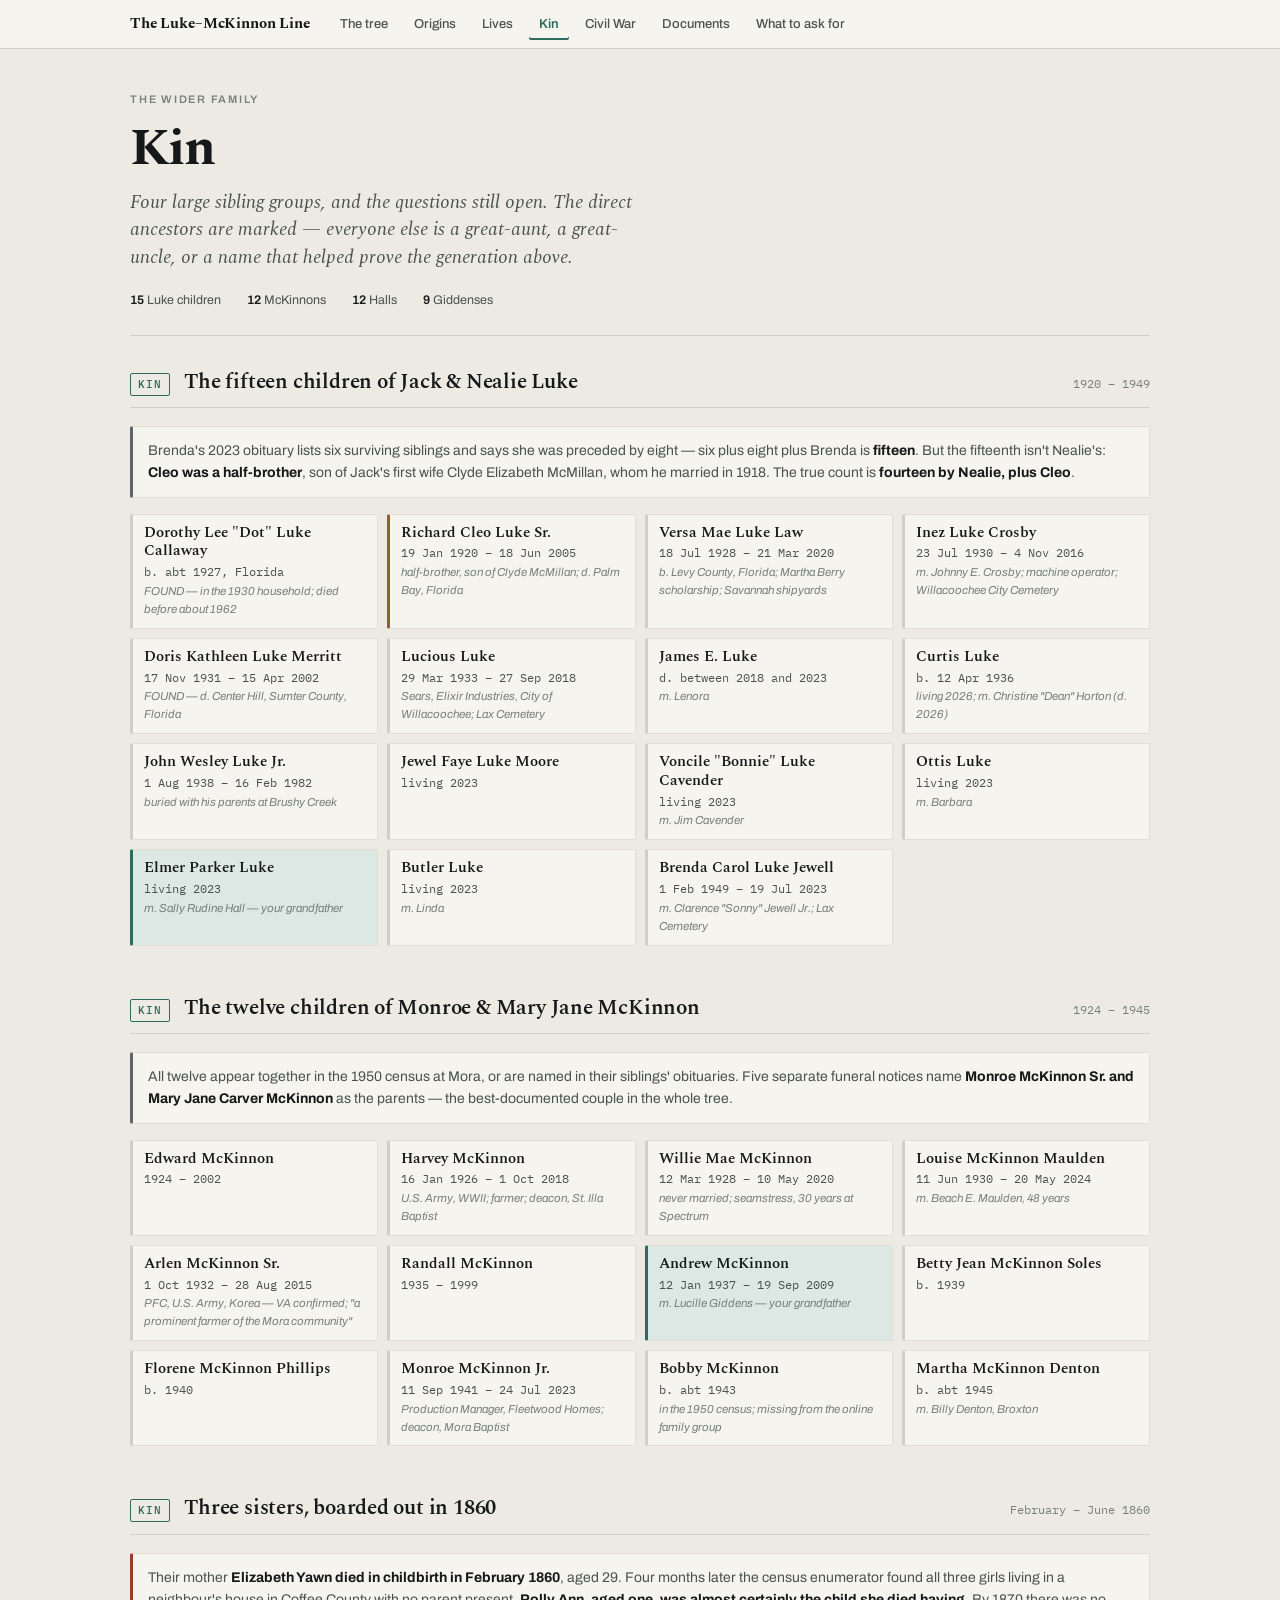
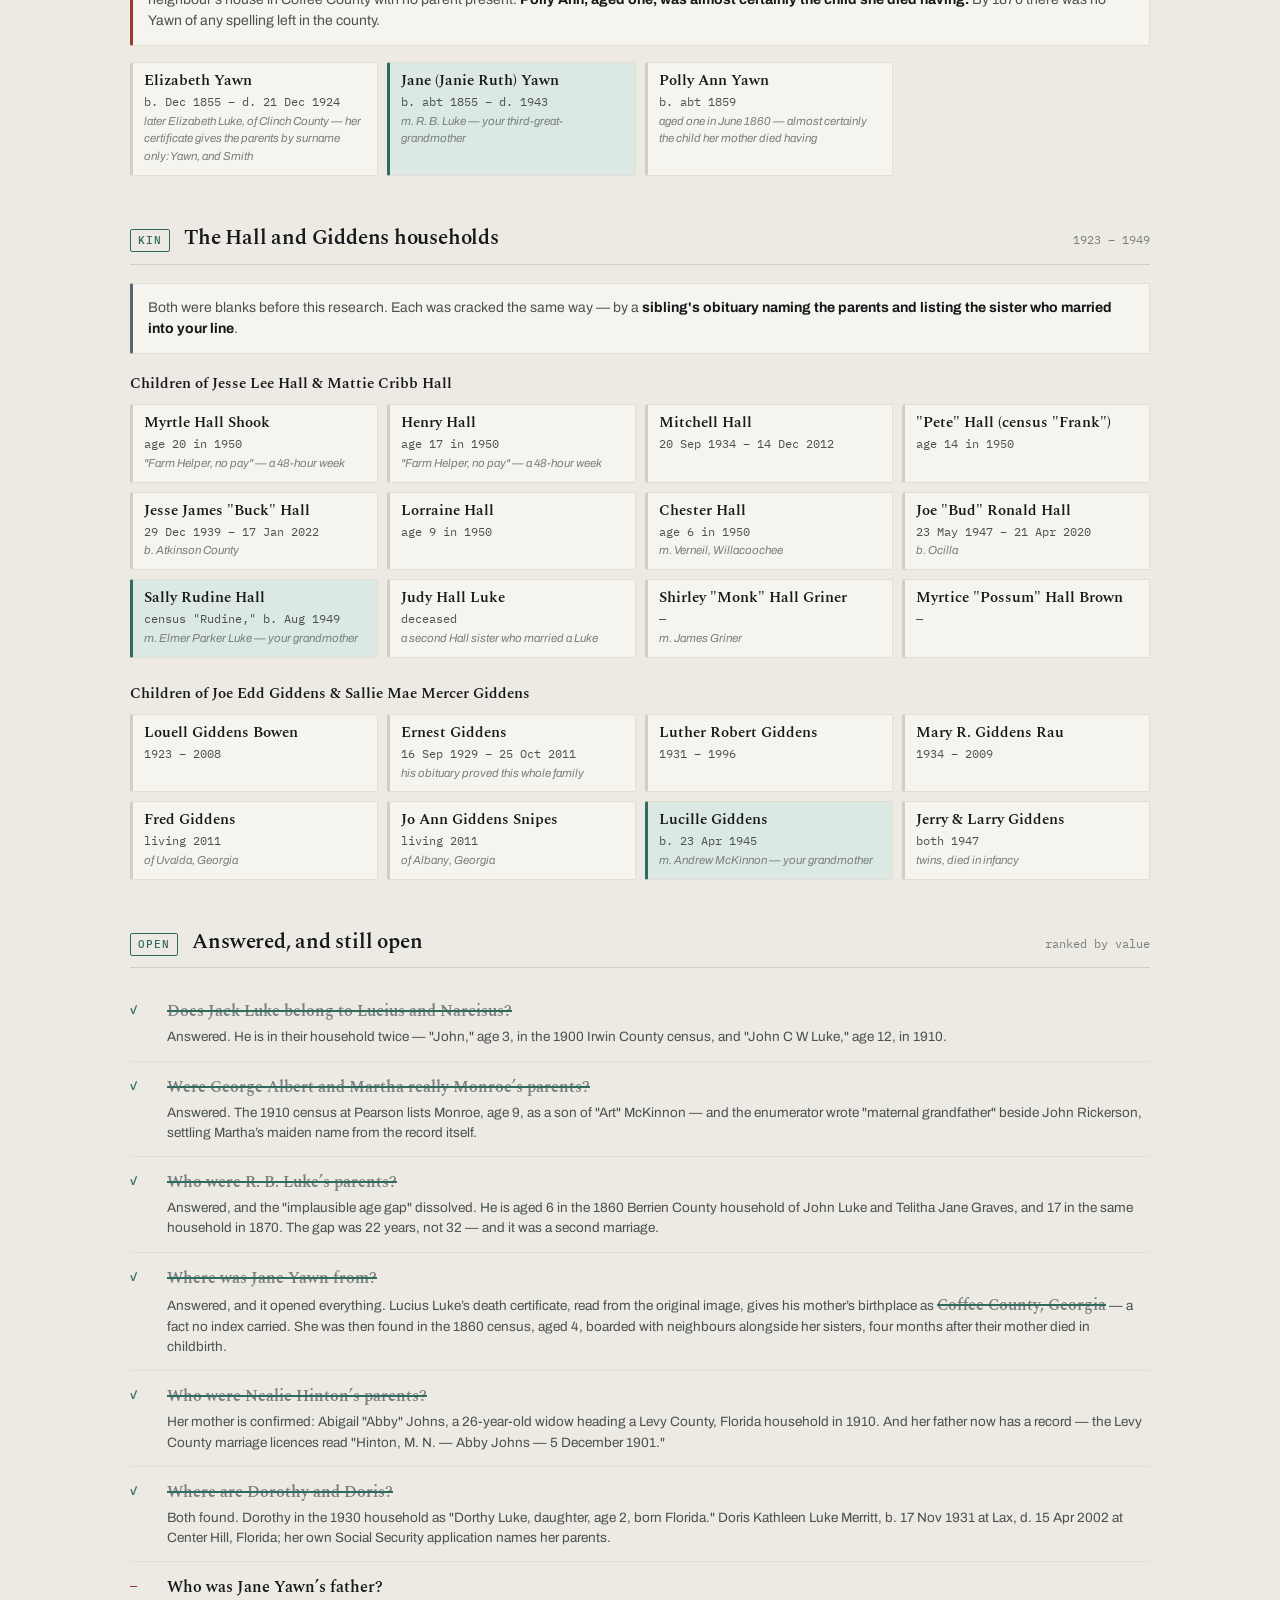
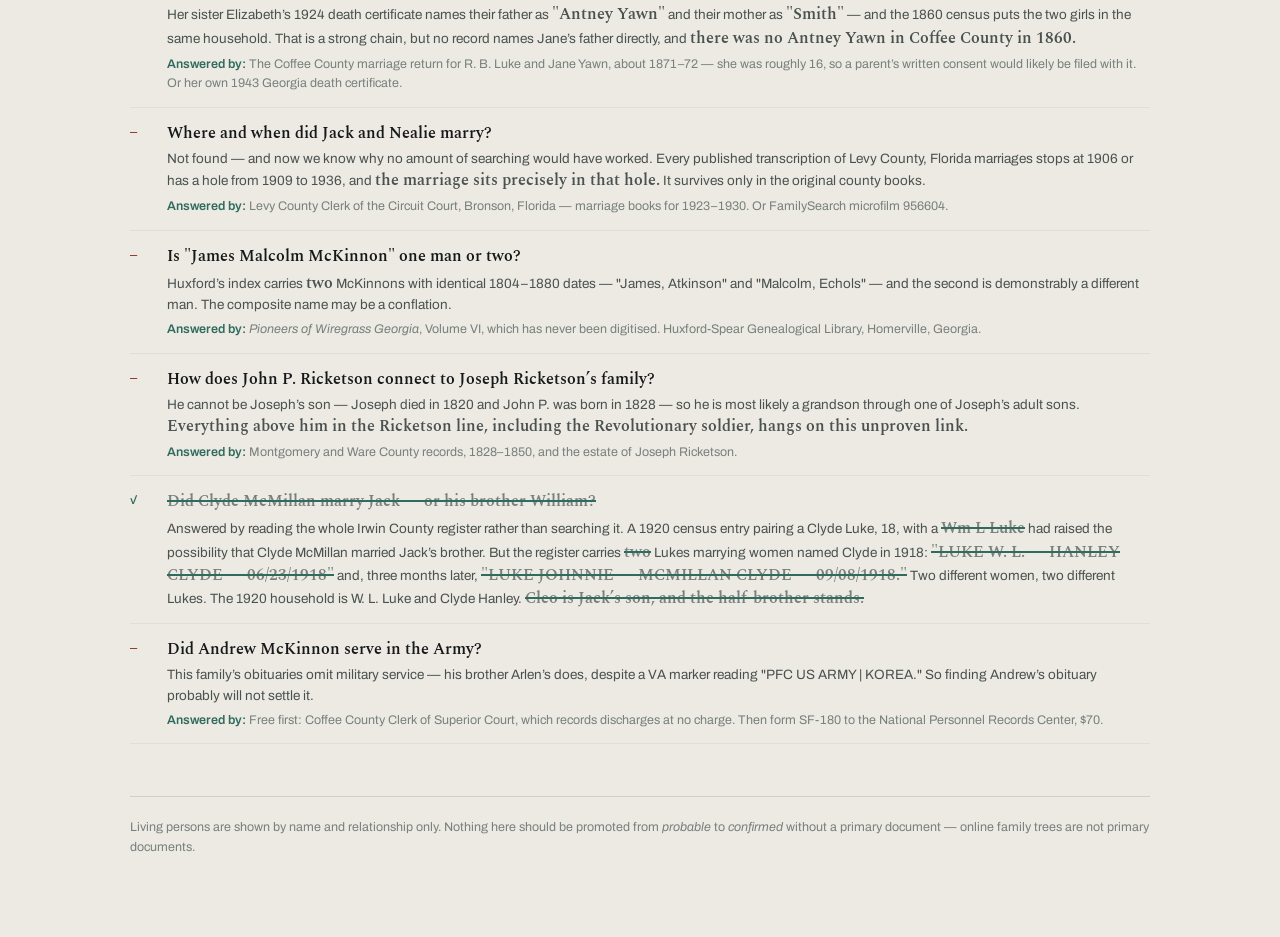
<file: kin.html>
<!doctype html>
<html lang="en">
<head>
<meta charset="utf-8">
<meta name="viewport" content="width=device-width,initial-scale=1">
<title>Kin — The Luke–McKinnon Line</title>
<meta name="description" content="The big sibling groups — fifteen Lukes, twelve McKinnons, the Halls and the Giddenses — and what is still unproven.">
<link rel="preconnect" href="https://fonts.googleapis.com">
<link rel="preconnect" href="https://fonts.gstatic.com" crossorigin>
<link rel="stylesheet" href="https://fonts.googleapis.com/css2?family=Spectral:ital,wght@0,400;0,600;0,700;1,400&family=Archivo:wght@400;500;600&family=IBM+Plex+Mono:wght@400;500&display=swap">
<link rel="stylesheet" href="assets/style.css">
</head>
<body>

<div class="wrap">
<header class="mast">
  <div class="eyebrow">The wider family</div>
  <h1>Kin
    <span class="sub">Four large sibling groups, and the questions still open. The direct
    ancestors are marked — everyone else is a great-aunt, a great-uncle, or a name that helped
    prove the generation above.</span>
  </h1>
  <div class="mast-meta">
    <span><b>15</b> Luke children</span><span><b>12</b> McKinnons</span>
    <span><b>12</b> Halls</span><span><b>9</b> Giddenses</span>
  </div>
</header>

<section id="luke-sibs" style="margin-top:8px">
  <div class="band-head"><span class="gen-no">KIN</span>
    <h2>The fifteen children of Jack &amp; Nealie Luke</h2><span class="era">1920 – 1949</span></div>
  <div class="note">Brenda's 2023 obituary lists six surviving siblings and says she was preceded
  by eight — six plus eight plus Brenda is <b>fifteen</b>. But the fifteenth isn't Nealie's:
  <b>Cleo was a half-brother</b>, son of Jack's first wife Clyde Elizabeth McMillan, whom he
  married in 1918. The true count is <b>fourteen by Nealie, plus Cleo</b>.</div>
  <div class="sibs" id="lukeSibs"></div>
</section>

<section id="mck-sibs">
  <div class="band-head"><span class="gen-no">KIN</span>
    <h2>The twelve children of Monroe &amp; Mary Jane McKinnon</h2><span class="era">1924 – 1945</span></div>
  <div class="note">All twelve appear together in the 1950 census at Mora, or are named in their
  siblings' obituaries. Five separate funeral notices name <b>Monroe McKinnon Sr. and Mary Jane
  Carver McKinnon</b> as the parents — the best-documented couple in the whole tree.</div>
  <div class="sibs" id="mckSibs"></div>
</section>

<section id="yawn-sibs">
  <div class="band-head"><span class="gen-no">KIN</span>
    <h2>Three sisters, boarded out in 1860</h2><span class="era">February – June 1860</span></div>
  <div class="note warn">Their mother <b>Elizabeth Yawn died in childbirth in February 1860</b>,
  aged 29. Four months later the census enumerator found all three girls living in a neighbour's
  house in Coffee County with no parent present. <b>Polly Ann, aged one, was almost certainly the
  child she died having.</b> By 1870 there was no Yawn of any spelling left in the county.</div>
  <div class="sibs" id="yawnSibs"></div>
</section>

<section id="other-sibs">
  <div class="band-head"><span class="gen-no">KIN</span>
    <h2>The Hall and Giddens households</h2><span class="era">1923 – 1949</span></div>
  <div class="note">Both were blanks before this research. Each was cracked the same way — by a
  <b>sibling's obituary naming the parents and listing the sister who married into your line</b>.</div>
  <h4 style="font-size:15px;margin:18px 0 9px;font-weight:600">Children of Jesse Lee Hall &amp; Mattie Cribb Hall</h4>
  <div class="sibs" id="hallSibs"></div>
  <h4 style="font-size:15px;margin:24px 0 9px;font-weight:600">Children of Joe Edd Giddens &amp; Sallie Mae Mercer Giddens</h4>
  <div class="sibs" id="gidSibs"></div>
</section>

<section id="open">
  <div class="band-head"><span class="gen-no">OPEN</span>
    <h2>Answered, and still open</h2><span class="era">ranked by value</span></div>
  <div id="qList"></div>
</section>

<footer>
  Living persons are shown by name and relationship only. Nothing here should be promoted from
  <em>probable</em> to <em>confirmed</em> without a primary document — online family trees are not
  primary documents.
</footer>
</div>

<script src="assets/data.js"></script>
<script src="assets/app.js"></script>
<script>
const sib = a => a.map(([n,d,note,cls]) =>
  `<div class="sib ${cls||''}"><b>${n}</b>${d?`<div class="d">${d}</div>`:''}${note?`<div class="n">${note}</div>`:''}</div>`).join('');

document.getElementById('lukeSibs').innerHTML = sib([
 ['Dorothy Lee "Dot" Luke Callaway','b. abt 1927, Florida','FOUND — in the 1930 household; died before about 1962'],
 ['Richard Cleo Luke Sr.','19 Jan 1920 – 18 Jun 2005','half-brother, son of Clyde McMillan; d. Palm Bay, Florida','half'],
 ['Versa Mae Luke Law','18 Jul 1928 – 21 Mar 2020','b. Levy County, Florida; Martha Berry scholarship; Savannah shipyards'],
 ['Inez Luke Crosby','23 Jul 1930 – 4 Nov 2016','m. Johnny E. Crosby; machine operator; Willacoochee City Cemetery'],
 ['Doris Kathleen Luke Merritt','17 Nov 1931 – 15 Apr 2002','FOUND — d. Center Hill, Sumter County, Florida'],
 ['Lucious Luke','29 Mar 1933 – 27 Sep 2018','Sears, Elixir Industries, City of Willacoochee; Lax Cemetery'],
 ['James E. Luke','d. between 2018 and 2023','m. Lenora'],
 ['Curtis Luke','b. 12 Apr 1936','living 2026; m. Christine "Dean" Horton (d. 2026)'],
 ['John Wesley Luke Jr.','1 Aug 1938 – 16 Feb 1982','buried with his parents at Brushy Creek'],
 ['Jewel Faye Luke Moore','living 2023',''],
 ['Voncile "Bonnie" Luke Cavender','living 2023','m. Jim Cavender'],
 ['Ottis Luke','living 2023','m. Barbara'],
 ['Elmer Parker Luke','living 2023','m. Sally Rudine Hall — your grandfather','direct'],
 ['Butler Luke','living 2023','m. Linda'],
 ['Brenda Carol Luke Jewell','1 Feb 1949 – 19 Jul 2023','m. Clarence "Sonny" Jewell Jr.; Lax Cemetery']]);

document.getElementById('mckSibs').innerHTML = sib([
 ['Edward McKinnon','1924 – 2002',''],
 ['Harvey McKinnon','16 Jan 1926 – 1 Oct 2018','U.S. Army, WWII; farmer; deacon, St. Illa Baptist'],
 ['Willie Mae McKinnon','12 Mar 1928 – 10 May 2020','never married; seamstress, 30 years at Spectrum'],
 ['Louise McKinnon Maulden','11 Jun 1930 – 20 May 2024','m. Beach E. Maulden, 48 years'],
 ['Arlen McKinnon Sr.','1 Oct 1932 – 28 Aug 2015','PFC, U.S. Army, Korea — VA confirmed; "a prominent farmer of the Mora community"'],
 ['Randall McKinnon','1935 – 1999',''],
 ['Andrew McKinnon','12 Jan 1937 – 19 Sep 2009','m. Lucille Giddens — your grandfather','direct'],
 ['Betty Jean McKinnon Soles','b. 1939',''],
 ['Florene McKinnon Phillips','b. 1940',''],
 ['Monroe McKinnon Jr.','11 Sep 1941 – 24 Jul 2023','Production Manager, Fleetwood Homes; deacon, Mora Baptist'],
 ['Bobby McKinnon','b. abt 1943','in the 1950 census; missing from the online family group'],
 ['Martha McKinnon Denton','b. abt 1945','m. Billy Denton, Broxton']]);

document.getElementById('yawnSibs').innerHTML = sib([
 ['Elizabeth Yawn','b. Dec 1855 – d. 21 Dec 1924','later Elizabeth Luke, of Clinch County — her certificate gives the parents by surname only: Yawn, and Smith'],
 ['Jane (Janie Ruth) Yawn','b. abt 1855 – d. 1943','m. R. B. Luke — your third-great-grandmother','direct'],
 ['Polly Ann Yawn','b. abt 1859','aged one in June 1860 — almost certainly the child her mother died having']]);

document.getElementById('hallSibs').innerHTML = sib([
 ['Myrtle Hall Shook','age 20 in 1950','"Farm Helper, no pay" — a 48-hour week'],
 ['Henry Hall','age 17 in 1950','"Farm Helper, no pay" — a 48-hour week'],
 ['Mitchell Hall','20 Sep 1934 – 14 Dec 2012',''],
 ['"Pete" Hall (census "Frank")','age 14 in 1950',''],
 ['Jesse James "Buck" Hall','29 Dec 1939 – 17 Jan 2022','b. Atkinson County'],
 ['Lorraine Hall','age 9 in 1950',''],
 ['Chester Hall','age 6 in 1950','m. Verneil, Willacoochee'],
 ['Joe "Bud" Ronald Hall','23 May 1947 – 21 Apr 2020','b. Ocilla'],
 ['Sally Rudine Hall','census "Rudine," b. Aug 1949','m. Elmer Parker Luke — your grandmother','direct'],
 ['Judy Hall Luke','deceased','a second Hall sister who married a Luke'],
 ['Shirley "Monk" Hall Griner','—','m. James Griner'],
 ['Myrtice "Possum" Hall Brown','—','']]);

document.getElementById('gidSibs').innerHTML = sib([
 ['Louell Giddens Bowen','1923 – 2008',''],
 ['Ernest Giddens','16 Sep 1929 – 25 Oct 2011','his obituary proved this whole family'],
 ['Luther Robert Giddens','1931 – 1996',''],
 ['Mary R. Giddens Rau','1934 – 2009',''],
 ['Fred Giddens','living 2011','of Uvalda, Georgia'],
 ['Jo Ann Giddens Snipes','living 2011','of Albany, Georgia'],
 ['Lucille Giddens','b. 23 Apr 1945','m. Andrew McKinnon — your grandmother','direct'],
 ['Jerry &amp; Larry Giddens','both 1947','twins, died in infancy']]);

const QS = [
 [1,'Does Jack Luke belong to Lucius and Narcisus?',
  'Answered. He is in their household twice — "John," age 3, in the 1900 Irwin County census, and "John C W Luke," age 12, in 1910.',''],
 [1,'Were George Albert and Martha really Monroe’s parents?',
  'Answered. The 1910 census at Pearson lists Monroe, age 9, as a son of "Art" McKinnon — and the enumerator wrote "maternal grandfather" beside John Rickerson, settling Martha’s maiden name from the record itself.',''],
 [1,'Who were R. B. Luke’s parents?',
  'Answered, and the "implausible age gap" dissolved. He is aged 6 in the 1860 Berrien County household of John Luke and Telitha Jane Graves, and 17 in the same household in 1870. The gap was 22 years, not 32 — and it was a second marriage.',''],
 [1,'Where was Jane Yawn from?',
  'Answered, and it opened everything. Lucius Luke’s death certificate, read from the original image, gives his mother’s birthplace as <b>Coffee County, Georgia</b> — a fact no index carried. She was then found in the 1860 census, aged 4, boarded with neighbours alongside her sisters, four months after their mother died in childbirth.',''],
 [1,'Who were Nealie Hinton’s parents?',
  'Her mother is confirmed: Abigail "Abby" Johns, a 26-year-old widow heading a Levy County, Florida household in 1910. And her father now has a record — the Levy County marriage licences read "Hinton, M. N. — Abby Johns — 5 December 1901."',''],
 [1,'Where are Dorothy and Doris?',
  'Both found. Dorothy in the 1930 household as "Dorthy Luke, daughter, age 2, born Florida." Doris Kathleen Luke Merritt, b. 17 Nov 1931 at Lax, d. 15 Apr 2002 at Center Hill, Florida; her own Social Security application names her parents.',''],
 [0,'Who was Jane Yawn’s father?',
  'Her sister Elizabeth’s 1924 death certificate names their father as <b>"Antney Yawn"</b> and their mother as <b>"Smith"</b> — and the 1860 census puts the two girls in the same household. That is a strong chain, but no record names Jane’s father directly, and <b>there was no Antney Yawn in Coffee County in 1860.</b>',
  'The Coffee County marriage return for R. B. Luke and Jane Yawn, about 1871–72 — she was roughly 16, so a parent’s written consent would likely be filed with it. Or her own 1943 Georgia death certificate.'],
 [0,'Where and when did Jack and Nealie marry?',
  'Not found — and now we know why no amount of searching would have worked. Every published transcription of Levy County, Florida marriages stops at 1906 or has a hole from 1909 to 1936, and <b>the marriage sits precisely in that hole.</b> It survives only in the original county books.',
  'Levy County Clerk of the Circuit Court, Bronson, Florida — marriage books for 1923–1930. Or FamilySearch microfilm 956604.'],
 [0,'Is "James Malcolm McKinnon" one man or two?',
  'Huxford’s index carries <b>two</b> McKinnons with identical 1804–1880 dates — "James, Atkinson" and "Malcolm, Echols" — and the second is demonstrably a different man. The composite name may be a conflation.',
  '<i>Pioneers of Wiregrass Georgia</i>, Volume VI, which has never been digitised. Huxford-Spear Genealogical Library, Homerville, Georgia.'],
 [0,'How does John P. Ricketson connect to Joseph Ricketson’s family?',
  'He cannot be Joseph’s son — Joseph died in 1820 and John P. was born in 1828 — so he is most likely a grandson through one of Joseph’s adult sons. <b>Everything above him in the Ricketson line, including the Revolutionary soldier, hangs on this unproven link.</b>',
  'Montgomery and Ware County records, 1828–1850, and the estate of Joseph Ricketson.'],
 [1,'Did Clyde McMillan marry Jack — or his brother William?',
  'Answered by reading the whole Irwin County register rather than searching it. A 1920 census entry pairing a Clyde Luke, 18, with a <b>Wm L Luke</b> had raised the possibility that Clyde McMillan married Jack’s brother. But the register carries <b>two</b> Lukes marrying women named Clyde in 1918: <b>"LUKE W. L. — HANLEY CLYDE — 06/23/1918"</b> and, three months later, <b>"LUKE JOHNNIE — MCMILLAN CLYDE — 09/08/1918."</b> Two different women, two different Lukes. The 1920 household is W. L. Luke and Clyde Hanley. <b>Cleo is Jack’s son, and the half-brother stands.</b>',
  ''],
 [0,'Did Andrew McKinnon serve in the Army?',
  'This family’s obituaries omit military service — his brother Arlen’s does, despite a VA marker reading "PFC US ARMY | KOREA." So finding Andrew’s obituary probably will not settle it.',
  'Free first: Coffee County Clerk of Superior Court, which records discharges at no charge. Then form SF-180 to the National Personnel Records Center, $70.']];

document.getElementById('qList').innerHTML = QS.map(([solved,t,b,f]) => `
 <div class="q ${solved?'solved':'open'}"><div class="q-rank">${solved?'✓':'—'}</div>
  <div class="q-b"><b>${t}</b><p>${b}</p>
  ${f?`<div class="fix"><span>Answered by:</span> ${f}</div>`:''}</div></div>`).join('');
</script>
</body>
</html>
</file>
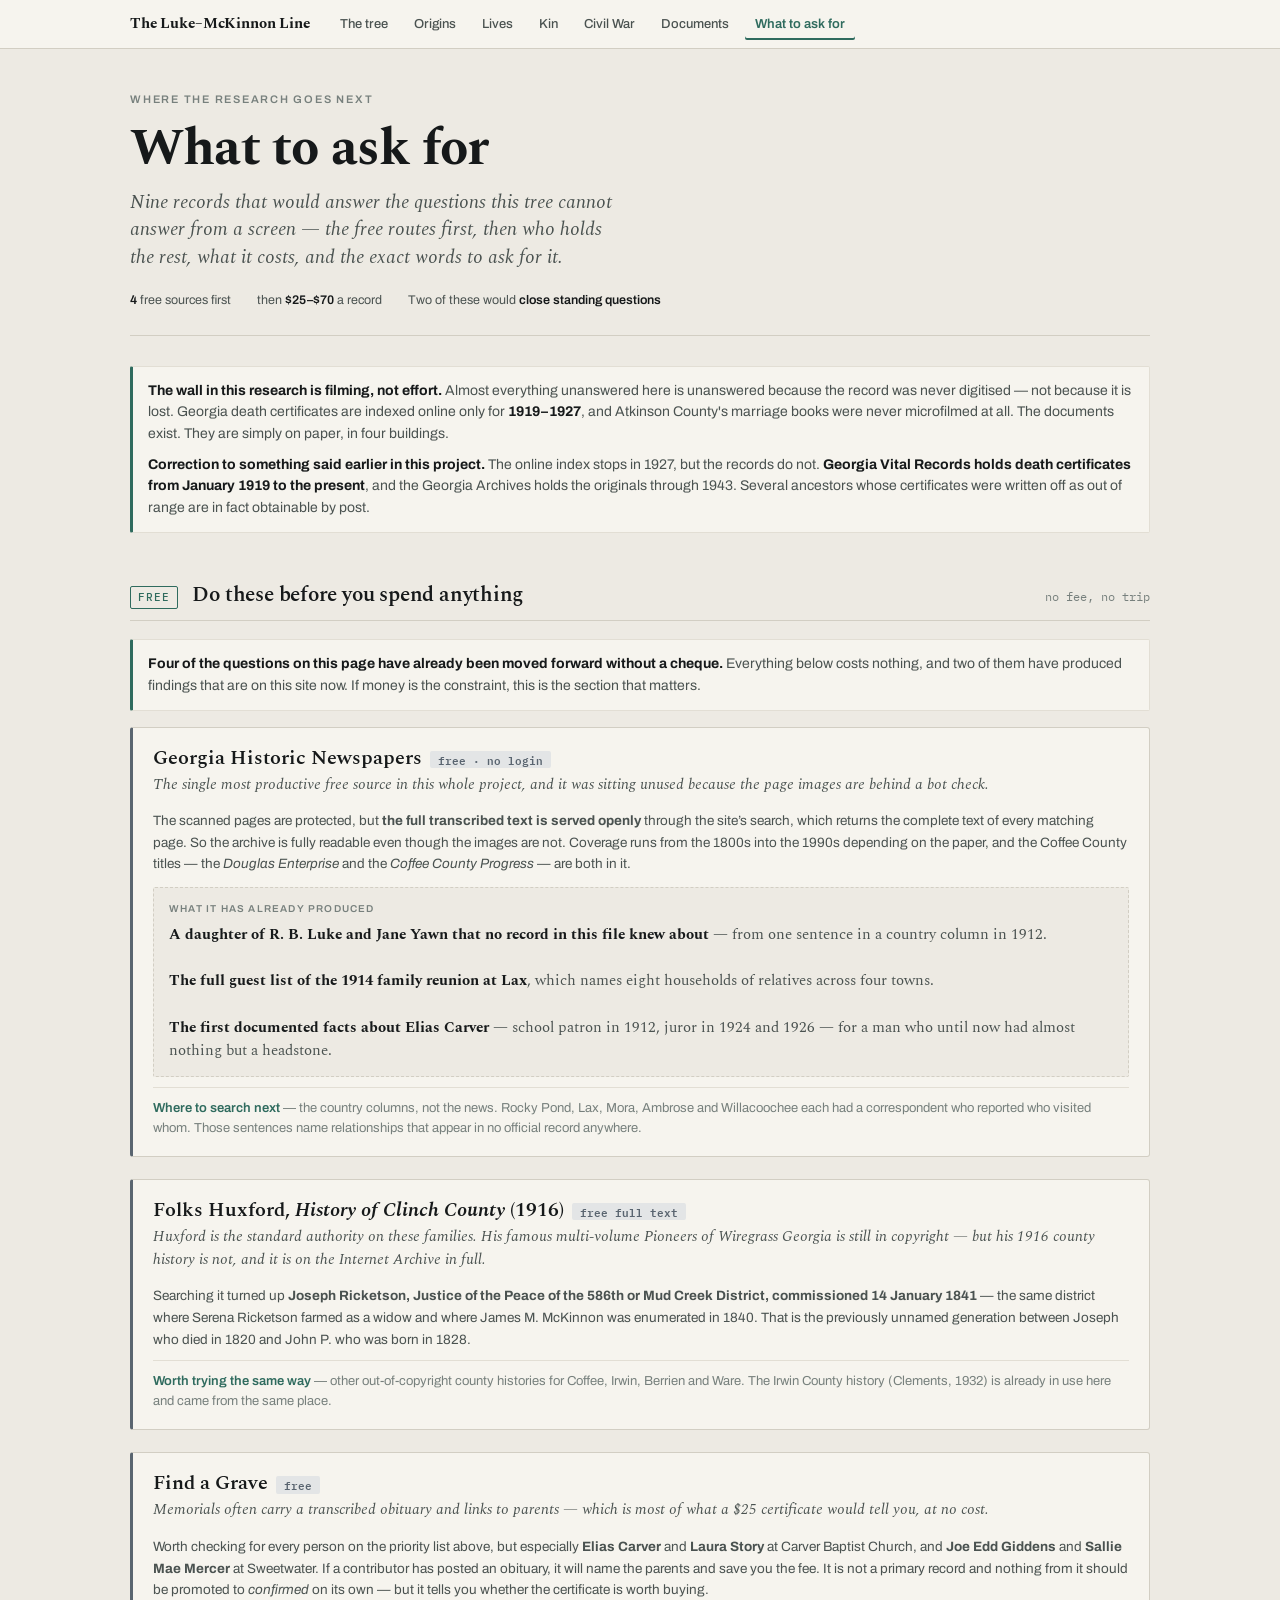
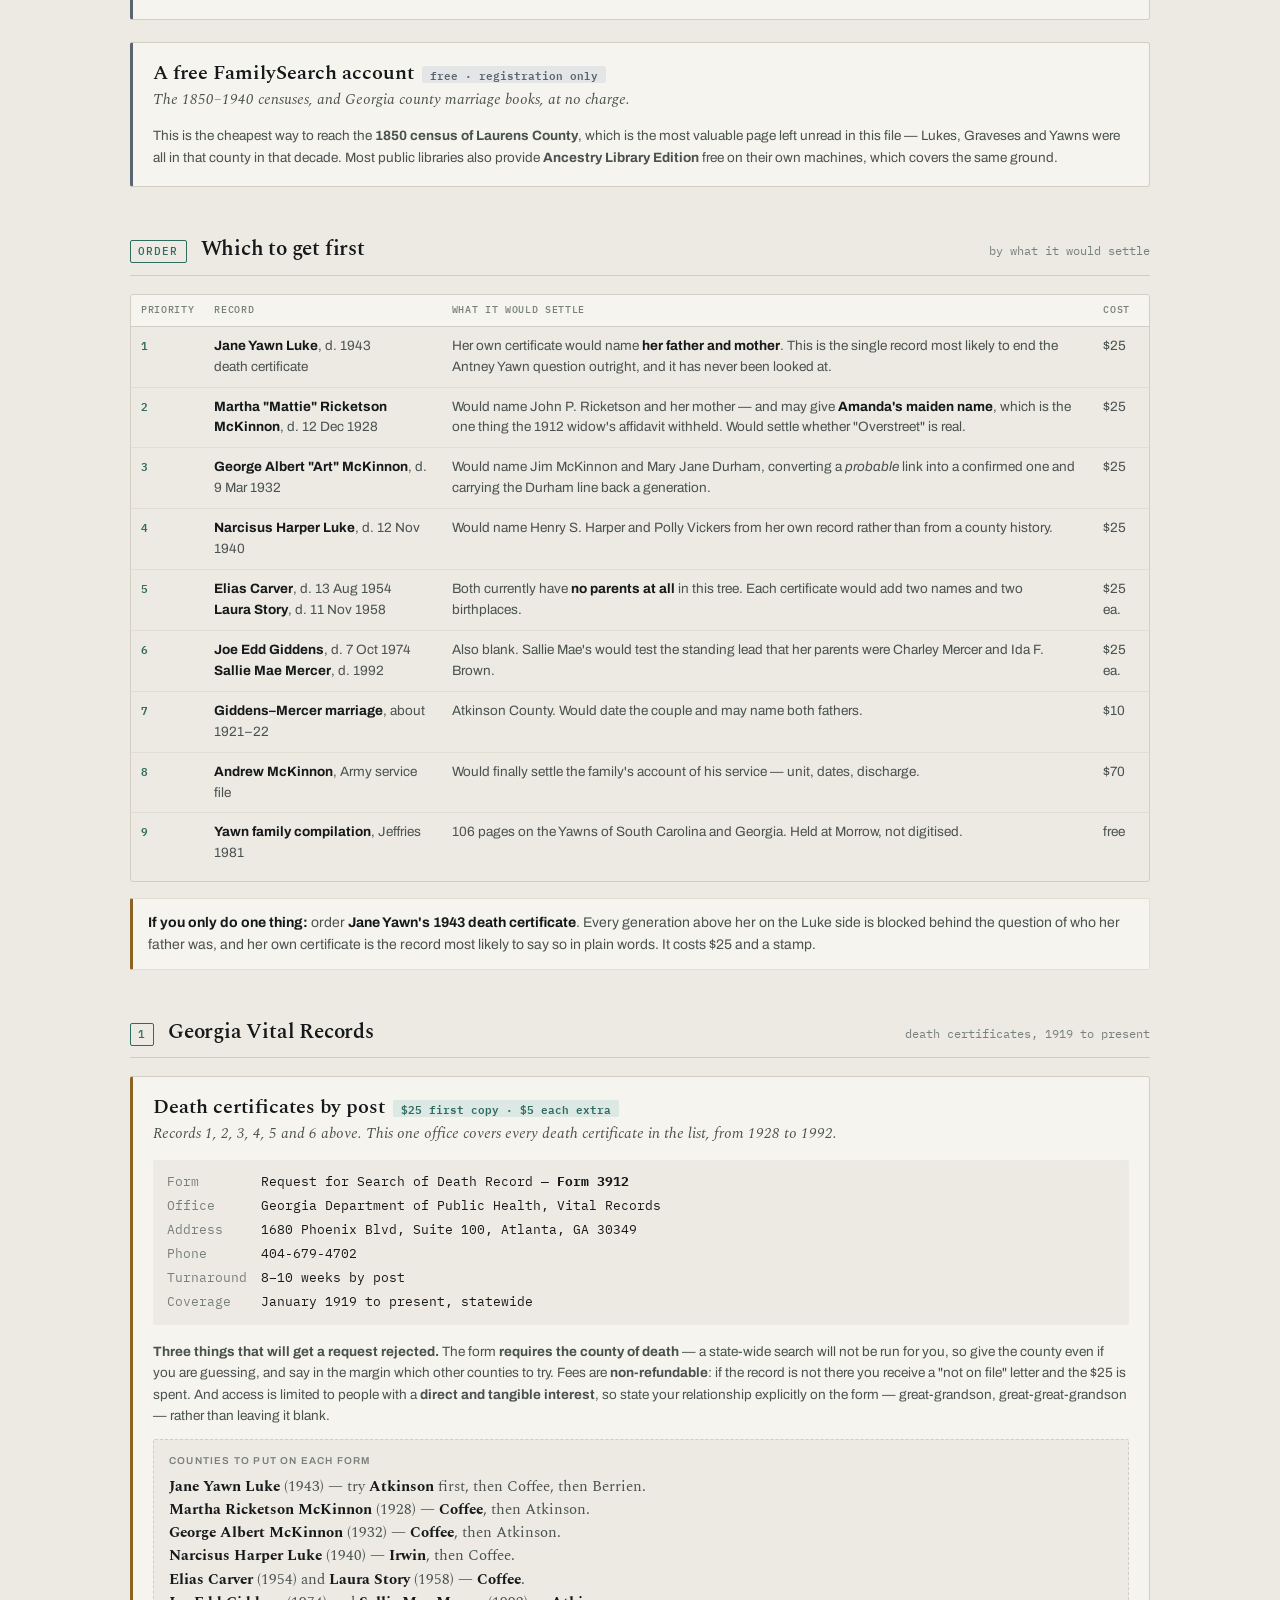
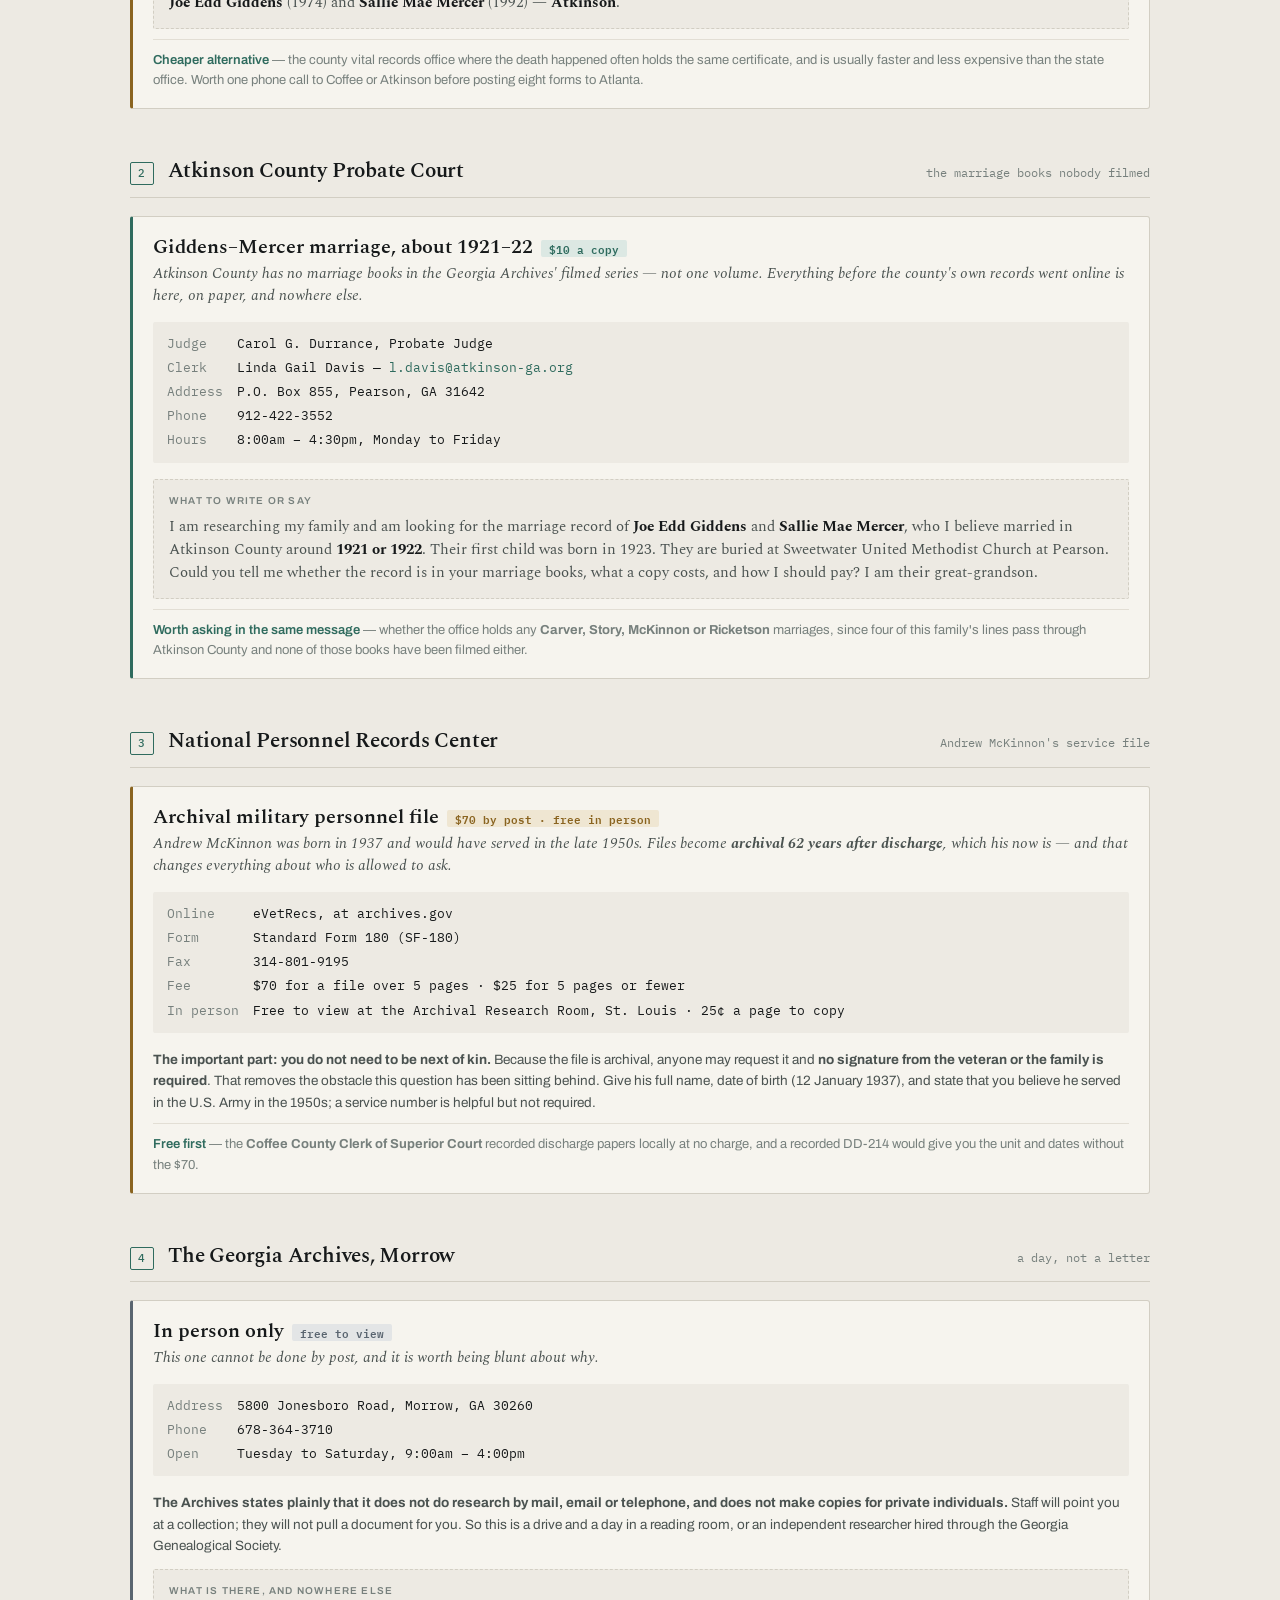
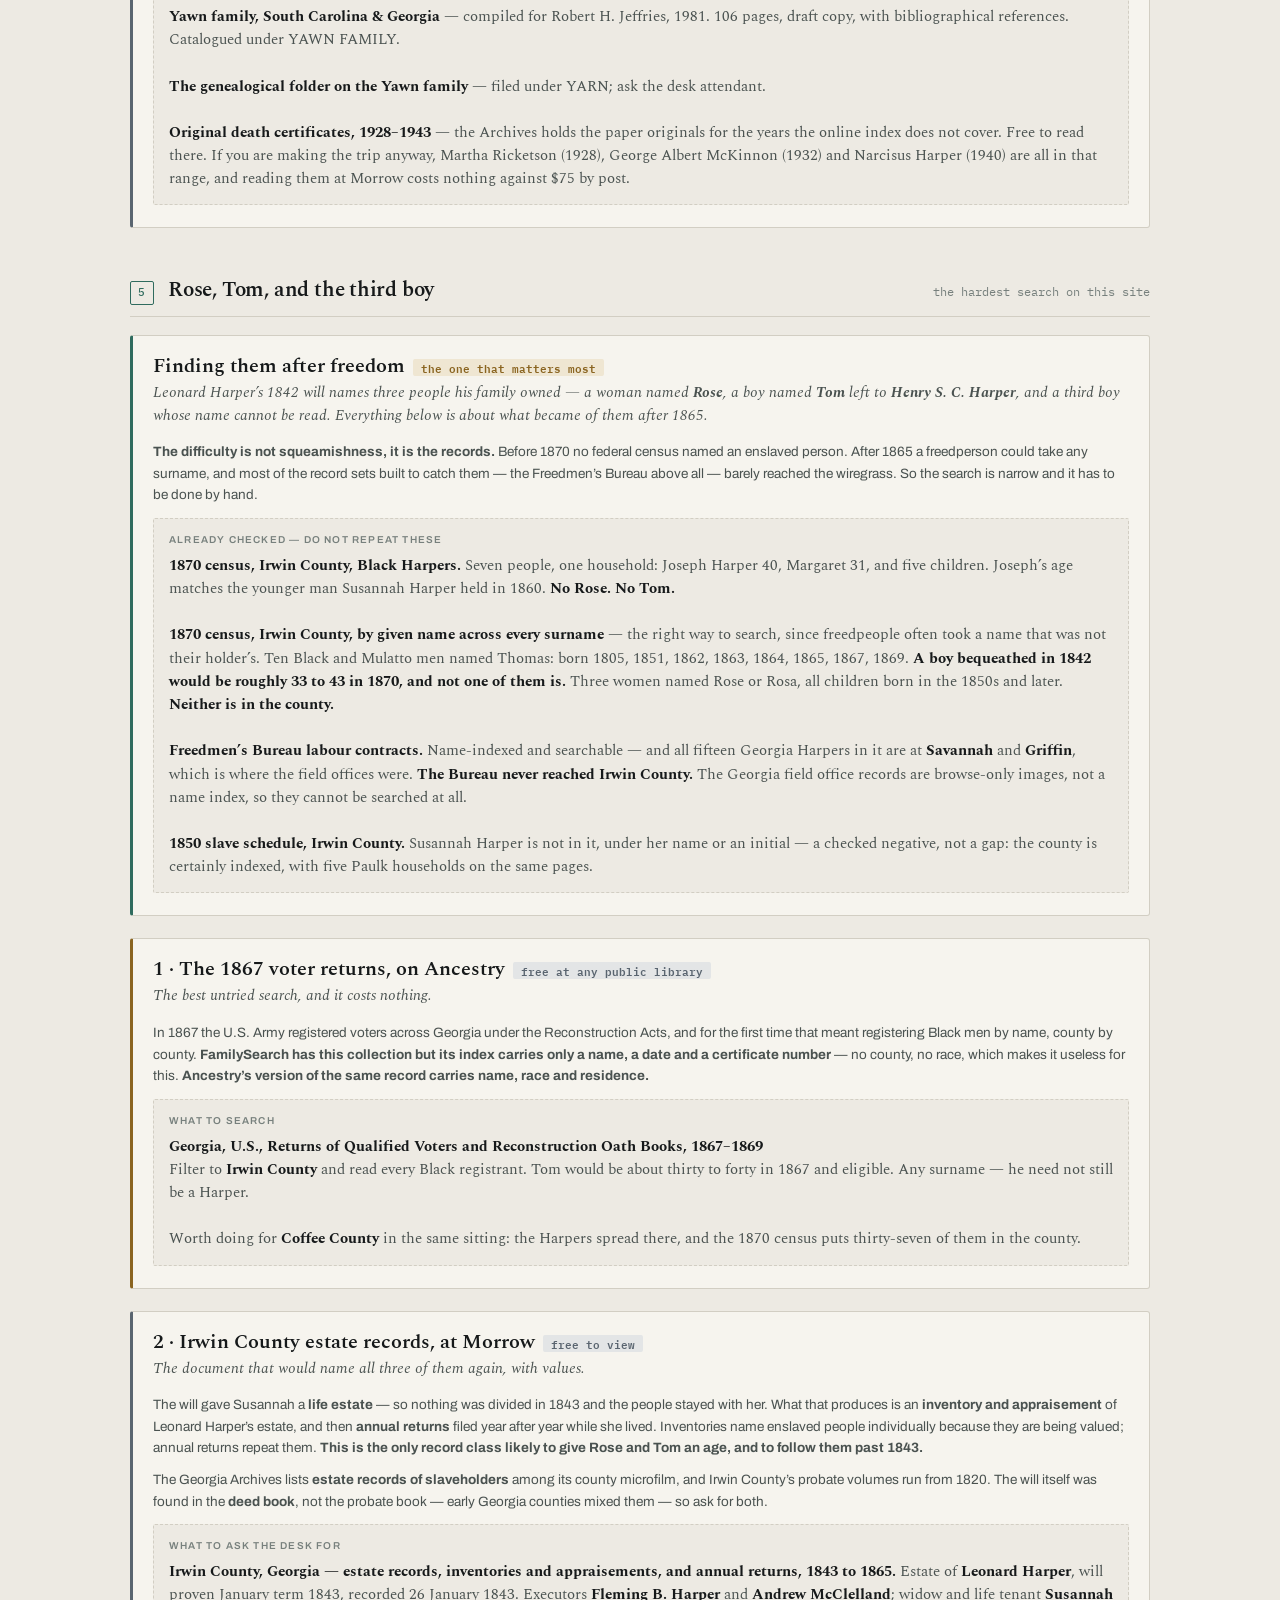
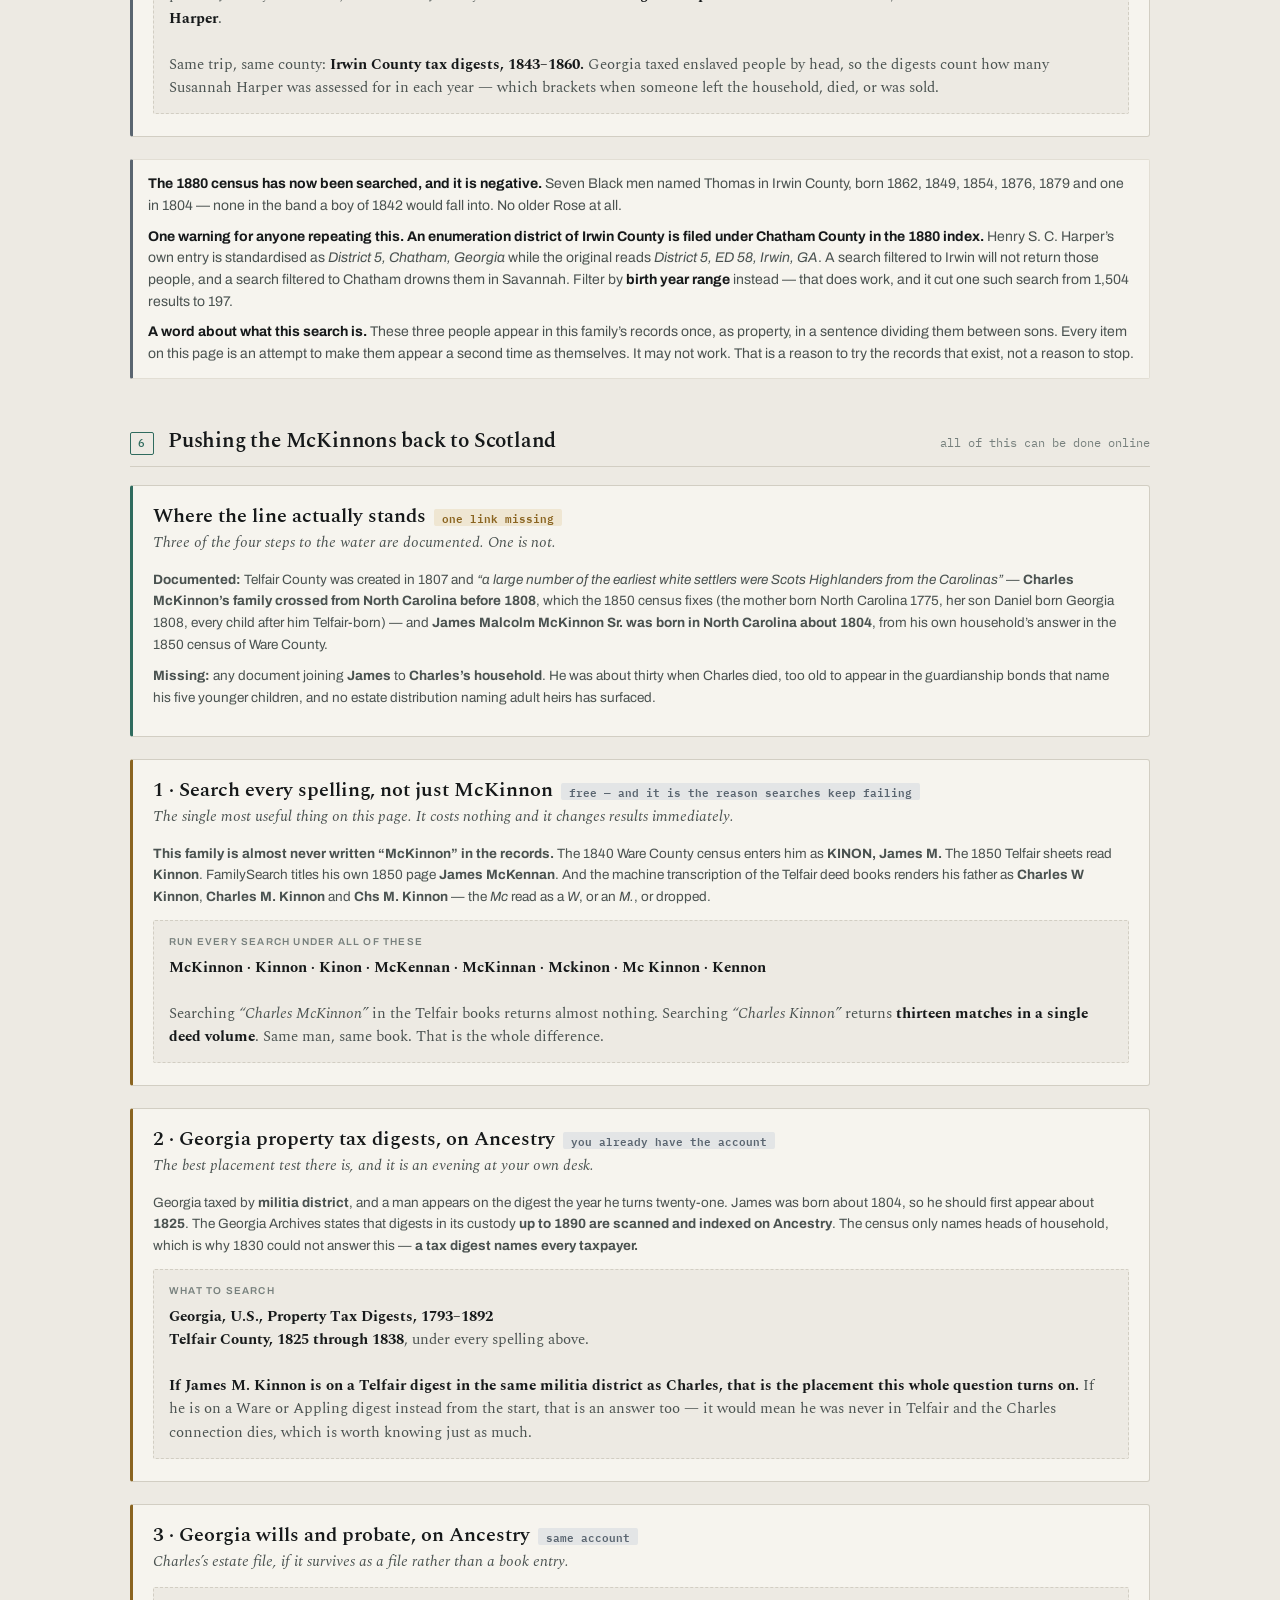
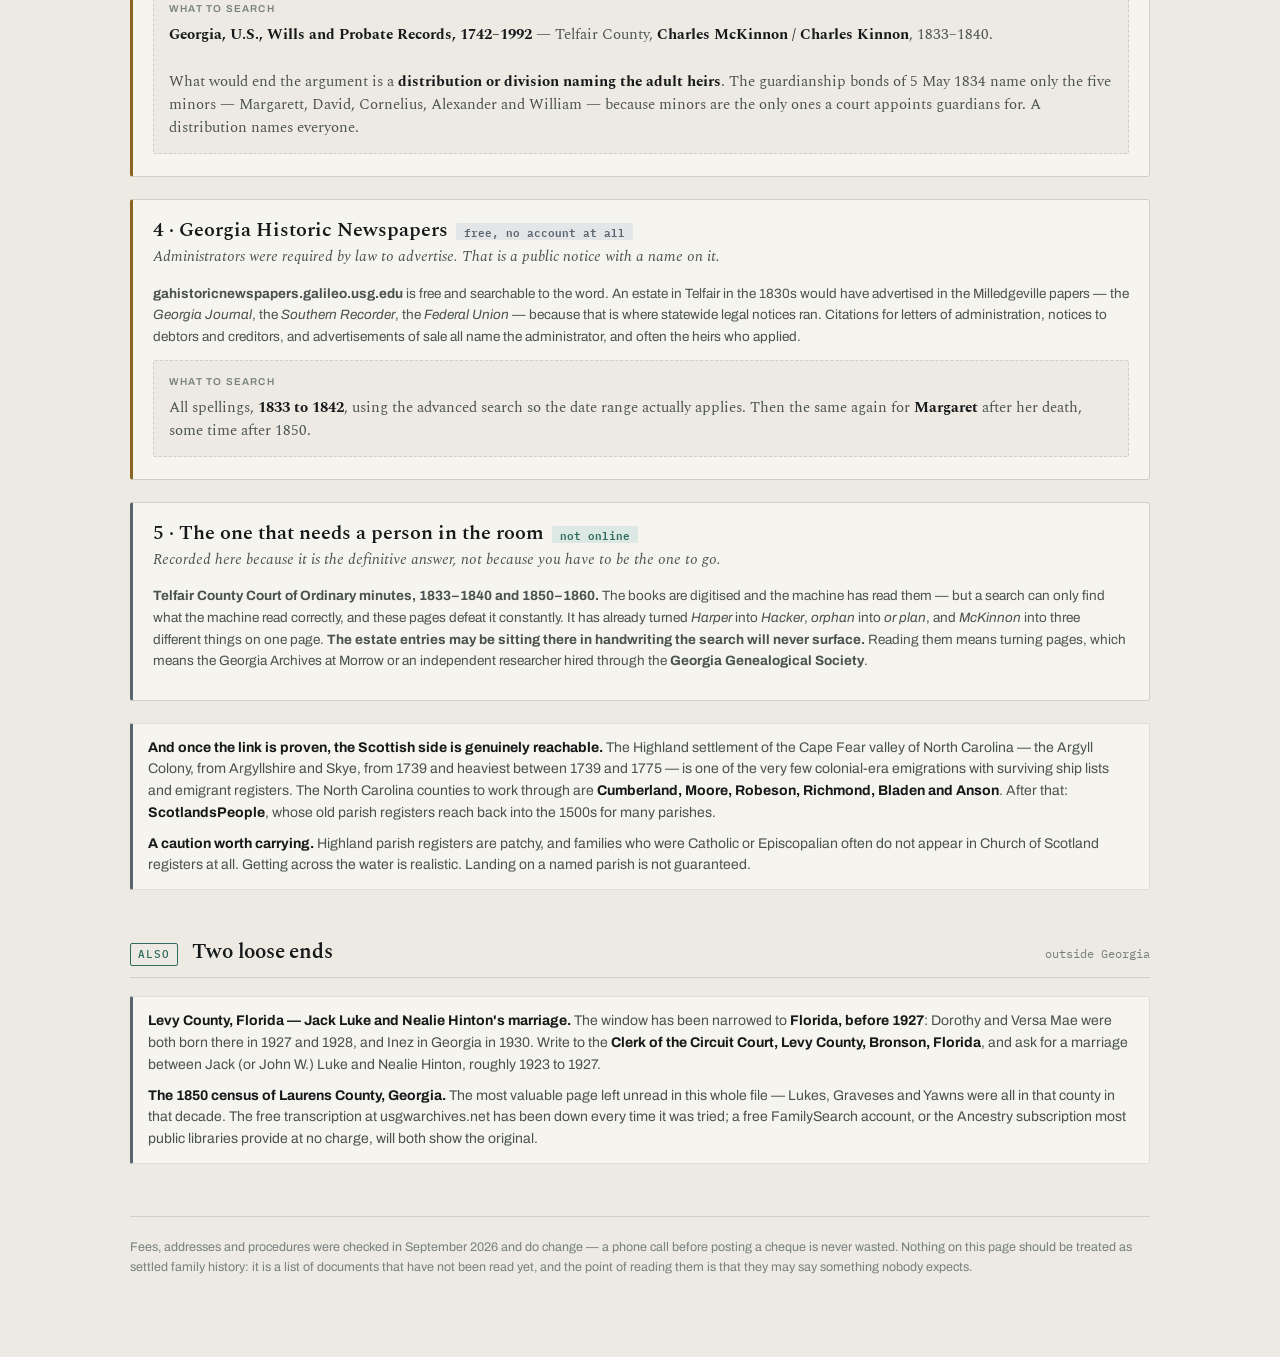
<file: next.html>
<!doctype html>
<html lang="en">
<head>
<meta charset="utf-8">
<meta name="viewport" content="width=device-width,initial-scale=1">
<title>What to ask for — The Luke–McKinnon Line</title>
<meta name="description" content="The records that would answer the open questions, who holds each one, what it costs, and the exact words to ask for it.">
<link rel="preconnect" href="https://fonts.googleapis.com">
<link rel="preconnect" href="https://fonts.gstatic.com" crossorigin>
<link rel="stylesheet" href="https://fonts.googleapis.com/css2?family=Spectral:ital,wght@0,400;0,600;0,700;1,400&family=Archivo:wght@400;500;600&family=IBM+Plex+Mono:wght@400;500&display=swap">
<link rel="stylesheet" href="assets/style.css">
<style>
.office{border:1px solid var(--rule);border-left:3px solid var(--verdigris);border-radius:3px;
  background:var(--panel);padding:18px 20px;margin-bottom:22px}
.office.post{border-left-color:var(--ochre)}
.office.visit{border-left-color:var(--slate)}
.office h3{font-size:20px;font-weight:600;line-height:1.2;margin-bottom:3px}
.office .what{font-family:Spectral,serif;font-style:italic;font-size:15px;color:var(--ink-2);
  margin:4px 0 14px;line-height:1.5}
.contact{display:grid;grid-template-columns:auto 1fr;gap:4px 14px;font-size:13px;
  font-family:"IBM Plex Mono",monospace;margin-bottom:16px;
  background:var(--ground);padding:12px 14px;border-radius:2px}
.contact dt{color:var(--ink-3);white-space:nowrap}
.contact dd{margin:0;color:var(--ink)}
.contact dd a{text-decoration:none}
.ask{border:1px dashed var(--rule);border-radius:2px;padding:13px 15px;margin:12px 0 4px;
  background:var(--ground);font-family:Spectral,serif;font-size:14.5px;line-height:1.6;color:var(--ink-2)}
.ask b{color:var(--ink)}
.ask .lbl{display:block;font-family:Archivo,sans-serif;font-style:normal;font-size:10px;
  letter-spacing:.12em;text-transform:uppercase;color:var(--ink-3);font-weight:600;margin-bottom:7px}
.cost{display:inline-block;font-family:"IBM Plex Mono",monospace;font-size:11px;
  background:var(--verdigris-wash);color:var(--verdigris);padding:2px 8px;border-radius:2px;
  margin-left:8px;vertical-align:middle}
.cost.free{background:var(--slate-wash);color:var(--slate)}
.cost.high{background:var(--ochre-wash);color:var(--ochre)}
.pri{width:100%;border-collapse:collapse;font-size:13.5px;margin-bottom:8px}
.pri th{text-align:left;font-family:"IBM Plex Mono",monospace;font-size:9.5px;letter-spacing:.07em;
  text-transform:uppercase;color:var(--ink-3);padding:8px 10px;border-bottom:1px solid var(--rule);
  font-weight:500;background:var(--panel)}
.pri td{padding:9px 10px;border-bottom:1px solid var(--rule-soft);vertical-align:top;color:var(--ink-2)}
.pri td:first-child{font-family:"IBM Plex Mono",monospace;font-size:11px;color:var(--verdigris);
  font-weight:600;white-space:nowrap}
.pri td b{color:var(--ink)}
.pri tr:last-child td{border-bottom:none}
.wins{font-size:13px;color:var(--verdigris);font-weight:600;margin-top:10px;
  padding-top:10px;border-top:1px solid var(--rule-soft)}
.wins span{color:var(--ink-3);font-weight:400}
</style>
</head>
<body>

<div class="wrap">
<header class="mast">
  <div class="eyebrow">Where the research goes next</div>
  <h1>What to ask for
    <span class="sub">Nine records that would answer the questions this tree cannot answer from a
    screen — the free routes first, then who holds the rest, what it costs, and the exact words to ask for it.</span>
  </h1>
  <div class="mast-meta">
    <span><b>4</b> free sources first</span>
    <span>then <b>$25–$70</b> a record</span>
    <span>Two of these would <b>close standing questions</b></span>
  </div>
</header>

<div class="note win">
  <p><b>The wall in this research is filming, not effort.</b> Almost everything unanswered here is
  unanswered because the record was never digitised — not because it is lost. Georgia death
  certificates are indexed online only for <b>1919–1927</b>, and Atkinson County's marriage books
  were never microfilmed at all. The documents exist. They are simply on paper, in four buildings.</p>
  <p><b>Correction to something said earlier in this project.</b> The online index stops in 1927,
  but the records do not. <b>Georgia Vital Records holds death certificates from January 1919 to the
  present</b>, and the Georgia Archives holds the originals through 1943. Several ancestors whose
  certificates were written off as out of range are in fact obtainable by post.</p>
</div>

<section>
  <div class="band-head"><span class="gen-no">FREE</span>
    <h2>Do these before you spend anything</h2><span class="era">no fee, no trip</span></div>

  <div class="note win">
    <p><b>Four of the questions on this page have already been moved forward without a cheque.</b>
    Everything below costs nothing, and two of them have produced findings that are on this site
    now. If money is the constraint, this is the section that matters.</p>
  </div>

  <div class="office visit">
    <h3>Georgia Historic Newspapers<span class="cost free">free &middot; no login</span></h3>
    <div class="what">The single most productive free source in this whole project, and it was
    sitting unused because the page images are behind a bot check.</div>
    <p style="font-size:13.5px;color:var(--ink-2);line-height:1.6;margin:0 0 10px">
    The scanned pages are protected, but <b>the full transcribed text is served openly</b> through
    the site&rsquo;s search, which returns the complete text of every matching page. So the archive is
    fully readable even though the images are not. Coverage runs from the 1800s into the 1990s
    depending on the paper, and the Coffee County titles &mdash; the <i>Douglas Enterprise</i> and the
    <i>Coffee County Progress</i> &mdash; are both in it.</p>
    <div class="ask"><span class="lbl">What it has already produced</span>
      <b>A daughter of R. B. Luke and Jane Yawn that no record in this file knew about</b> &mdash; from
      one sentence in a country column in 1912.<br><br>
      <b>The full guest list of the 1914 family reunion at Lax</b>, which names eight households of
      relatives across four towns.<br><br>
      <b>The first documented facts about Elias Carver</b> &mdash; school patron in 1912, juror in 1924 and
      1926 &mdash; for a man who until now had almost nothing but a headstone.
    </div>
    <div class="wins">Where to search next <span>&mdash; the country columns, not the news. Rocky Pond,
    Lax, Mora, Ambrose and Willacoochee each had a correspondent who reported who visited whom.
    Those sentences name relationships that appear in no official record anywhere.</span></div>
  </div>

  <div class="office visit">
    <h3>Folks Huxford, <i>History of Clinch County</i> (1916)<span class="cost free">free full text</span></h3>
    <div class="what">Huxford is the standard authority on these families. His famous multi-volume
    <i>Pioneers of Wiregrass Georgia</i> is still in copyright &mdash; but his 1916 county history is not,
    and it is on the Internet Archive in full.</div>
    <p style="font-size:13.5px;color:var(--ink-2);line-height:1.6;margin:0 0 10px">
    Searching it turned up <b>Joseph Ricketson, Justice of the Peace of the 586th or Mud Creek
    District, commissioned 14 January 1841</b> &mdash; the same district where Serena Ricketson farmed as
    a widow and where James M. McKinnon was enumerated in 1840. That is the previously unnamed
    generation between Joseph who died in 1820 and John P. who was born in 1828.</p>
    <div class="wins">Worth trying the same way <span>&mdash; other out-of-copyright county histories for
    Coffee, Irwin, Berrien and Ware. The Irwin County history (Clements, 1932) is already in use here
    and came from the same place.</span></div>
  </div>

  <div class="office visit">
    <h3>Find a Grave<span class="cost free">free</span></h3>
    <div class="what">Memorials often carry a transcribed obituary and links to parents &mdash; which is
    most of what a $25 certificate would tell you, at no cost.</div>
    <p style="font-size:13.5px;color:var(--ink-2);line-height:1.6;margin:0">
    Worth checking for every person on the priority list above, but especially <b>Elias Carver</b>
    and <b>Laura Story</b> at Carver Baptist Church, and <b>Joe Edd Giddens</b> and <b>Sallie Mae
    Mercer</b> at Sweetwater. If a contributor has posted an obituary, it will name the parents and
    save you the fee. It is not a primary record and nothing from it should be promoted to
    <i>confirmed</i> on its own &mdash; but it tells you whether the certificate is worth buying.</p>
  </div>

  <div class="office visit">
    <h3>A free FamilySearch account<span class="cost free">free &middot; registration only</span></h3>
    <div class="what">The 1850&ndash;1940 censuses, and Georgia county marriage books, at no charge.</div>
    <p style="font-size:13.5px;color:var(--ink-2);line-height:1.6;margin:0">
    This is the cheapest way to reach the <b>1850 census of Laurens County</b>, which is the most
    valuable page left unread in this file &mdash; Lukes, Graveses and Yawns were all in that county in
    that decade. Most public libraries also provide <b>Ancestry Library Edition</b> free on their own
    machines, which covers the same ground.</p>
  </div>
</section>

<section>
  <div class="band-head"><span class="gen-no">ORDER</span>
    <h2>Which to get first</h2><span class="era">by what it would settle</span></div>
  <div class="tscroll">
  <table class="pri">
    <thead><tr><th>Priority</th><th>Record</th><th>What it would settle</th><th>Cost</th></tr></thead>
    <tbody>
      <tr><td>1</td><td><b>Jane Yawn Luke</b>, d. 1943<br>death certificate</td>
        <td>Her own certificate would name <b>her father and mother</b>. This is the single record
        most likely to end the Antney Yawn question outright, and it has never been looked at.</td><td>$25</td></tr>
      <tr><td>2</td><td><b>Martha "Mattie" Ricketson McKinnon</b>, d. 12 Dec 1928</td>
        <td>Would name John P. Ricketson and her mother — and may give <b>Amanda's maiden name</b>,
        which is the one thing the 1912 widow's affidavit withheld. Would settle whether
        "Overstreet" is real.</td><td>$25</td></tr>
      <tr><td>3</td><td><b>George Albert "Art" McKinnon</b>, d. 9 Mar 1932</td>
        <td>Would name Jim McKinnon and Mary Jane Durham, converting a <i>probable</i> link into a
        confirmed one and carrying the Durham line back a generation.</td><td>$25</td></tr>
      <tr><td>4</td><td><b>Narcisus Harper Luke</b>, d. 12 Nov 1940</td>
        <td>Would name Henry S. Harper and Polly Vickers from her own record rather than from a
        county history.</td><td>$25</td></tr>
      <tr><td>5</td><td><b>Elias Carver</b>, d. 13 Aug 1954<br><b>Laura Story</b>, d. 11 Nov 1958</td>
        <td>Both currently have <b>no parents at all</b> in this tree. Each certificate would add
        two names and two birthplaces.</td><td>$25 ea.</td></tr>
      <tr><td>6</td><td><b>Joe Edd Giddens</b>, d. 7 Oct 1974<br><b>Sallie Mae Mercer</b>, d. 1992</td>
        <td>Also blank. Sallie Mae's would test the standing lead that her parents were Charley
        Mercer and Ida F. Brown.</td><td>$25 ea.</td></tr>
      <tr><td>7</td><td><b>Giddens–Mercer marriage</b>, about 1921–22</td>
        <td>Atkinson County. Would date the couple and may name both fathers.</td><td>$10</td></tr>
      <tr><td>8</td><td><b>Andrew McKinnon</b>, Army service file</td>
        <td>Would finally settle the family's account of his service — unit, dates, discharge.</td><td>$70</td></tr>
      <tr><td>9</td><td><b>Yawn family compilation</b>, Jeffries 1981</td>
        <td>106 pages on the Yawns of South Carolina and Georgia. Held at Morrow, not digitised.</td><td>free</td></tr>
    </tbody>
  </table></div>
  <div class="note amber"><b>If you only do one thing:</b> order <b>Jane Yawn's 1943 death
  certificate</b>. Every generation above her on the Luke side is blocked behind the question of who
  her father was, and her own certificate is the record most likely to say so in plain words.
  It costs $25 and a stamp.</div>
</section>


<section>
  <div class="band-head"><span class="gen-no">1</span>
    <h2>Georgia Vital Records</h2><span class="era">death certificates, 1919 to present</span></div>

  <div class="office post">
    <h3>Death certificates by post<span class="cost">$25 first copy · $5 each extra</span></h3>
    <div class="what">Records 1, 2, 3, 4, 5 and 6 above. This one office covers every death
    certificate in the list, from 1928 to 1992.</div>
    <dl class="contact">
      <dt>Form</dt><dd>Request for Search of Death Record — <b>Form 3912</b></dd>
      <dt>Office</dt><dd>Georgia Department of Public Health, Vital Records</dd>
      <dt>Address</dt><dd>1680 Phoenix Blvd, Suite 100, Atlanta, GA 30349</dd>
      <dt>Phone</dt><dd>404-679-4702</dd>
      <dt>Turnaround</dt><dd>8–10 weeks by post</dd>
      <dt>Coverage</dt><dd>January 1919 to present, statewide</dd>
    </dl>
    <p style="font-size:13.5px;color:var(--ink-2);line-height:1.6;margin:0 0 4px">
    <b>Three things that will get a request rejected.</b> The form <b>requires the county of
    death</b> — a state-wide search will not be run for you, so give the county even if you are
    guessing, and say in the margin which other counties to try. Fees are <b>non-refundable</b>: if
    the record is not there you receive a "not on file" letter and the $25 is spent. And access is
    limited to people with a <b>direct and tangible interest</b>, so state your relationship
    explicitly on the form — great-grandson, great-great-grandson — rather than leaving it blank.</p>
    <div class="ask"><span class="lbl">Counties to put on each form</span>
      <b>Jane Yawn Luke</b> (1943) — try <b>Atkinson</b> first, then Coffee, then Berrien.<br>
      <b>Martha Ricketson McKinnon</b> (1928) — <b>Coffee</b>, then Atkinson.<br>
      <b>George Albert McKinnon</b> (1932) — <b>Coffee</b>, then Atkinson.<br>
      <b>Narcisus Harper Luke</b> (1940) — <b>Irwin</b>, then Coffee.<br>
      <b>Elias Carver</b> (1954) and <b>Laura Story</b> (1958) — <b>Coffee</b>.<br>
      <b>Joe Edd Giddens</b> (1974) and <b>Sallie Mae Mercer</b> (1992) — <b>Atkinson</b>.
    </div>
    <div class="wins">Cheaper alternative <span>— the county vital records office where the death
    happened often holds the same certificate, and is usually faster and less expensive than the
    state office. Worth one phone call to Coffee or Atkinson before posting eight forms to Atlanta.</span></div>
  </div>
</section>

<section>
  <div class="band-head"><span class="gen-no">2</span>
    <h2>Atkinson County Probate Court</h2><span class="era">the marriage books nobody filmed</span></div>

  <div class="office">
    <h3>Giddens–Mercer marriage, about 1921–22<span class="cost">$10 a copy</span></h3>
    <div class="what">Atkinson County has <i>no</i> marriage books in the Georgia Archives' filmed
    series — not one volume. Everything before the county's own records went online is here, on
    paper, and nowhere else.</div>
    <dl class="contact">
      <dt>Judge</dt><dd>Carol G. Durrance, Probate Judge</dd>
      <dt>Clerk</dt><dd>Linda Gail Davis — <a href="mailto:l.davis@atkinson-ga.org">l.davis@atkinson-ga.org</a></dd>
      <dt>Address</dt><dd>P.O. Box 855, Pearson, GA 31642</dd>
      <dt>Phone</dt><dd>912-422-3552</dd>
      <dt>Hours</dt><dd>8:00am – 4:30pm, Monday to Friday</dd>
    </dl>
    <div class="ask"><span class="lbl">What to write or say</span>
      I am researching my family and am looking for the marriage record of <b>Joe Edd Giddens</b>
      and <b>Sallie Mae Mercer</b>, who I believe married in Atkinson County around <b>1921 or
      1922</b>. Their first child was born in 1923. They are buried at Sweetwater United Methodist
      Church at Pearson. Could you tell me whether the record is in your marriage books, what a
      copy costs, and how I should pay? I am their great-grandson.
    </div>
    <div class="wins">Worth asking in the same message <span>— whether the office holds any
    <b>Carver, Story, McKinnon or Ricketson</b> marriages, since four of this family's lines pass
    through Atkinson County and none of those books have been filmed either.</span></div>
  </div>
</section>

<section>
  <div class="band-head"><span class="gen-no">3</span>
    <h2>National Personnel Records Center</h2><span class="era">Andrew McKinnon's service file</span></div>

  <div class="office post">
    <h3>Archival military personnel file<span class="cost high">$70 by post · free in person</span></h3>
    <div class="what">Andrew McKinnon was born in 1937 and would have served in the late 1950s.
    Files become <b>archival 62 years after discharge</b>, which his now is — and that changes
    everything about who is allowed to ask.</div>
    <dl class="contact">
      <dt>Online</dt><dd>eVetRecs, at archives.gov</dd>
      <dt>Form</dt><dd>Standard Form 180 (SF-180)</dd>
      <dt>Fax</dt><dd>314-801-9195</dd>
      <dt>Fee</dt><dd>$70 for a file over 5 pages · $25 for 5 pages or fewer</dd>
      <dt>In person</dt><dd>Free to view at the Archival Research Room, St. Louis · 25¢ a page to copy</dd>
    </dl>
    <p style="font-size:13.5px;color:var(--ink-2);line-height:1.6;margin:0">
    <b>The important part: you do not need to be next of kin.</b> Because the file is archival,
    anyone may request it and <b>no signature from the veteran or the family is required</b>. That
    removes the obstacle this question has been sitting behind. Give his full name, date of birth
    (12 January 1937), and state that you believe he served in the U.S. Army in the 1950s; a service
    number is helpful but not required.</p>
    <div class="wins">Free first <span>— the <b>Coffee County Clerk of Superior Court</b> recorded
    discharge papers locally at no charge, and a recorded DD-214 would give you the unit and dates
    without the $70.</span></div>
  </div>
</section>

<section>
  <div class="band-head"><span class="gen-no">4</span>
    <h2>The Georgia Archives, Morrow</h2><span class="era">a day, not a letter</span></div>

  <div class="office visit">
    <h3>In person only<span class="cost free">free to view</span></h3>
    <div class="what">This one cannot be done by post, and it is worth being blunt about why.</div>
    <dl class="contact">
      <dt>Address</dt><dd>5800 Jonesboro Road, Morrow, GA 30260</dd>
      <dt>Phone</dt><dd>678-364-3710</dd>
      <dt>Open</dt><dd>Tuesday to Saturday, 9:00am – 4:00pm</dd>
    </dl>
    <p style="font-size:13.5px;color:var(--ink-2);line-height:1.6;margin:0 0 10px">
    <b>The Archives states plainly that it does not do research by mail, email or telephone, and
    does not make copies for private individuals.</b> Staff will point you at a collection; they
    will not pull a document for you. So this is a drive and a day in a reading room, or an
    independent researcher hired through the Georgia Genealogical Society.</p>
    <div class="ask"><span class="lbl">What is there, and nowhere else</span>
      <b>Yawn family, South Carolina &amp; Georgia</b> — compiled for Robert H. Jeffries, 1981.
      106 pages, draft copy, with bibliographical references. Catalogued under YAWN FAMILY.<br><br>
      <b>The genealogical folder on the Yawn family</b> — filed under YARN; ask the desk attendant.<br><br>
      <b>Original death certificates, 1928–1943</b> — the Archives holds the paper originals for
      the years the online index does not cover. Free to read there. If you are making the trip
      anyway, Martha Ricketson (1928), George Albert McKinnon (1932) and Narcisus Harper (1940) are
      all in that range, and reading them at Morrow costs nothing against $75 by post.
    </div>
  </div>
</section>

<section>
  <div class="band-head"><span class="gen-no">5</span>
    <h2>Rose, Tom, and the third boy</h2><span class="era">the hardest search on this site</span></div>

  <div class="office">
    <h3>Finding them after freedom<span class="cost high">the one that matters most</span></h3>
    <div class="what">Leonard Harper&rsquo;s 1842 will names three people his family owned &mdash;
    a woman named <b>Rose</b>, a boy named <b>Tom</b> left to <b>Henry S. C. Harper</b>, and a
    third boy whose name cannot be read. Everything below is about what became of them after
    1865.</div>

    <p style="font-size:13.5px;color:var(--ink-2);line-height:1.6;margin:0 0 10px">
    <b>The difficulty is not squeamishness, it is the records.</b> Before 1870 no federal census
    named an enslaved person. After 1865 a freedperson could take any surname, and most of the
    record sets built to catch them &mdash; the Freedmen&rsquo;s Bureau above all &mdash; barely
    reached the wiregrass. So the search is narrow and it has to be done by hand.</p>

    <div class="ask"><span class="lbl">Already checked &mdash; do not repeat these</span>
    <b>1870 census, Irwin County, Black Harpers.</b> Seven people, one household: Joseph Harper 40,
    Margaret 31, and five children. Joseph&rsquo;s age matches the younger man Susannah Harper held
    in 1860. <b>No Rose. No Tom.</b><br><br>
    <b>1870 census, Irwin County, by given name across every surname</b> &mdash; the right way to
    search, since freedpeople often took a name that was not their holder&rsquo;s. Ten Black and
    Mulatto men named Thomas: born 1805, 1851, 1862, 1863, 1864, 1865, 1867, 1869. <b>A boy
    bequeathed in 1842 would be roughly 33 to 43 in 1870, and not one of them is.</b> Three women
    named Rose or Rosa, all children born in the 1850s and later. <b>Neither is in the county.</b><br><br>
    <b>Freedmen&rsquo;s Bureau labour contracts.</b> Name-indexed and searchable &mdash; and all
    fifteen Georgia Harpers in it are at <b>Savannah</b> and <b>Griffin</b>, which is where the
    field offices were. <b>The Bureau never reached Irwin County.</b> The Georgia field office
    records are browse-only images, not a name index, so they cannot be searched at all.<br><br>
    <b>1850 slave schedule, Irwin County.</b> Susannah Harper is not in it, under her name or an
    initial &mdash; a checked negative, not a gap: the county is certainly indexed, with five Paulk
    households on the same pages.
    </div>
  </div>

  <div class="office post">
    <h3>1 &middot; The 1867 voter returns, on Ancestry<span class="cost free">free at any public library</span></h3>
    <div class="what">The best untried search, and it costs nothing.</div>
    <p style="font-size:13.5px;color:var(--ink-2);line-height:1.6;margin:0 0 10px">
    In 1867 the U.S. Army registered voters across Georgia under the Reconstruction Acts, and for
    the first time that meant registering Black men by name, county by county. <b>FamilySearch has
    this collection but its index carries only a name, a date and a certificate number</b> &mdash;
    no county, no race, which makes it useless for this. <b>Ancestry&rsquo;s version of the same
    record carries name, race and residence.</b></p>
    <div class="ask"><span class="lbl">What to search</span>
    <b>Georgia, U.S., Returns of Qualified Voters and Reconstruction Oath Books, 1867&ndash;1869</b><br>
    Filter to <b>Irwin County</b> and read every Black registrant. Tom would be about
    thirty to forty in 1867 and eligible. Any surname &mdash; he need not still be a Harper.<br><br>
    Worth doing for <b>Coffee County</b> in the same sitting: the Harpers spread there, and the
    1870 census puts thirty-seven of them in the county.
    </div>
  </div>

  <div class="office visit">
    <h3>2 &middot; Irwin County estate records, at Morrow<span class="cost free">free to view</span></h3>
    <div class="what">The document that would name all three of them again, with values.</div>
    <p style="font-size:13.5px;color:var(--ink-2);line-height:1.6;margin:0 0 10px">
    The will gave Susannah a <b>life estate</b> &mdash; so nothing was divided in 1843 and the
    people stayed with her. What that produces is an <b>inventory and appraisement</b> of Leonard
    Harper&rsquo;s estate, and then <b>annual returns</b> filed year after year while she lived.
    Inventories name enslaved people individually because they are being valued; annual returns
    repeat them. <b>This is the only record class likely to give Rose and Tom an age, and to follow
    them past 1843.</b></p>
    <p style="font-size:13.5px;color:var(--ink-2);line-height:1.6;margin:0 0 10px">
    The Georgia Archives lists <b>estate records of slaveholders</b> among its county microfilm,
    and Irwin County&rsquo;s probate volumes run from 1820. The will itself was found in the
    <b>deed book</b>, not the probate book &mdash; early Georgia counties mixed them &mdash; so ask
    for both.</p>
    <div class="ask"><span class="lbl">What to ask the desk for</span>
    <b>Irwin County, Georgia &mdash; estate records, inventories and appraisements, and annual
    returns, 1843 to 1865.</b> Estate of <b>Leonard Harper</b>, will proven January term 1843,
    recorded 26 January 1843. Executors <b>Fleming B. Harper</b> and <b>Andrew McClelland</b>;
    widow and life tenant <b>Susannah Harper</b>.<br><br>
    Same trip, same county: <b>Irwin County tax digests, 1843&ndash;1860.</b> Georgia taxed
    enslaved people by head, so the digests count how many Susannah Harper was assessed for in each
    year &mdash; which brackets when someone left the household, died, or was sold.
    </div>
  </div>

  <div class="note">
    <p><b>The 1880 census has now been searched, and it is negative.</b> Seven Black men named
    Thomas in Irwin County, born 1862, 1849, 1854, 1876, 1879 and one in 1804 &mdash; none in the
    band a boy of 1842 would fall into. No older Rose at all.</p>
    <p><b>One warning for anyone repeating this.</b> <b>An enumeration district of Irwin County is
    filed under Chatham County in the 1880 index.</b> Henry S. C. Harper&rsquo;s own entry is
    standardised as <i>District 5, Chatham, Georgia</i> while the original reads <i>District 5,
    ED 58, Irwin, GA</i>. A search filtered to Irwin will not return those people, and a search
    filtered to Chatham drowns them in Savannah. Filter by <b>birth year range</b> instead &mdash;
    that does work, and it cut one such search from 1,504 results to 197.</p>
    <p><b>A word about what this search is.</b> These three people appear in this family&rsquo;s
    records once, as property, in a sentence dividing them between sons. Every item on this page is
    an attempt to make them appear a second time as themselves. It may not work. That is a reason
    to try the records that exist, not a reason to stop.</p>
  </div>
</section>

<section>
  <div class="band-head"><span class="gen-no">6</span>
    <h2>Pushing the McKinnons back to Scotland</h2><span class="era">all of this can be done online</span></div>

  <div class="office">
    <h3>Where the line actually stands<span class="cost high">one link missing</span></h3>
    <div class="what">Three of the four steps to the water are documented. One is not.</div>
    <p style="font-size:13.5px;color:var(--ink-2);line-height:1.6;margin:0 0 10px">
    <b>Documented:</b> Telfair County was created in 1807 and <i>&ldquo;a large number of the
    earliest white settlers were Scots Highlanders from the Carolinas&rdquo;</i> &mdash;
    <b>Charles McKinnon&rsquo;s family crossed from North Carolina before 1808</b>, which the 1850
    census fixes (the mother born North Carolina 1775, her son Daniel born Georgia 1808, every
    child after him Telfair-born) &mdash; and <b>James Malcolm McKinnon Sr. was born in North
    Carolina about 1804</b>, from his own household&rsquo;s answer in the 1850 census of Ware
    County.</p>
    <p style="font-size:13.5px;color:var(--ink-2);line-height:1.6;margin:0 0 10px">
    <b>Missing:</b> any document joining <b>James</b> to <b>Charles&rsquo;s household</b>. He was
    about thirty when Charles died, too old to appear in the guardianship bonds that name his five
    younger children, and no estate distribution naming adult heirs has surfaced.</p>
  </div>

  <div class="office post">
    <h3>1 &middot; Search every spelling, not just McKinnon<span class="cost free">free &mdash; and it is the reason searches keep failing</span></h3>
    <div class="what">The single most useful thing on this page. It costs nothing and it changes results immediately.</div>
    <p style="font-size:13.5px;color:var(--ink-2);line-height:1.6;margin:0 0 10px">
    <b>This family is almost never written &ldquo;McKinnon&rdquo; in the records.</b> The 1840 Ware
    County census enters him as <b>KINON, James M.</b> The 1850 Telfair sheets read <b>Kinnon</b>.
    FamilySearch titles his own 1850 page <b>James McKennan</b>. And the machine transcription of
    the Telfair deed books renders his father as <b>Charles W Kinnon</b>, <b>Charles M. Kinnon</b>
    and <b>Chs M. Kinnon</b> &mdash; the <i>Mc</i> read as a <i>W</i>, or an <i>M.</i>, or dropped.</p>
    <div class="ask"><span class="lbl">Run every search under all of these</span>
    <b>McKinnon &middot; Kinnon &middot; Kinon &middot; McKennan &middot; McKinnan &middot; Mckinon
    &middot; Mc Kinnon &middot; Kennon</b><br><br>
    Searching <i>&ldquo;Charles McKinnon&rdquo;</i> in the Telfair books returns almost nothing.
    Searching <i>&ldquo;Charles Kinnon&rdquo;</i> returns <b>thirteen matches in a single deed
    volume</b>. Same man, same book. That is the whole difference.
    </div>
  </div>

  <div class="office post">
    <h3>2 &middot; Georgia property tax digests, on Ancestry<span class="cost free">you already have the account</span></h3>
    <div class="what">The best placement test there is, and it is an evening at your own desk.</div>
    <p style="font-size:13.5px;color:var(--ink-2);line-height:1.6;margin:0 0 10px">
    Georgia taxed by <b>militia district</b>, and a man appears on the digest the year he turns
    twenty-one. James was born about 1804, so he should first appear about <b>1825</b>. The Georgia
    Archives states that digests in its custody <b>up to 1890 are scanned and indexed on
    Ancestry</b>. The census only names heads of household, which is why 1830 could not answer
    this &mdash; <b>a tax digest names every taxpayer.</b></p>
    <div class="ask"><span class="lbl">What to search</span>
    <b>Georgia, U.S., Property Tax Digests, 1793&ndash;1892</b><br>
    <b>Telfair County, 1825 through 1838</b>, under every spelling above.<br><br>
    <b>If James M. Kinnon is on a Telfair digest in the same militia district as Charles, that is
    the placement this whole question turns on.</b> If he is on a Ware or Appling digest instead
    from the start, that is an answer too &mdash; it would mean he was never in Telfair and the
    Charles connection dies, which is worth knowing just as much.
    </div>
  </div>

  <div class="office post">
    <h3>3 &middot; Georgia wills and probate, on Ancestry<span class="cost free">same account</span></h3>
    <div class="what">Charles&rsquo;s estate file, if it survives as a file rather than a book entry.</div>
    <div class="ask"><span class="lbl">What to search</span>
    <b>Georgia, U.S., Wills and Probate Records, 1742&ndash;1992</b> &mdash; Telfair County,
    <b>Charles McKinnon / Charles Kinnon</b>, 1833&ndash;1840.<br><br>
    What would end the argument is a <b>distribution or division naming the adult heirs</b>. The
    guardianship bonds of 5 May 1834 name only the five minors &mdash; Margarett, David, Cornelius,
    Alexander and William &mdash; because minors are the only ones a court appoints guardians for.
    A distribution names everyone.
    </div>
  </div>

  <div class="office post">
    <h3>4 &middot; Georgia Historic Newspapers<span class="cost free">free, no account at all</span></h3>
    <div class="what">Administrators were required by law to advertise. That is a public notice with a name on it.</div>
    <p style="font-size:13.5px;color:var(--ink-2);line-height:1.6;margin:0 0 10px">
    <b>gahistoricnewspapers.galileo.usg.edu</b> is free and searchable to the word. An estate in
    Telfair in the 1830s would have advertised in the Milledgeville papers &mdash; the
    <i>Georgia Journal</i>, the <i>Southern Recorder</i>, the <i>Federal Union</i> &mdash; because
    that is where statewide legal notices ran. Citations for letters of administration, notices to
    debtors and creditors, and advertisements of sale all name the administrator, and often the
    heirs who applied.</p>
    <div class="ask"><span class="lbl">What to search</span>
    All spellings, <b>1833 to 1842</b>, using the advanced search so the date range actually
    applies. Then the same again for <b>Margaret</b> after her death, some time after 1850.
    </div>
  </div>

  <div class="office visit">
    <h3>5 &middot; The one that needs a person in the room<span class="cost">not online</span></h3>
    <div class="what">Recorded here because it is the definitive answer, not because you have to be the one to go.</div>
    <p style="font-size:13.5px;color:var(--ink-2);line-height:1.6;margin:0 0 10px">
    <b>Telfair County Court of Ordinary minutes, 1833&ndash;1840 and 1850&ndash;1860.</b> The books
    are digitised and the machine has read them &mdash; but a search can only find what the machine
    read correctly, and these pages defeat it constantly. It has already turned <i>Harper</i> into
    <i>Hacker</i>, <i>orphan</i> into <i>or plan</i>, and <i>McKinnon</i> into three different
    things on one page. <b>The estate entries may be sitting there in handwriting the search will
    never surface.</b> Reading them means turning pages, which means the Georgia Archives at Morrow
    or an independent researcher hired through the <b>Georgia Genealogical Society</b>.</p>
  </div>

  <div class="note">
    <p><b>And once the link is proven, the Scottish side is genuinely reachable.</b> The Highland
    settlement of the Cape Fear valley of North Carolina &mdash; the Argyll Colony, from
    Argyllshire and Skye, from 1739 and heaviest between 1739 and 1775 &mdash; is one of the very
    few colonial-era emigrations with surviving ship lists and emigrant registers. The North
    Carolina counties to work through are <b>Cumberland, Moore, Robeson, Richmond, Bladen and
    Anson</b>. After that: <b>ScotlandsPeople</b>, whose old parish registers reach back into the
    1500s for many parishes.</p>
    <p><b>A caution worth carrying.</b> Highland parish registers are patchy, and families who were
    Catholic or Episcopalian often do not appear in Church of Scotland registers at all. Getting
    across the water is realistic. Landing on a named parish is not guaranteed.</p>
  </div>
</section>

<section>
  <div class="band-head"><span class="gen-no">ALSO</span>
    <h2>Two loose ends</h2><span class="era">outside Georgia</span></div>
  <div class="note">
    <p><b>Levy County, Florida — Jack Luke and Nealie Hinton's marriage.</b> The window has been
    narrowed to <b>Florida, before 1927</b>: Dorothy and Versa Mae were both born there in 1927 and
    1928, and Inez in Georgia in 1930. Write to the <b>Clerk of the Circuit Court, Levy County,
    Bronson, Florida</b>, and ask for a marriage between Jack (or John W.) Luke and Nealie Hinton,
    roughly 1923 to 1927.</p>
    <p><b>The 1850 census of Laurens County, Georgia.</b> The most valuable page left unread in this
    whole file — Lukes, Graveses and Yawns were all in that county in that decade. The free
    transcription at usgwarchives.net has been down every time it was tried; a free FamilySearch
    account, or the Ancestry subscription most public libraries provide at no charge, will both
    show the original.</p>
  </div>
</section>

<footer>
  Fees, addresses and procedures were checked in September 2026 and do change — a phone call before
  posting a cheque is never wasted. Nothing on this page should be treated as settled family history:
  it is a list of documents that have not been read yet, and the point of reading them is that they
  may say something nobody expects.
</footer>
</div>

<script src="assets/data.js"></script>
<script src="assets/app.js"></script>
</body>
</html>
</file>
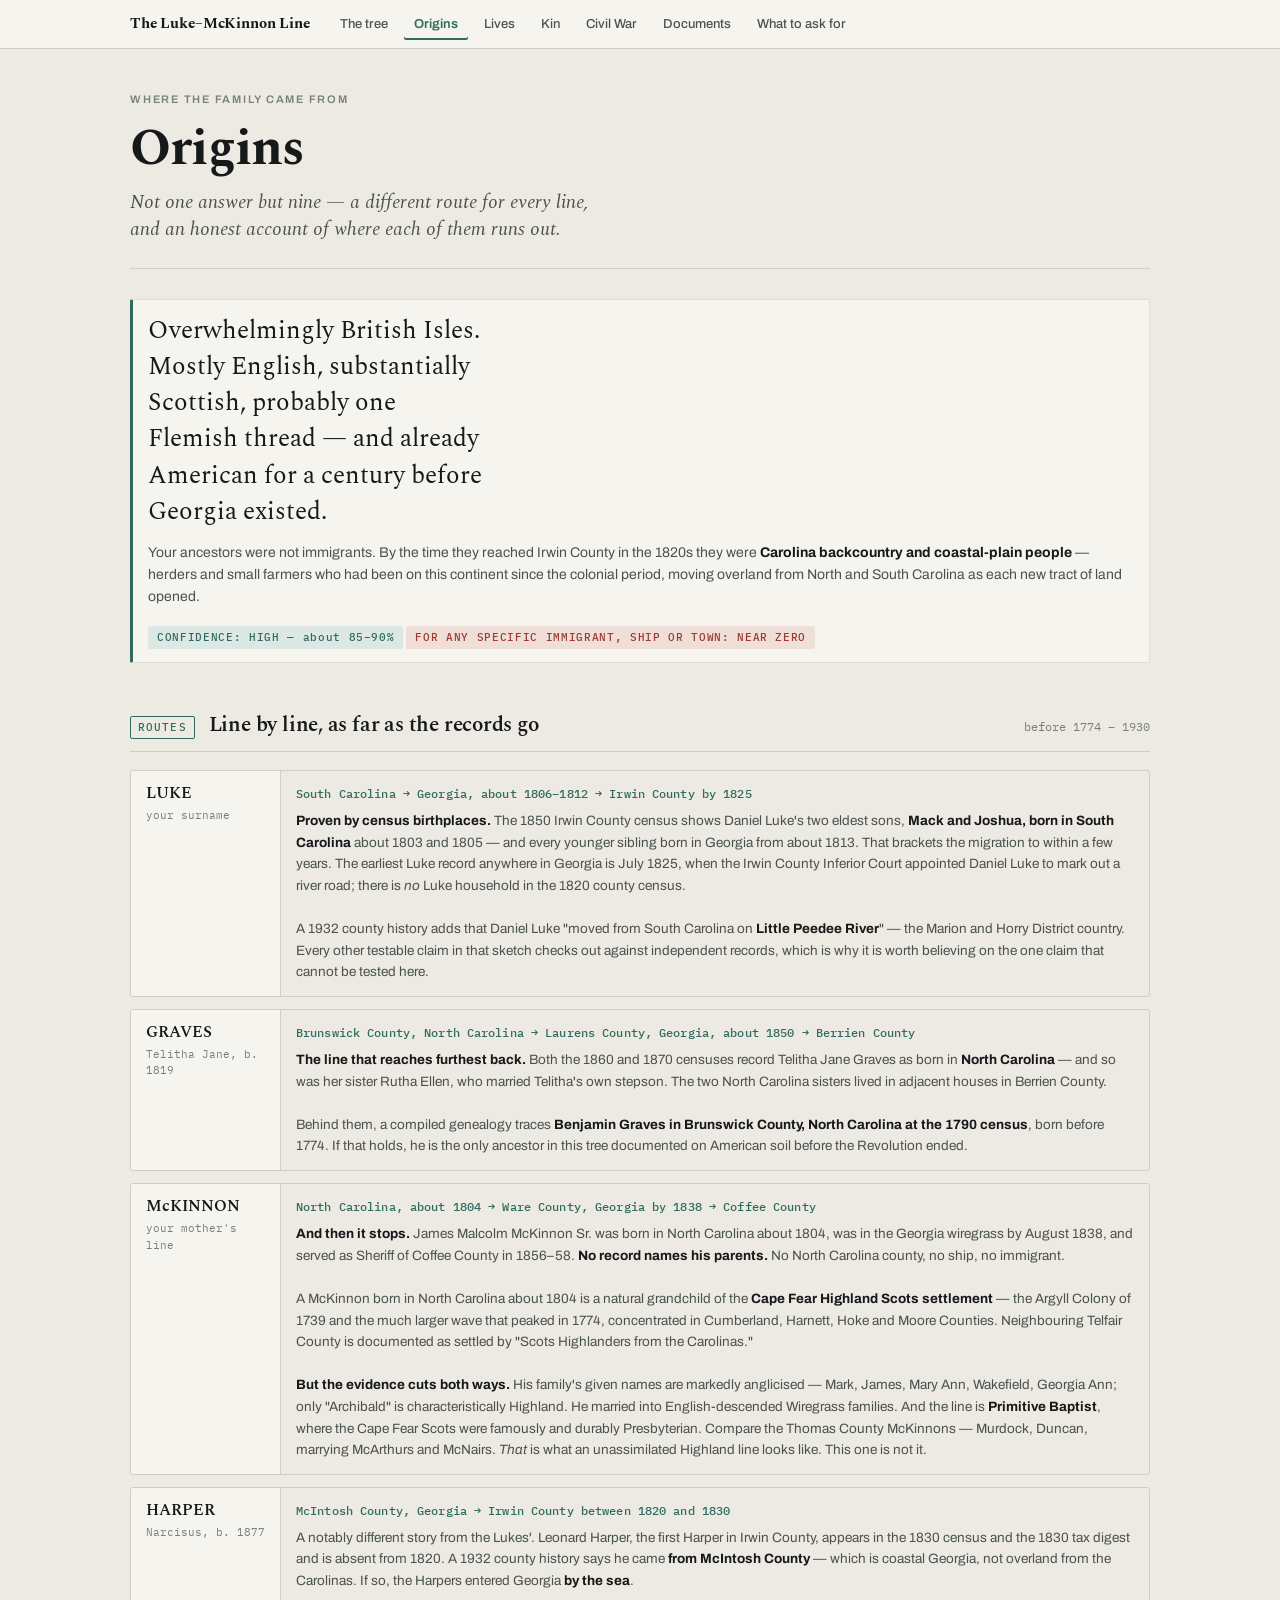
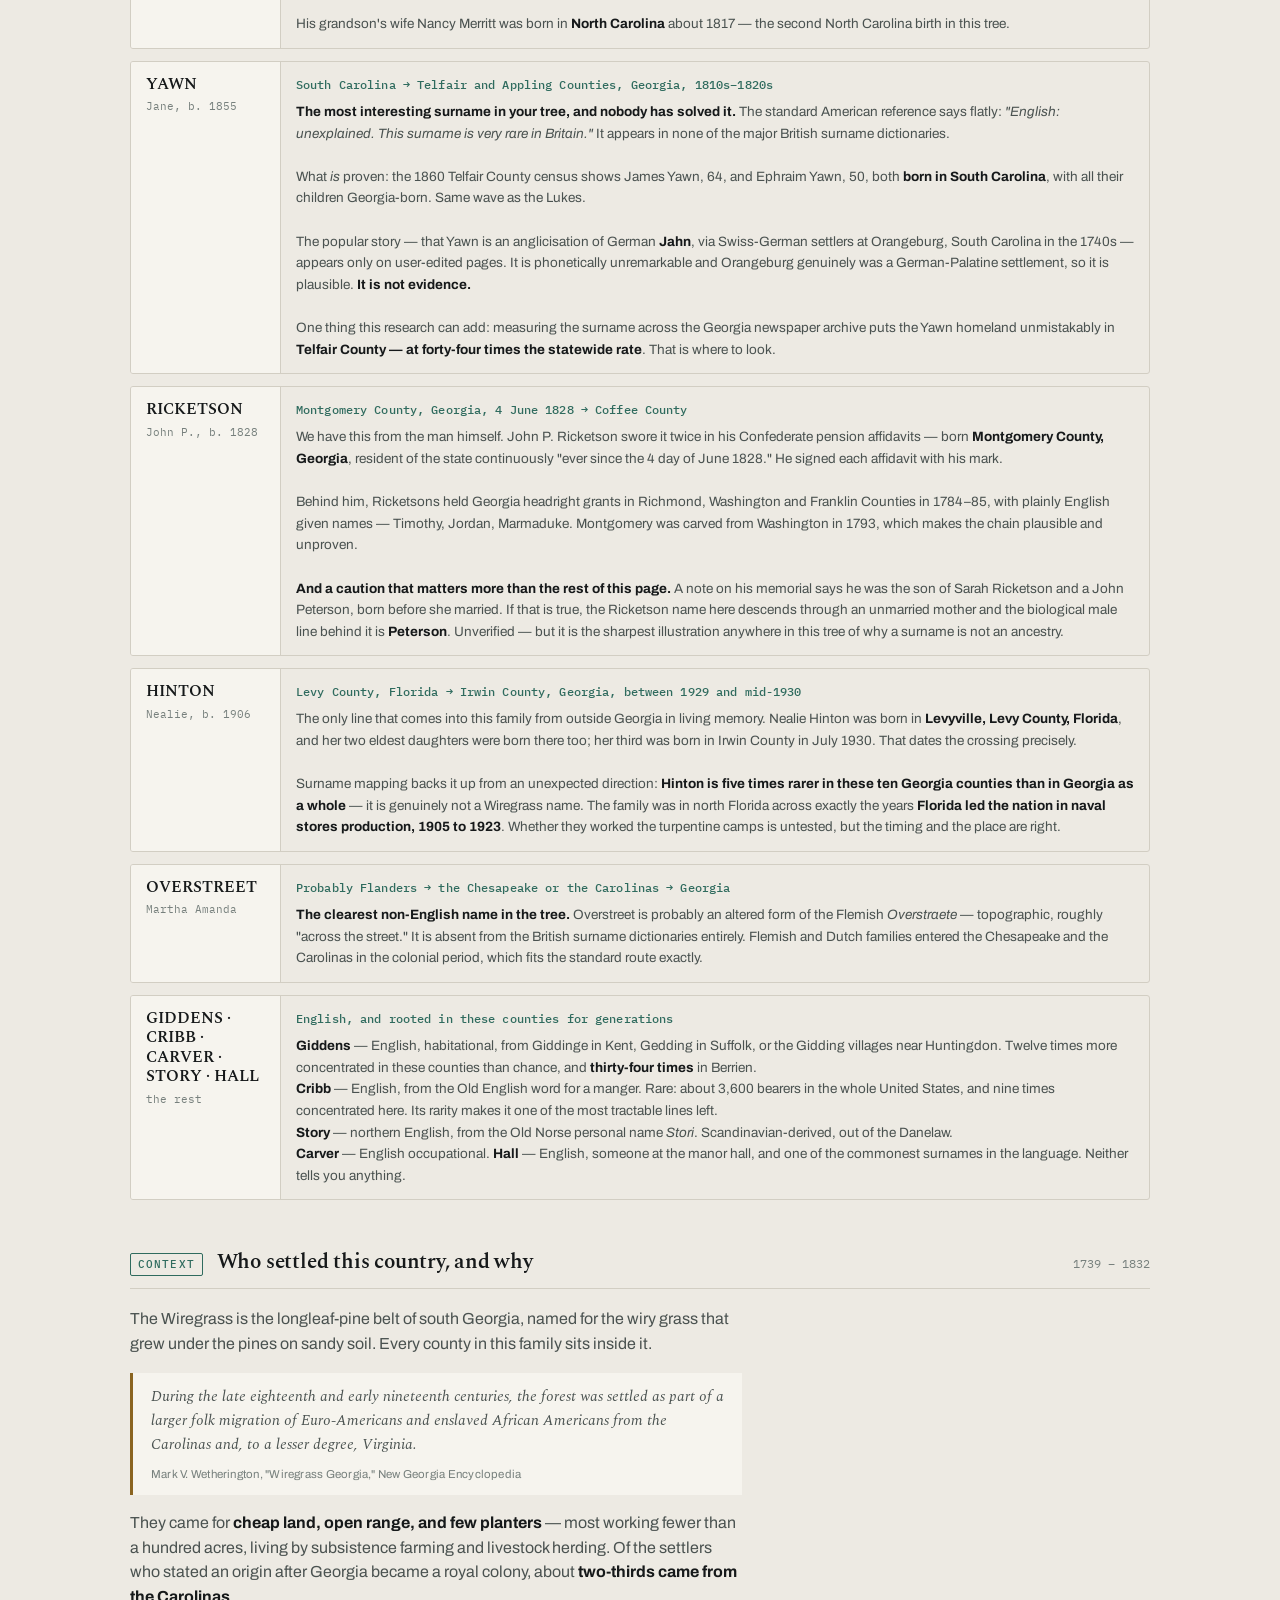
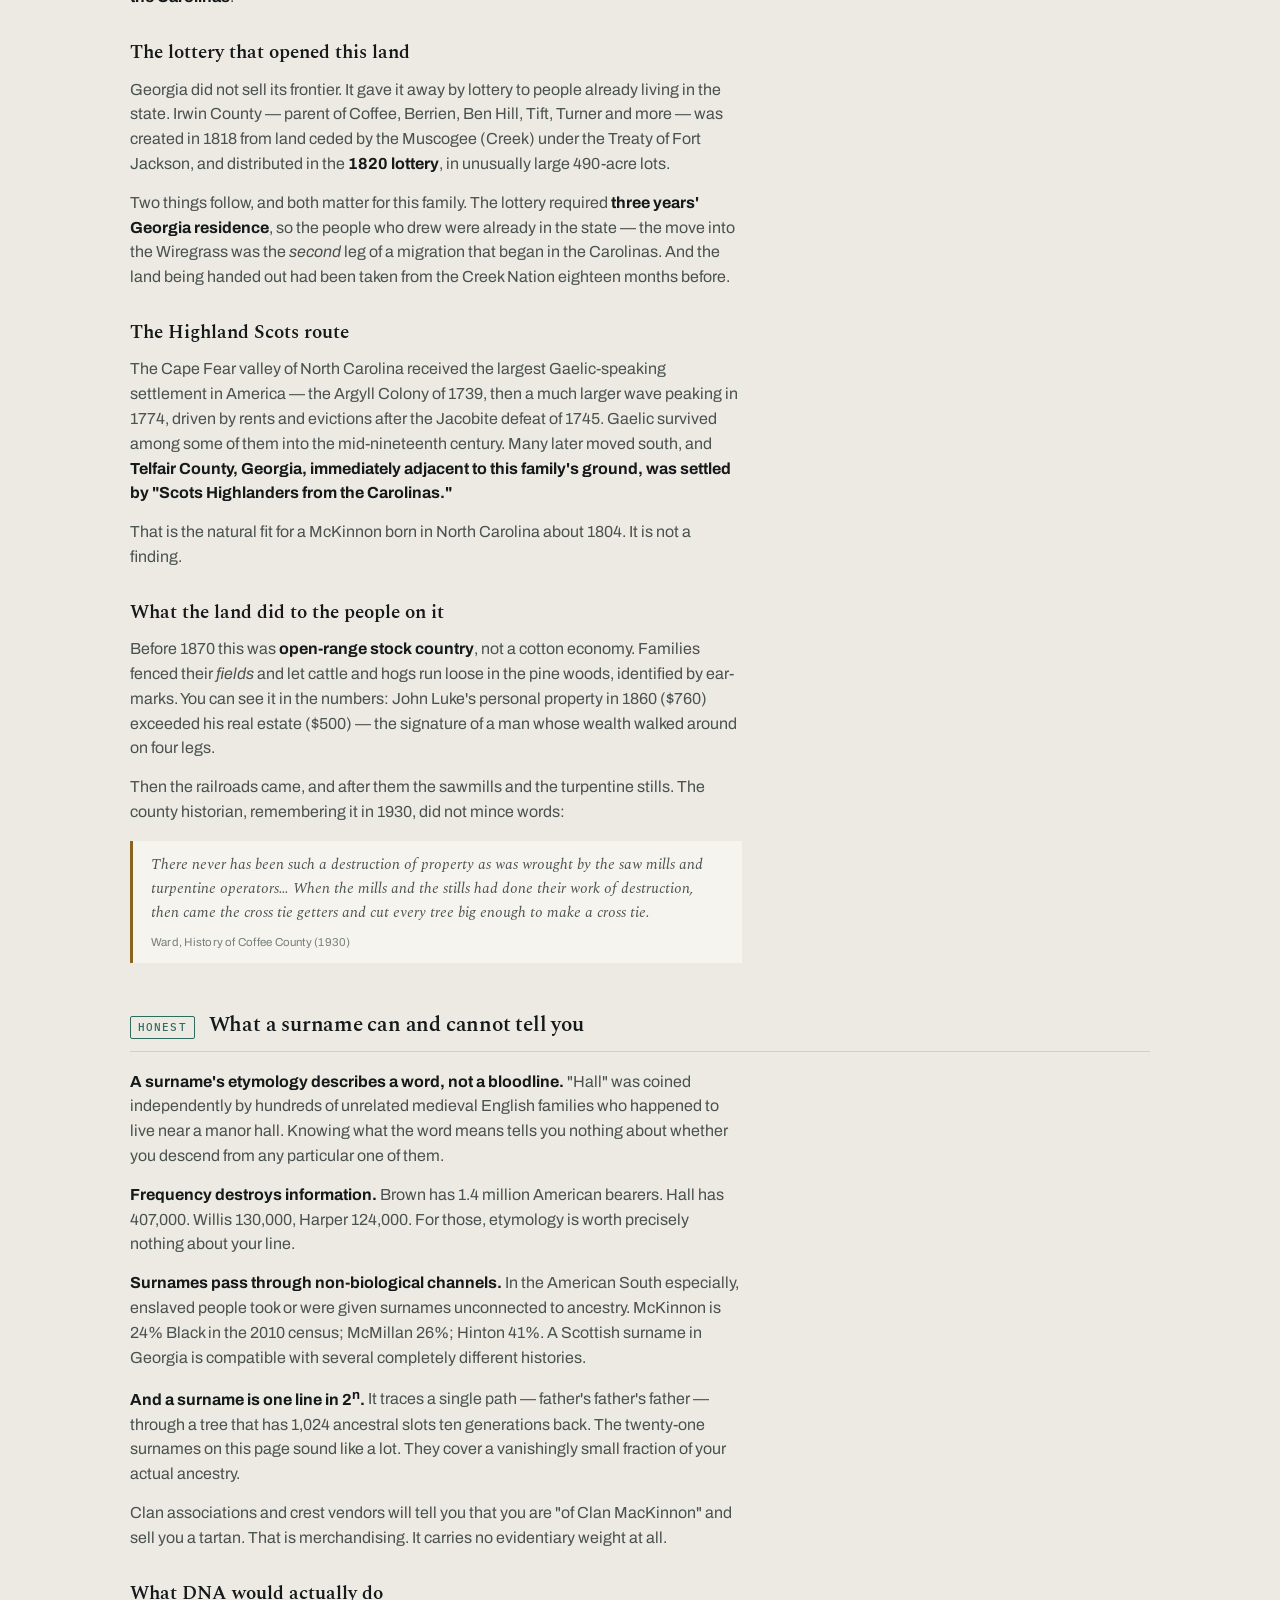
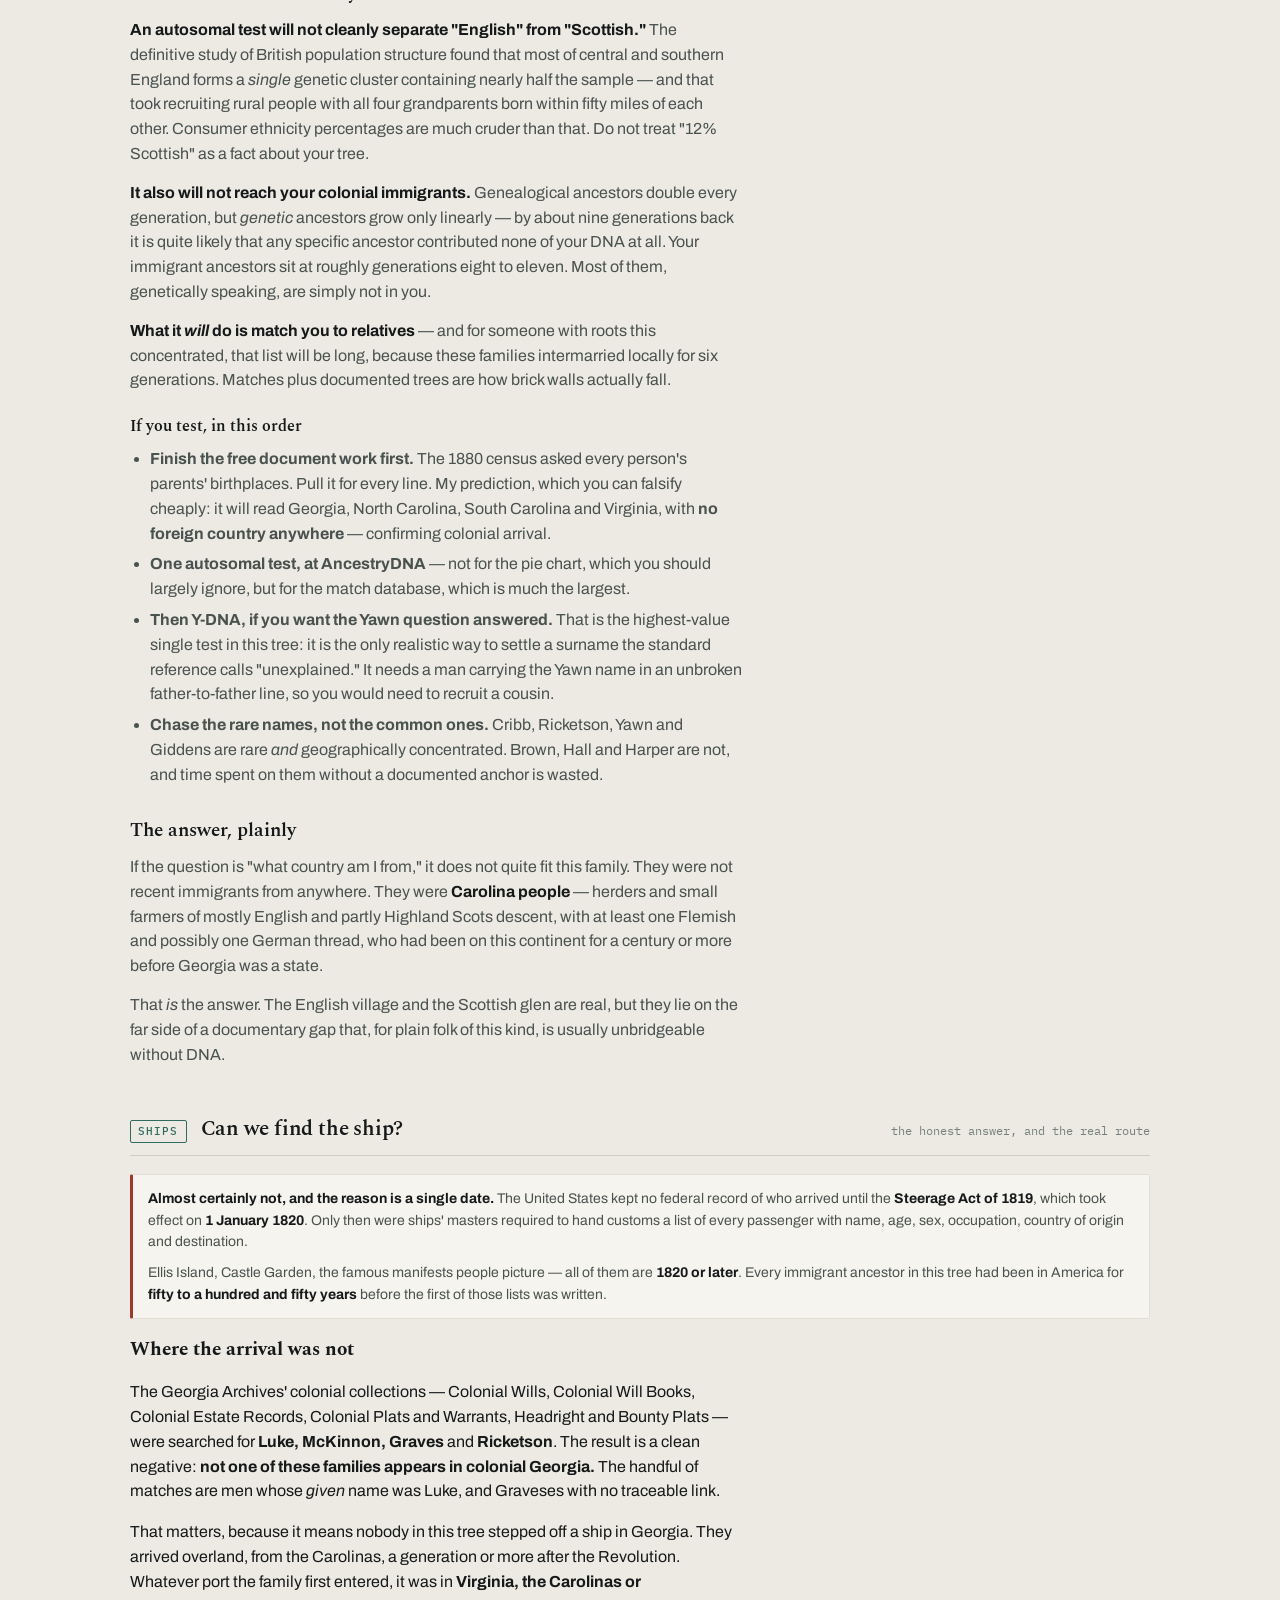
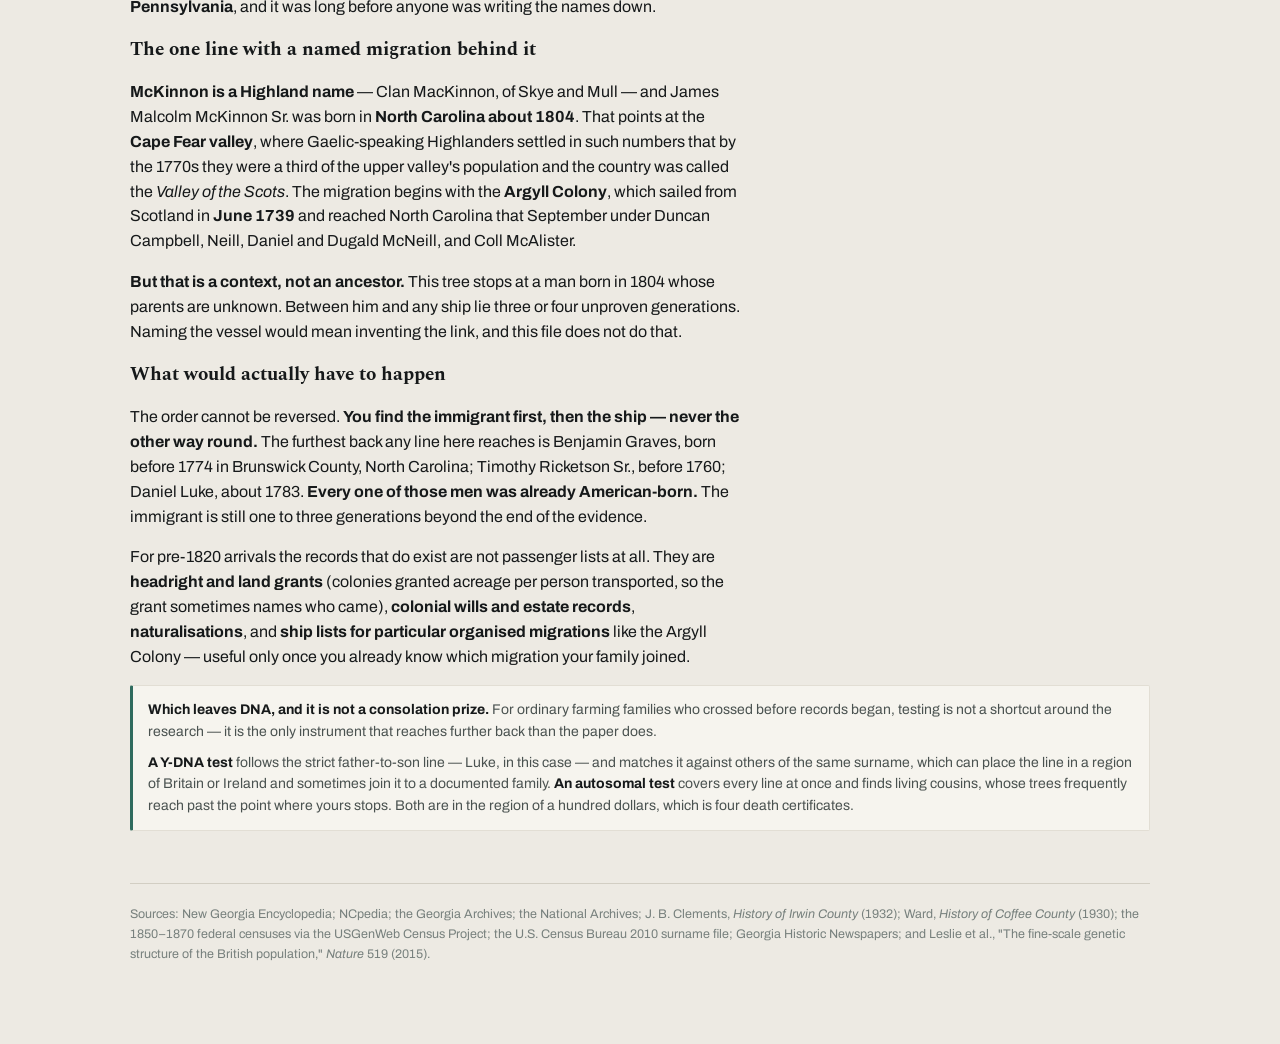
<file: origins.html>
<!doctype html>
<html lang="en">
<head>
<meta charset="utf-8">
<meta name="viewport" content="width=device-width,initial-scale=1">
<title>Origins — The Luke–McKinnon Line</title>
<meta name="description" content="Where this family came from: the documented migration into Georgia, what the surnames do and don't prove, and the honest limits of the record.">
<link rel="preconnect" href="https://fonts.googleapis.com">
<link rel="preconnect" href="https://fonts.gstatic.com" crossorigin>
<link rel="stylesheet" href="https://fonts.googleapis.com/css2?family=Spectral:ital,wght@0,400;0,600;0,700;1,400&family=Archivo:wght@400;500;600&family=IBM+Plex+Mono:wght@400;500&display=swap">
<link rel="stylesheet" href="assets/style.css">
<style>
.bigline{font-family:Spectral,serif;font-size:clamp(19px,3vw,25px);line-height:1.45;
  color:var(--ink);font-weight:400;max-width:26ch;margin:0 0 6px}
.conf{display:inline-block;font-family:"IBM Plex Mono",monospace;font-size:11px;
  letter-spacing:.06em;padding:3px 9px;border-radius:2px;background:var(--verdigris-wash);
  color:var(--verdigris);font-weight:500;margin-top:10px}
.conf.low{background:var(--rust-wash);color:var(--rust)}
.route{display:grid;grid-template-columns:150px 1fr;gap:0;border:1px solid var(--rule);
  border-radius:3px;overflow:hidden;margin-bottom:12px}
@media(max-width:620px){.route{grid-template-columns:1fr}}
.route-name{background:var(--panel);padding:13px 15px;border-right:1px solid var(--rule)}
@media(max-width:620px){.route-name{border-right:none;border-bottom:1px solid var(--rule)}}
.route-name b{font-family:Spectral,serif;font-size:15.5px;font-weight:600;display:block;line-height:1.25}
.route-name span{font-family:"IBM Plex Mono",monospace;font-size:10.5px;color:var(--ink-3);
  display:block;margin-top:4px}
.route-body{padding:13px 15px;font-size:13.5px;color:var(--ink-2);line-height:1.6}
.route-body b{color:var(--ink)}
.hop{font-family:"IBM Plex Mono",monospace;font-size:12px;color:var(--verdigris);
  font-weight:500;margin-bottom:7px;display:block;letter-spacing:.01em}
.gradechip{font-size:9.5px;letter-spacing:.09em;text-transform:uppercase;font-weight:600;
  padding:2px 6px;border-radius:2px;margin-left:6px;white-space:nowrap}
</style>
</head>
<body>

<div class="wrap">
<header class="mast">
  <div class="eyebrow">Where the family came from</div>
  <h1>Origins
    <span class="sub">Not one answer but nine — a different route for every line, and an honest
    account of where each of them runs out.</span>
  </h1>
</header>

<div class="note win">
  <p class="bigline">Overwhelmingly British Isles. Mostly English, substantially Scottish,
  probably one Flemish thread — and already American for a century before Georgia existed.</p>
  <p style="margin-top:12px">Your ancestors were not immigrants. By the time they reached
  Irwin County in the 1820s they were <b>Carolina backcountry and coastal-plain people</b> —
  herders and small farmers who had been on this continent since the colonial period, moving
  overland from North and South Carolina as each new tract of land opened.</p>
  <span class="conf">CONFIDENCE: HIGH — about 85–90%</span>
  <span class="conf low">FOR ANY SPECIFIC IMMIGRANT, SHIP OR TOWN: NEAR ZERO</span>
</div>

<section>
  <div class="band-head"><span class="gen-no">ROUTES</span>
    <h2>Line by line, as far as the records go</h2><span class="era">before 1774 – 1930</span></div>

  <div class="route"><div class="route-name"><b>LUKE</b><span>your surname</span></div>
    <div class="route-body"><span class="hop">South Carolina &rarr; Georgia, about 1806–1812 &rarr; Irwin County by 1825</span>
      <b>Proven by census birthplaces.</b> The 1850 Irwin County census shows Daniel Luke's two
      eldest sons, <b>Mack and Joshua, born in South Carolina</b> about 1803 and 1805 — and every
      younger sibling born in Georgia from about 1813. That brackets the migration to within a
      few years. The earliest Luke record anywhere in Georgia is July 1825, when the Irwin County
      Inferior Court appointed Daniel Luke to mark out a river road; there is <i>no</i> Luke
      household in the 1820 county census.<br><br>
      A 1932 county history adds that Daniel Luke "moved from South Carolina on <b>Little Peedee
      River</b>" — the Marion and Horry District country. Every other testable claim in that
      sketch checks out against independent records, which is why it is worth believing on the
      one claim that cannot be tested here.</div></div>

  <div class="route"><div class="route-name"><b>GRAVES</b><span>Telitha Jane, b. 1819</span></div>
    <div class="route-body"><span class="hop">Brunswick County, North Carolina &rarr; Laurens County, Georgia, about 1850 &rarr; Berrien County</span>
      <b>The line that reaches furthest back.</b> Both the 1860 and 1870 censuses record Telitha
      Jane Graves as born in <b>North Carolina</b> — and so was her sister Rutha Ellen, who
      married Telitha's own stepson. The two North Carolina sisters lived in adjacent houses in
      Berrien County.<br><br>
      Behind them, a compiled genealogy traces <b>Benjamin Graves in Brunswick County, North
      Carolina at the 1790 census</b>, born before 1774. If that holds, he is the only ancestor
      in this tree documented on American soil before the Revolution ended.</div></div>

  <div class="route"><div class="route-name"><b>McKINNON</b><span>your mother's line</span></div>
    <div class="route-body"><span class="hop">North Carolina, about 1804 &rarr; Ware County, Georgia by 1838 &rarr; Coffee County</span>
      <b>And then it stops.</b> James Malcolm McKinnon Sr. was born in North Carolina about 1804,
      was in the Georgia wiregrass by August 1838, and served as Sheriff of Coffee County in
      1856–58. <b>No record names his parents.</b> No North Carolina county, no ship, no
      immigrant.<br><br>
      A McKinnon born in North Carolina about 1804 is a natural grandchild of the <b>Cape Fear
      Highland Scots settlement</b> — the Argyll Colony of 1739 and the much larger wave that
      peaked in 1774, concentrated in Cumberland, Harnett, Hoke and Moore Counties. Neighbouring
      Telfair County is documented as settled by "Scots Highlanders from the Carolinas."<br><br>
      <b>But the evidence cuts both ways.</b> His family's given names are markedly
      anglicised — Mark, James, Mary Ann, Wakefield, Georgia Ann; only "Archibald" is
      characteristically Highland. He married into English-descended Wiregrass families. And the
      line is <b>Primitive Baptist</b>, where the Cape Fear Scots were famously and durably
      Presbyterian. Compare the Thomas County McKinnons — Murdock, Duncan, marrying McArthurs and
      McNairs. <i>That</i> is what an unassimilated Highland line looks like. This one is not it.</div></div>

  <div class="route"><div class="route-name"><b>HARPER</b><span>Narcisus, b. 1877</span></div>
    <div class="route-body"><span class="hop">McIntosh County, Georgia &rarr; Irwin County between 1820 and 1830</span>
      A notably different story from the Lukes'. Leonard Harper, the first Harper in Irwin
      County, appears in the 1830 census and the 1830 tax digest and is absent from 1820. A 1932
      county history says he came <b>from McIntosh County</b> — which is coastal Georgia, not
      overland from the Carolinas. If so, the Harpers entered Georgia <b>by the sea</b>.<br><br>
      His grandson's wife Nancy Merritt was born in <b>North Carolina</b> about 1817 — the second
      North Carolina birth in this tree.</div></div>

  <div class="route"><div class="route-name"><b>YAWN</b><span>Jane, b. 1855</span></div>
    <div class="route-body"><span class="hop">South Carolina &rarr; Telfair and Appling Counties, Georgia, 1810s–1820s</span>
      <b>The most interesting surname in your tree, and nobody has solved it.</b> The standard
      American reference says flatly: <i>"English: unexplained. This surname is very rare in
      Britain."</i> It appears in none of the major British surname dictionaries.<br><br>
      What <i>is</i> proven: the 1860 Telfair County census shows James Yawn, 64, and Ephraim
      Yawn, 50, both <b>born in South Carolina</b>, with all their children Georgia-born. Same
      wave as the Lukes.<br><br>
      The popular story — that Yawn is an anglicisation of German <b>Jahn</b>, via Swiss-German
      settlers at Orangeburg, South Carolina in the 1740s — appears only on user-edited pages.
      It is phonetically unremarkable and Orangeburg genuinely was a German-Palatine settlement,
      so it is plausible. <b>It is not evidence.</b><br><br>
      One thing this research can add: measuring the surname across the Georgia newspaper
      archive puts the Yawn homeland unmistakably in <b>Telfair County — at forty-four times the
      statewide rate</b>. That is where to look.</div></div>

  <div class="route"><div class="route-name"><b>RICKETSON</b><span>John P., b. 1828</span></div>
    <div class="route-body"><span class="hop">Montgomery County, Georgia, 4 June 1828 &rarr; Coffee County</span>
      We have this from the man himself. John P. Ricketson swore it twice in his Confederate
      pension affidavits — born <b>Montgomery County, Georgia</b>, resident of the state
      continuously "ever since the 4 day of June 1828." He signed each affidavit with his
      mark.<br><br>
      Behind him, Ricketsons held Georgia headright grants in Richmond, Washington and Franklin
      Counties in 1784–85, with plainly English given names — Timothy, Jordan, Marmaduke.
      Montgomery was carved from Washington in 1793, which makes the chain plausible and
      unproven.<br><br>
      <b>And a caution that matters more than the rest of this page.</b> A note on his memorial
      says he was the son of Sarah Ricketson and a John Peterson, born before she married. If
      that is true, the Ricketson name here descends through an unmarried mother and the
      biological male line behind it is <b>Peterson</b>. Unverified — but it is the sharpest
      illustration anywhere in this tree of why a surname is not an ancestry.</div></div>

  <div class="route"><div class="route-name"><b>HINTON</b><span>Nealie, b. 1906</span></div>
    <div class="route-body"><span class="hop">Levy County, Florida &rarr; Irwin County, Georgia, between 1929 and mid-1930</span>
      The only line that comes into this family from outside Georgia in living memory. Nealie
      Hinton was born in <b>Levyville, Levy County, Florida</b>, and her two eldest daughters
      were born there too; her third was born in Irwin County in July 1930. That dates the
      crossing precisely.<br><br>
      Surname mapping backs it up from an unexpected direction: <b>Hinton is five times rarer in
      these ten Georgia counties than in Georgia as a whole</b> — it is genuinely not a Wiregrass
      name. The family was in north Florida across exactly the years <b>Florida led the nation in
      naval stores production, 1905 to 1923</b>. Whether they worked the turpentine camps is
      untested, but the timing and the place are right.</div></div>

  <div class="route"><div class="route-name"><b>OVERSTREET</b><span>Martha Amanda</span></div>
    <div class="route-body"><span class="hop">Probably Flanders &rarr; the Chesapeake or the Carolinas &rarr; Georgia</span>
      <b>The clearest non-English name in the tree.</b> Overstreet is probably an altered form of
      the Flemish <i>Overstraete</i> — topographic, roughly "across the street." It is absent
      from the British surname dictionaries entirely. Flemish and Dutch families entered the
      Chesapeake and the Carolinas in the colonial period, which fits the standard route
      exactly.</div></div>

  <div class="route"><div class="route-name"><b>GIDDENS · CRIBB · CARVER · STORY · HALL</b><span>the rest</span></div>
    <div class="route-body"><span class="hop">English, and rooted in these counties for generations</span>
      <b>Giddens</b> — English, habitational, from Giddinge in Kent, Gedding in Suffolk, or the
      Gidding villages near Huntingdon. Twelve times more concentrated in these counties than
      chance, and <b>thirty-four times</b> in Berrien.<br>
      <b>Cribb</b> — English, from the Old English word for a manger. Rare: about 3,600 bearers
      in the whole United States, and nine times concentrated here. Its rarity makes it one of
      the most tractable lines left.<br>
      <b>Story</b> — northern English, from the Old Norse personal name <i>Stori</i>.
      Scandinavian-derived, out of the Danelaw.<br>
      <b>Carver</b> — English occupational. <b>Hall</b> — English, someone at the manor hall, and
      one of the commonest surnames in the language. Neither tells you anything.</div></div>
</section>

<section>
  <div class="band-head"><span class="gen-no">CONTEXT</span>
    <h2>Who settled this country, and why</h2><span class="era">1739 – 1832</span></div>
  <div class="prose">
    <p>The Wiregrass is the longleaf-pine belt of south Georgia, named for the wiry grass that
    grew under the pines on sandy soil. Every county in this family sits inside it.</p>

    <blockquote>During the late eighteenth and early nineteenth centuries, the forest was settled
    as part of a larger folk migration of Euro-Americans and enslaved African Americans from the
    Carolinas and, to a lesser degree, Virginia.
    <cite>Mark V. Wetherington, "Wiregrass Georgia," New Georgia Encyclopedia</cite></blockquote>

    <p>They came for <b>cheap land, open range, and few planters</b> — most working fewer than a
    hundred acres, living by subsistence farming and livestock herding. Of the settlers who
    stated an origin after Georgia became a royal colony, about <b>two-thirds came from the
    Carolinas</b>.</p>

    <h3>The lottery that opened this land</h3>
    <p>Georgia did not sell its frontier. It gave it away by lottery to people already living in
    the state. Irwin County — parent of Coffee, Berrien, Ben Hill, Tift, Turner and more — was
    created in 1818 from land ceded by the Muscogee (Creek) under the Treaty of Fort Jackson, and
    distributed in the <b>1820 lottery</b>, in unusually large 490-acre lots.</p>
    <p>Two things follow, and both matter for this family. The lottery required <b>three years'
    Georgia residence</b>, so the people who drew were already in the state — the move into the
    Wiregrass was the <i>second</i> leg of a migration that began in the Carolinas. And the land
    being handed out had been taken from the Creek Nation eighteen months before.</p>

    <h3>The Highland Scots route</h3>
    <p>The Cape Fear valley of North Carolina received the largest Gaelic-speaking settlement in
    America — the Argyll Colony of 1739, then a much larger wave peaking in 1774, driven by
    rents and evictions after the Jacobite defeat of 1745. Gaelic survived among some of them
    into the mid-nineteenth century. Many later moved south, and <b>Telfair County, Georgia,
    immediately adjacent to this family's ground, was settled by "Scots Highlanders from the
    Carolinas."</b></p>
    <p>That is the natural fit for a McKinnon born in North Carolina about 1804. It is not a
    finding.</p>

    <h3>What the land did to the people on it</h3>
    <p>Before 1870 this was <b>open-range stock country</b>, not a cotton economy. Families fenced
    their <i>fields</i> and let cattle and hogs run loose in the pine woods, identified by
    ear-marks. You can see it in the numbers: John Luke's personal property in 1860 ($760)
    exceeded his real estate ($500) — the signature of a man whose wealth walked around on four
    legs.</p>
    <p>Then the railroads came, and after them the sawmills and the turpentine stills. The
    county historian, remembering it in 1930, did not mince words:</p>
    <blockquote>There never has been such a destruction of property as was wrought by the saw
    mills and turpentine operators… When the mills and the stills had done their work of
    destruction, then came the cross tie getters and cut every tree big enough to make a cross
    tie.
    <cite>Ward, History of Coffee County (1930)</cite></blockquote>
  </div>
</section>

<section>
  <div class="band-head"><span class="gen-no">HONEST</span>
    <h2>What a surname can and cannot tell you</h2></div>
  <div class="prose">
    <p><b>A surname's etymology describes a word, not a bloodline.</b> "Hall" was coined
    independently by hundreds of unrelated medieval English families who happened to live near a
    manor hall. Knowing what the word means tells you nothing about whether you descend from any
    particular one of them.</p>
    <p><b>Frequency destroys information.</b> Brown has 1.4 million American bearers. Hall has
    407,000. Willis 130,000, Harper 124,000. For those, etymology is worth precisely nothing
    about your line.</p>
    <p><b>Surnames pass through non-biological channels.</b> In the American South especially,
    enslaved people took or were given surnames unconnected to ancestry. McKinnon is 24% Black
    in the 2010 census; McMillan 26%; Hinton 41%. A Scottish surname in Georgia is compatible
    with several completely different histories.</p>
    <p><b>And a surname is one line in 2<sup>n</sup>.</b> It traces a single path — father's
    father's father — through a tree that has 1,024 ancestral slots ten generations back. The
    twenty-one surnames on this page sound like a lot. They cover a vanishingly small fraction
    of your actual ancestry.</p>
    <p>Clan associations and crest vendors will tell you that you are "of Clan MacKinnon" and
    sell you a tartan. That is merchandising. It carries no evidentiary weight at all.</p>

    <h3>What DNA would actually do</h3>
    <p><b>An autosomal test will not cleanly separate "English" from "Scottish."</b> The
    definitive study of British population structure found that most of central and southern
    England forms a <i>single</i> genetic cluster containing nearly half the sample — and that
    took recruiting rural people with all four grandparents born within fifty miles of each
    other. Consumer ethnicity percentages are much cruder than that. Do not treat "12% Scottish"
    as a fact about your tree.</p>
    <p><b>It also will not reach your colonial immigrants.</b> Genealogical ancestors double
    every generation, but <i>genetic</i> ancestors grow only linearly — by about nine generations
    back it is quite likely that any specific ancestor contributed none of your DNA at all. Your
    immigrant ancestors sit at roughly generations eight to eleven. Most of them, genetically
    speaking, are simply not in you.</p>
    <p><b>What it <i>will</i> do is match you to relatives</b> — and for someone with roots this
    concentrated, that list will be long, because these families intermarried locally for six
    generations. Matches plus documented trees are how brick walls actually fall.</p>

    <h4>If you test, in this order</h4>
    <ul>
      <li><b>Finish the free document work first.</b> The 1880 census asked every person's
      parents' birthplaces. Pull it for every line. My prediction, which you can falsify cheaply:
      it will read Georgia, North Carolina, South Carolina and Virginia, with <b>no foreign
      country anywhere</b> — confirming colonial arrival.</li>
      <li><b>One autosomal test, at AncestryDNA</b> — not for the pie chart, which you should
      largely ignore, but for the match database, which is much the largest.</li>
      <li><b>Then Y-DNA, if you want the Yawn question answered.</b> That is the highest-value
      single test in this tree: it is the only realistic way to settle a surname the standard
      reference calls "unexplained." It needs a man carrying the Yawn name in an unbroken
      father-to-father line, so you would need to recruit a cousin.</li>
      <li><b>Chase the rare names, not the common ones.</b> Cribb, Ricketson, Yawn and Giddens
      are rare <i>and</i> geographically concentrated. Brown, Hall and Harper are not, and time
      spent on them without a documented anchor is wasted.</li>
    </ul>

    <h3>The answer, plainly</h3>
    <p>If the question is "what country am I from," it does not quite fit this family. They were
    not recent immigrants from anywhere. They were <b>Carolina people</b> — herders and small
    farmers of mostly English and partly Highland Scots descent, with at least one Flemish and
    possibly one German thread, who had been on this continent for a century or more before
    Georgia was a state.</p>
    <p>That <i>is</i> the answer. The English village and the Scottish glen are real, but they
    lie on the far side of a documentary gap that, for plain folk of this kind, is usually
    unbridgeable without DNA.</p>
  </div>
</section>

<section>
  <div class="band-head"><span class="gen-no">SHIPS</span>
    <h2>Can we find the ship?</h2><span class="era">the honest answer, and the real route</span></div>

  <div class="note warn">
    <p><b>Almost certainly not, and the reason is a single date.</b> The United States kept no
    federal record of who arrived until the <b>Steerage Act of 1819</b>, which took effect on
    <b>1 January 1820</b>. Only then were ships' masters required to hand customs a list of every
    passenger with name, age, sex, occupation, country of origin and destination.</p>
    <p>Ellis Island, Castle Garden, the famous manifests people picture &mdash; all of them are
    <b>1820 or later</b>. Every immigrant ancestor in this tree had been in America for <b>fifty to
    a hundred and fifty years</b> before the first of those lists was written.</p>
  </div>

  <h3>Where the arrival was not</h3>
  <p class="prose">The Georgia Archives' colonial collections &mdash; Colonial Wills, Colonial Will
  Books, Colonial Estate Records, Colonial Plats and Warrants, Headright and Bounty Plats &mdash;
  were searched for <b>Luke, McKinnon, Graves</b> and <b>Ricketson</b>. The result is a clean
  negative: <b>not one of these families appears in colonial Georgia.</b> The handful of matches are
  men whose <i>given</i> name was Luke, and Graveses with no traceable link.</p>
  <p class="prose">That matters, because it means nobody in this tree stepped off a ship in Georgia.
  They arrived overland, from the Carolinas, a generation or more after the Revolution. Whatever
  port the family first entered, it was in <b>Virginia, the Carolinas or Pennsylvania</b>, and it was
  long before anyone was writing the names down.</p>

  <h3>The one line with a named migration behind it</h3>
  <p class="prose"><b>McKinnon is a Highland name</b> &mdash; Clan MacKinnon, of Skye and Mull &mdash;
  and James Malcolm McKinnon Sr. was born in <b>North Carolina about 1804</b>. That points at the
  <b>Cape Fear valley</b>, where Gaelic-speaking Highlanders settled in such numbers that by the
  1770s they were a third of the upper valley's population and the country was called the
  <i>Valley of the Scots</i>. The migration begins with the <b>Argyll Colony</b>, which sailed from
  Scotland in <b>June 1739</b> and reached North Carolina that September under Duncan Campbell,
  Neill, Daniel and Dugald McNeill, and Coll McAlister.</p>
  <p class="prose"><b>But that is a context, not an ancestor.</b> This tree stops at a man born in
  1804 whose parents are unknown. Between him and any ship lie three or four unproven generations.
  Naming the vessel would mean inventing the link, and this file does not do that.</p>

  <h3>What would actually have to happen</h3>
  <p class="prose">The order cannot be reversed. <b>You find the immigrant first, then the ship
  &mdash; never the other way round.</b> The furthest back any line here reaches is Benjamin Graves,
  born before 1774 in Brunswick County, North Carolina; Timothy Ricketson Sr., before 1760; Daniel
  Luke, about 1783. <b>Every one of those men was already American-born.</b> The immigrant is still
  one to three generations beyond the end of the evidence.</p>
  <p class="prose">For pre-1820 arrivals the records that do exist are not passenger lists at all.
  They are <b>headright and land grants</b> (colonies granted acreage per person transported, so the
  grant sometimes names who came), <b>colonial wills and estate records</b>, <b>naturalisations</b>,
  and <b>ship lists for particular organised migrations</b> like the Argyll Colony &mdash; useful only
  once you already know which migration your family joined.</p>

  <div class="note win">
    <p><b>Which leaves DNA, and it is not a consolation prize.</b> For ordinary farming families who
    crossed before records began, testing is not a shortcut around the research &mdash; it is the
    only instrument that reaches further back than the paper does.</p>
    <p><b>A Y-DNA test</b> follows the strict father-to-son line &mdash; Luke, in this case &mdash;
    and matches it against others of the same surname, which can place the line in a region of
    Britain or Ireland and sometimes join it to a documented family. <b>An autosomal test</b> covers
    every line at once and finds living cousins, whose trees frequently reach past the point where
    yours stops. Both are in the region of a hundred dollars, which is four death certificates.</p>
  </div>
</section>

<footer>
  Sources: New Georgia Encyclopedia; NCpedia; the Georgia Archives; the National Archives;
  J. B. Clements, <i>History of Irwin County</i> (1932); Ward, <i>History of Coffee County</i>
  (1930); the 1850–1870 federal censuses via the USGenWeb Census Project; the U.S. Census Bureau
  2010 surname file; Georgia Historic Newspapers; and Leslie et al., "The fine-scale genetic
  structure of the British population," <i>Nature</i> 519 (2015).
</footer>
</div>

<script src="assets/app.js"></script>
</body>
</html>
</file>
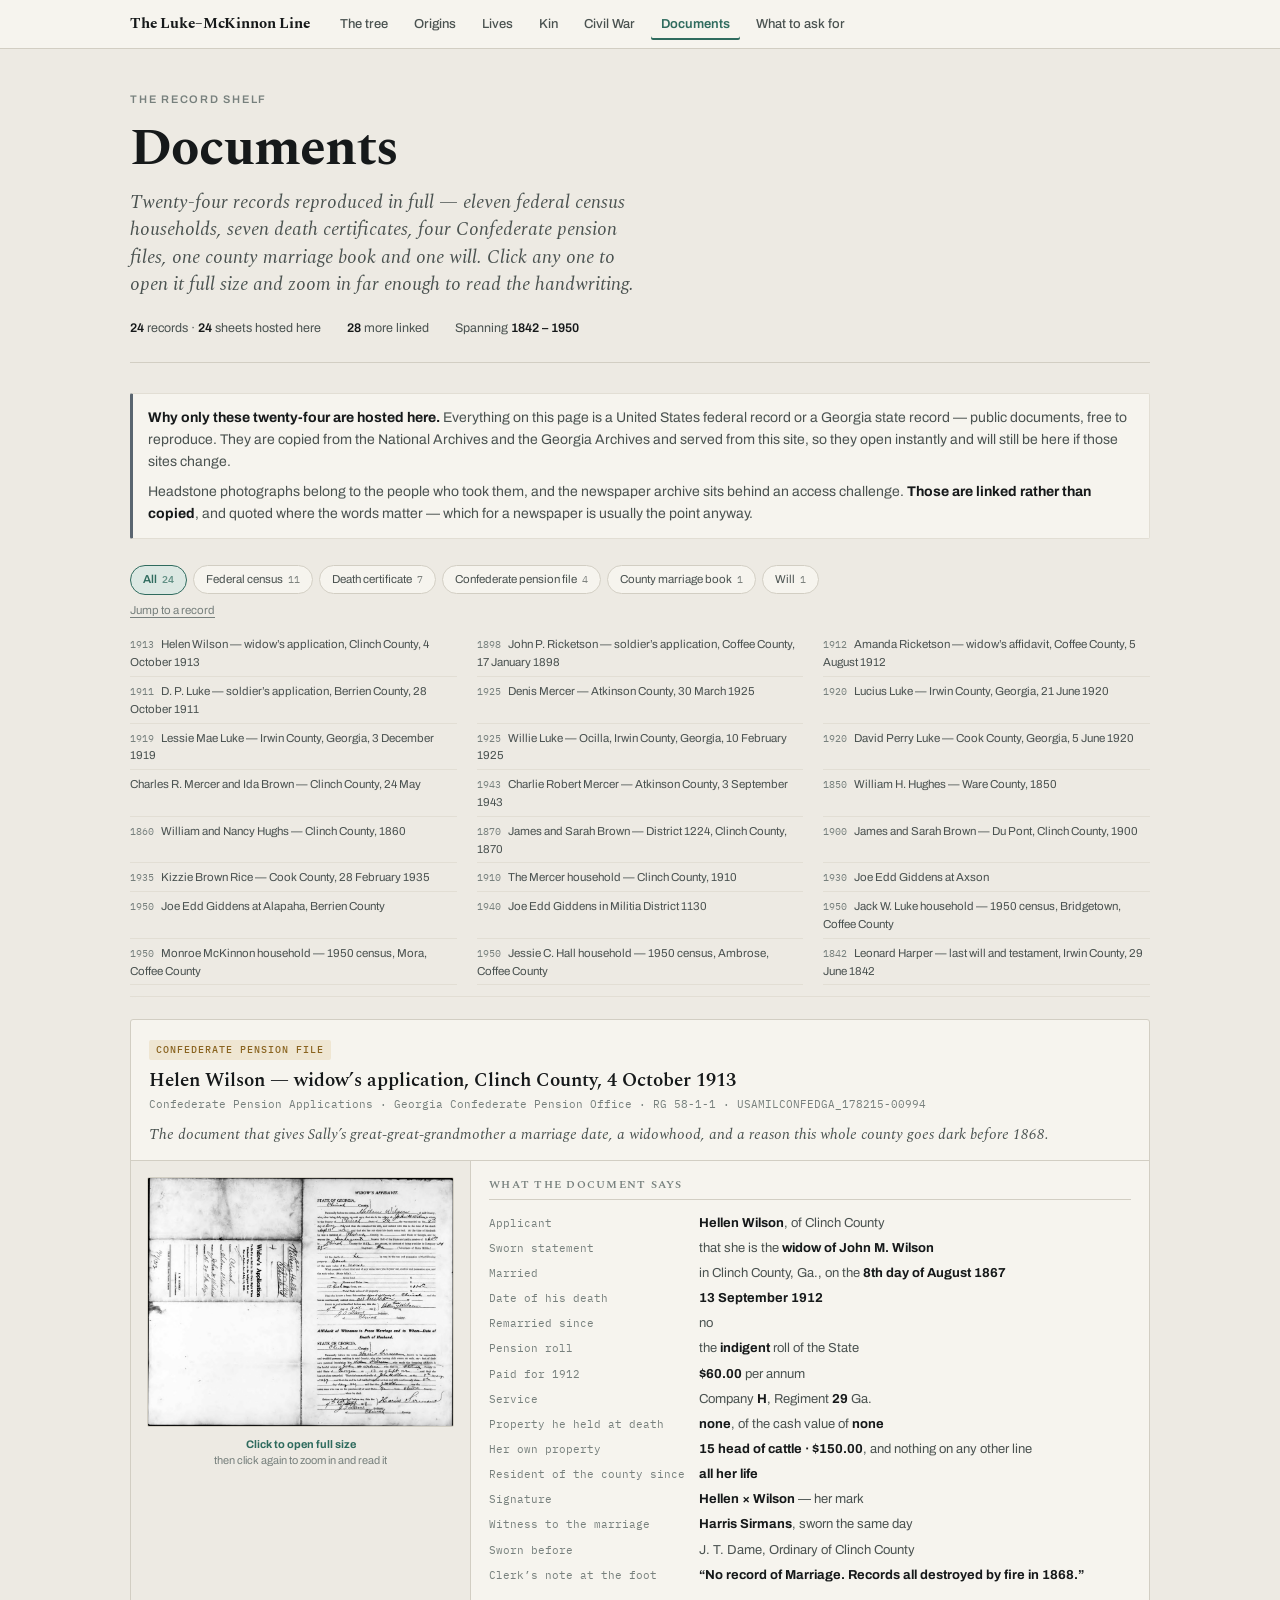
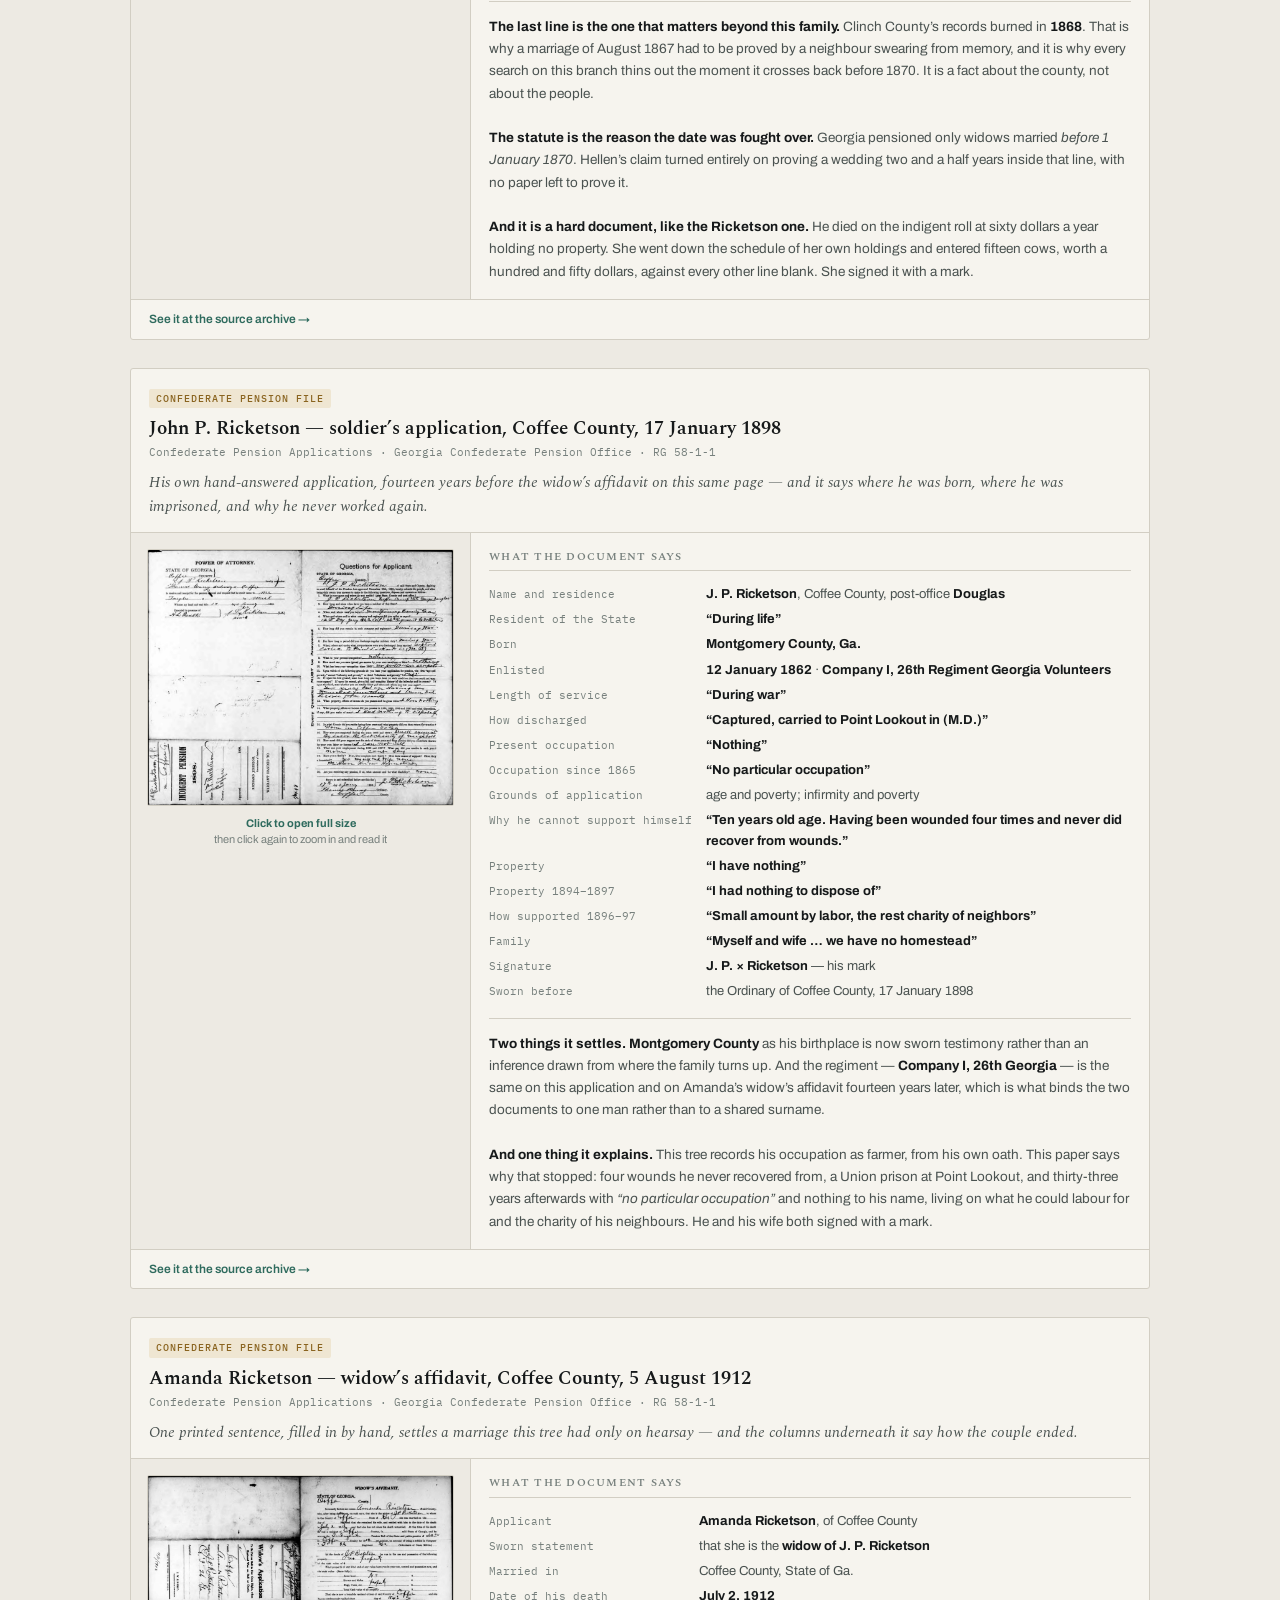
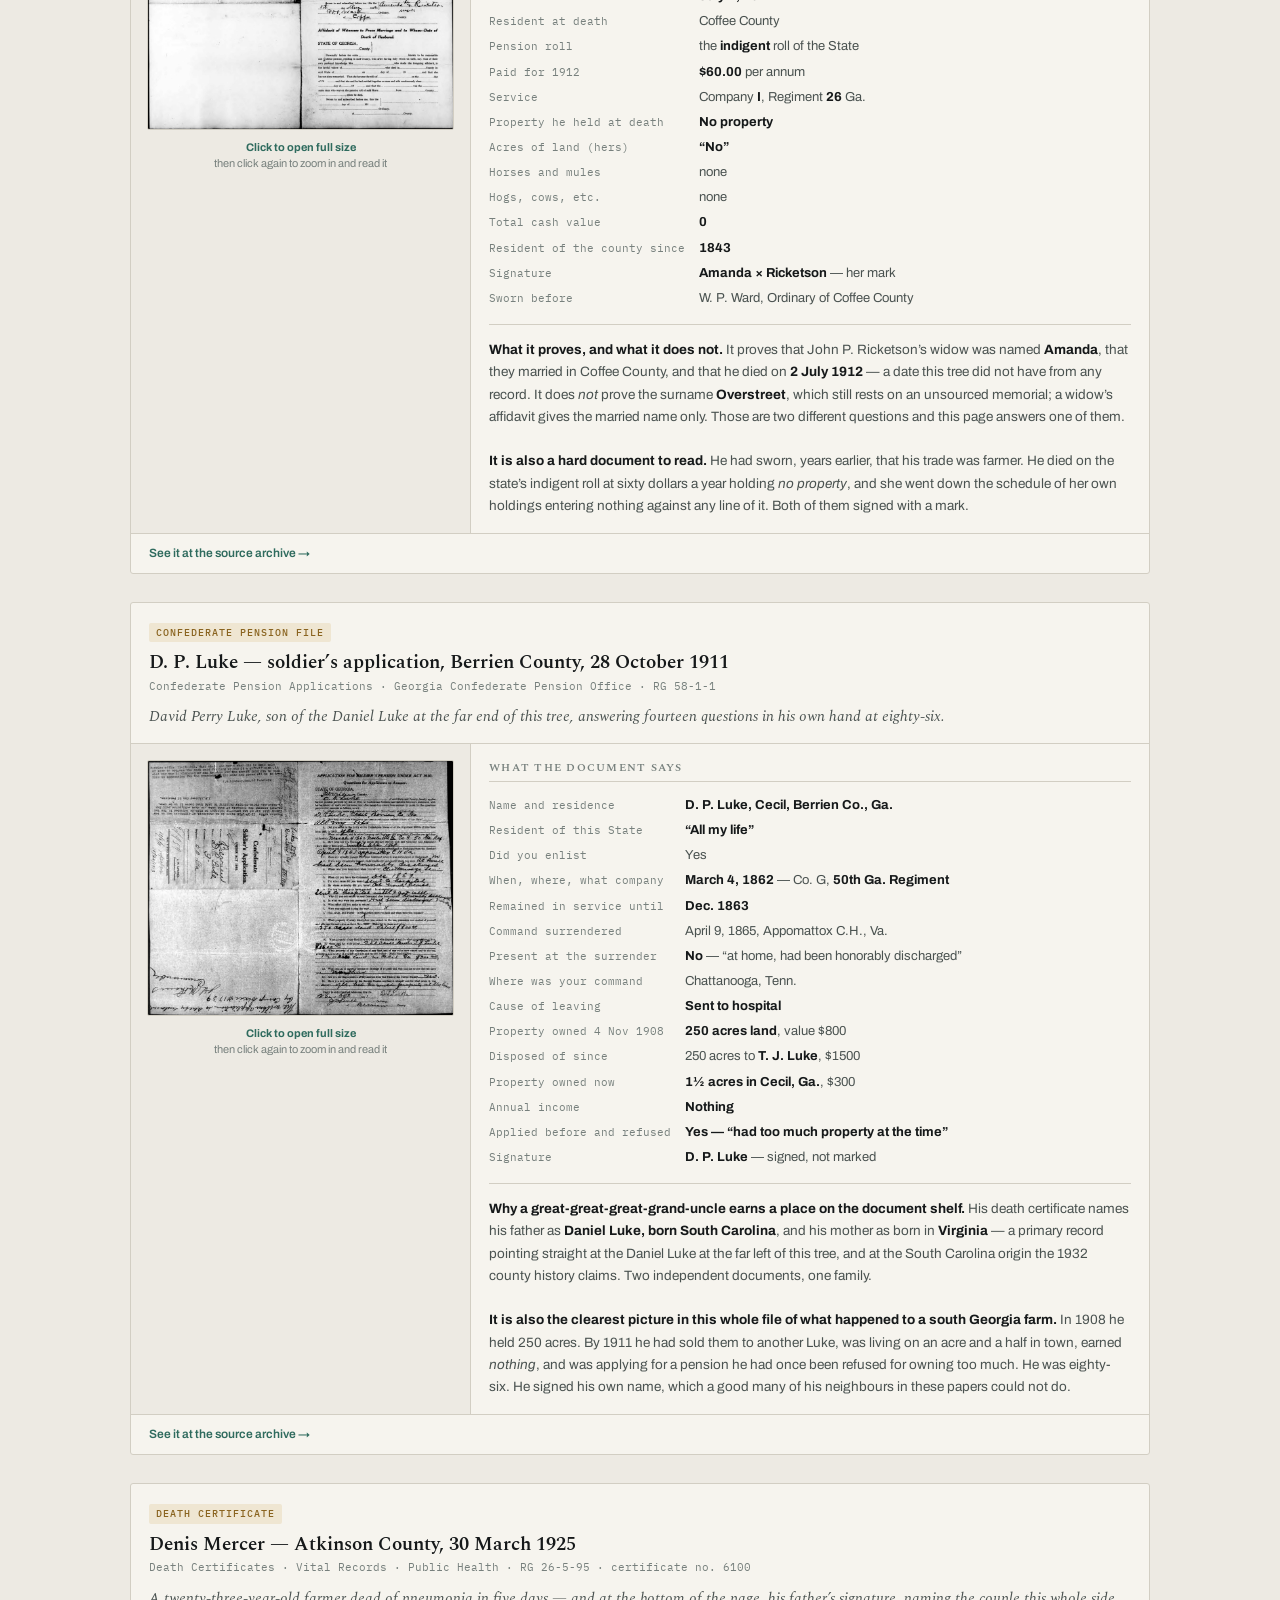
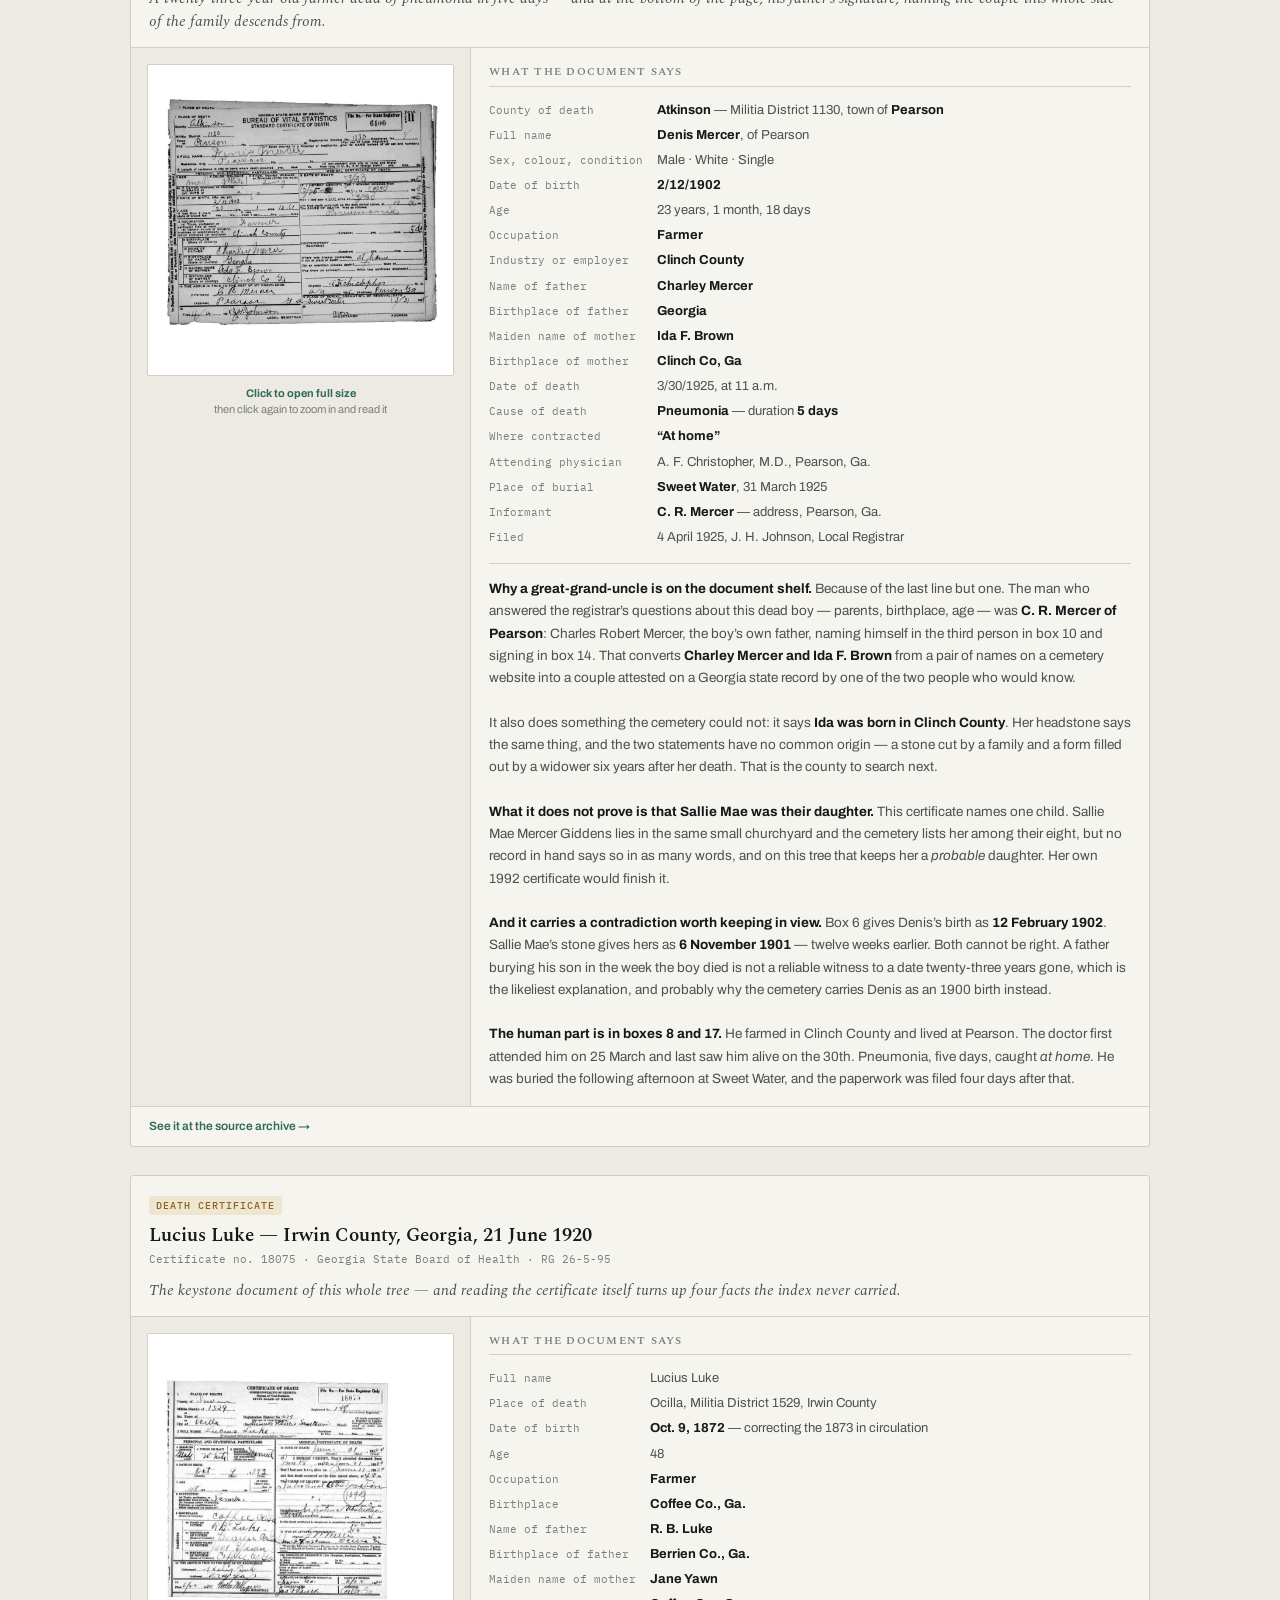
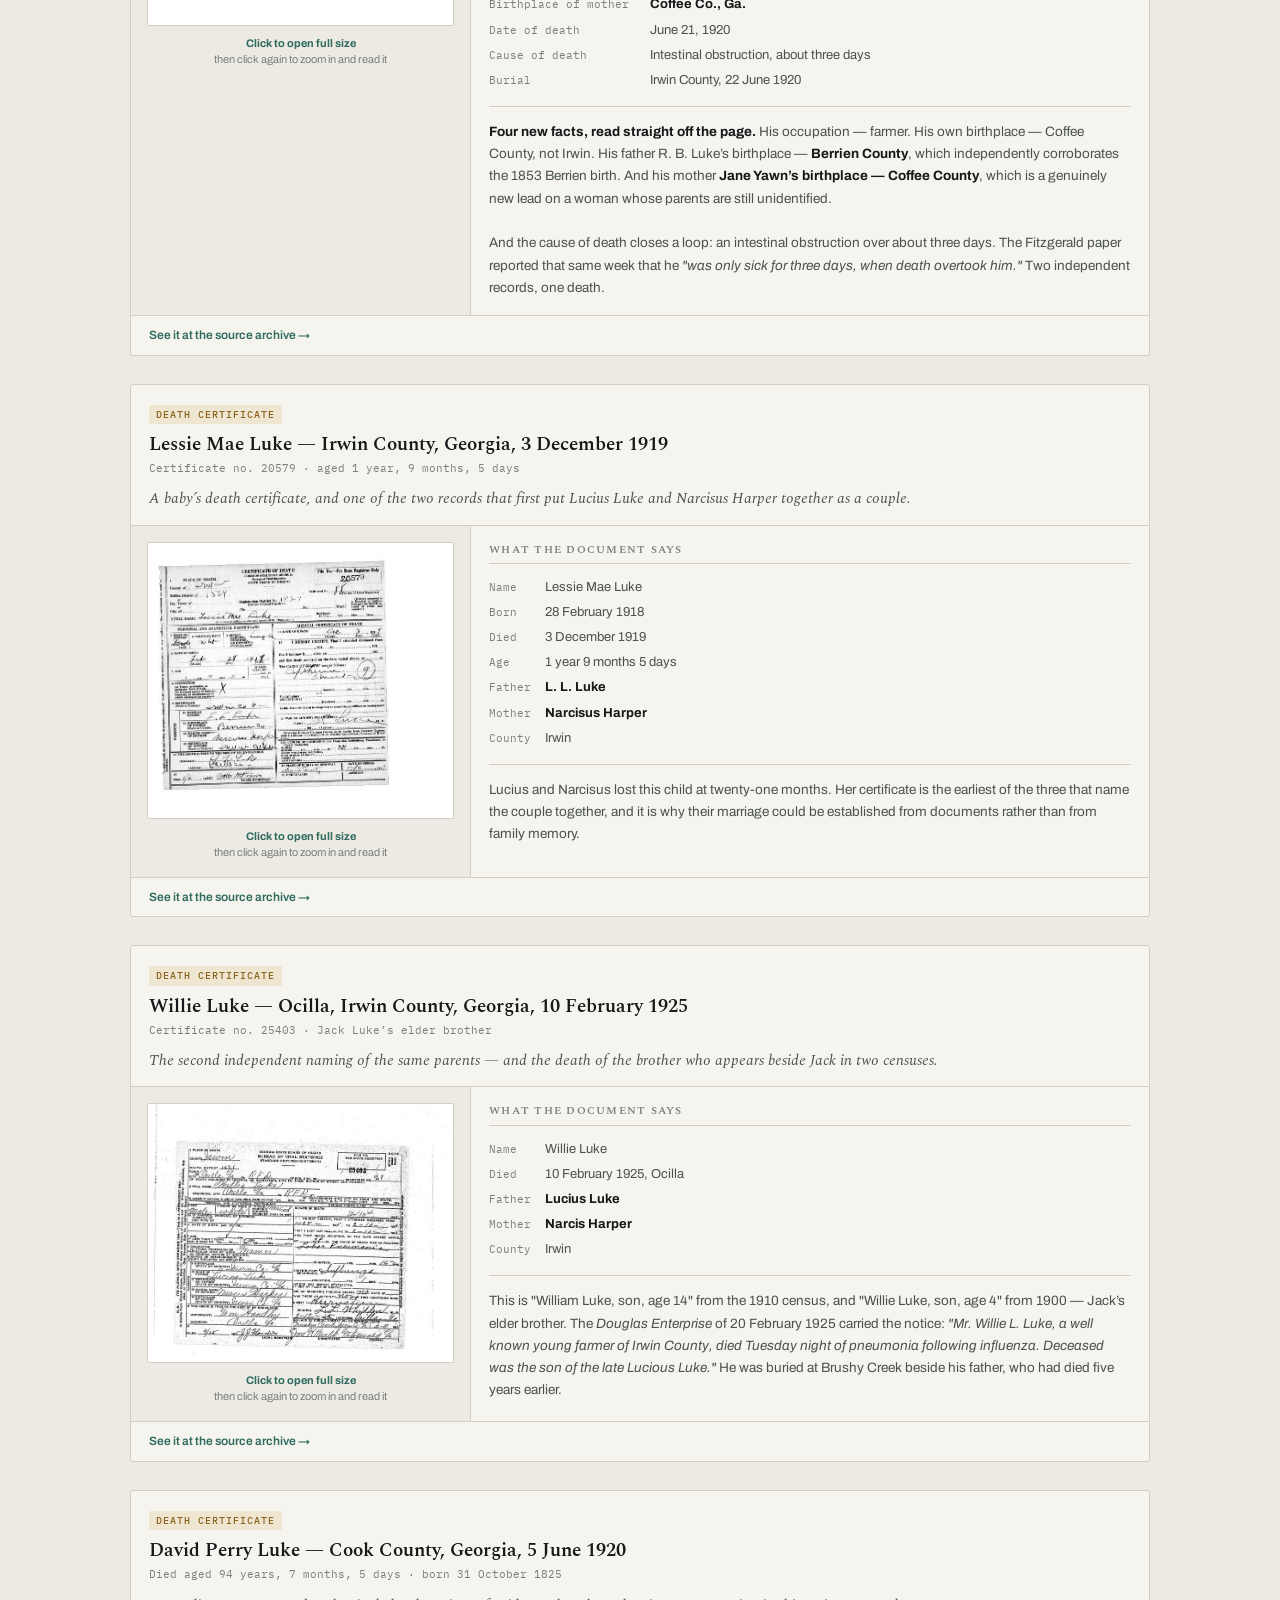
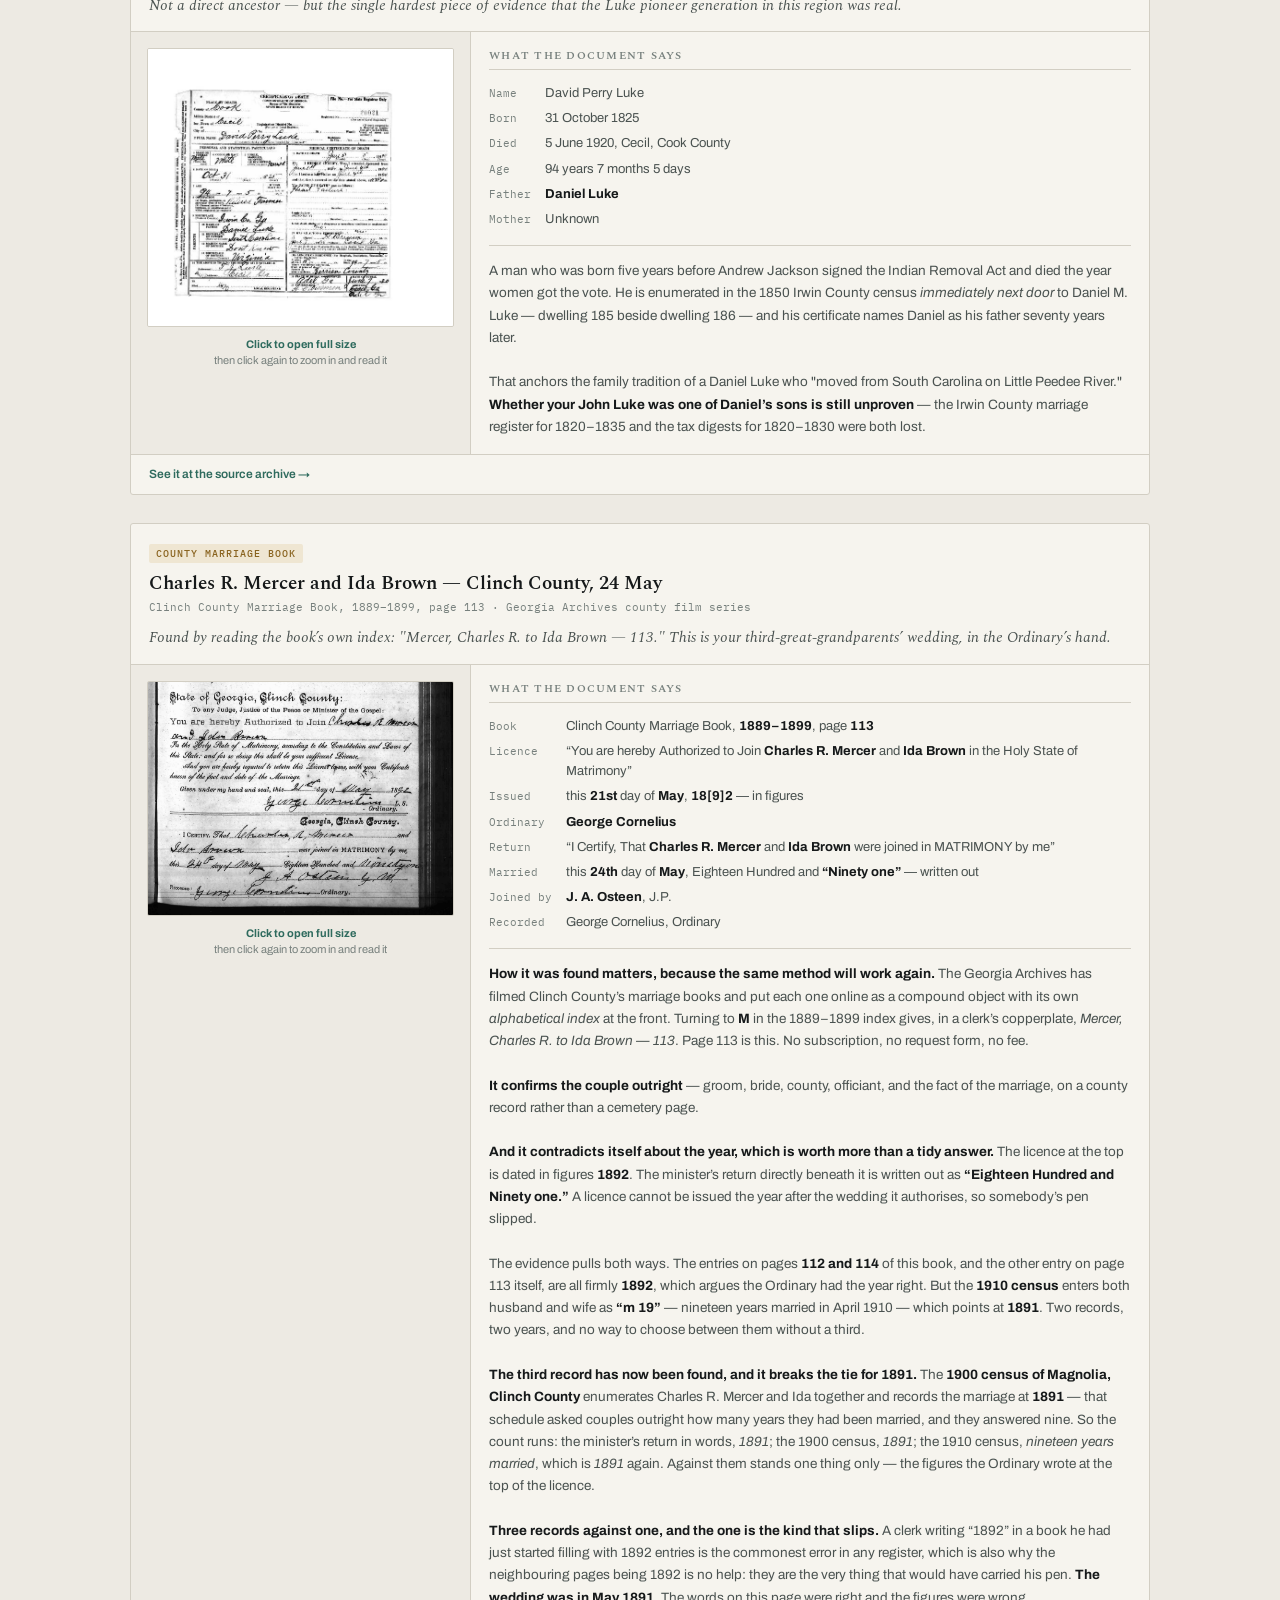
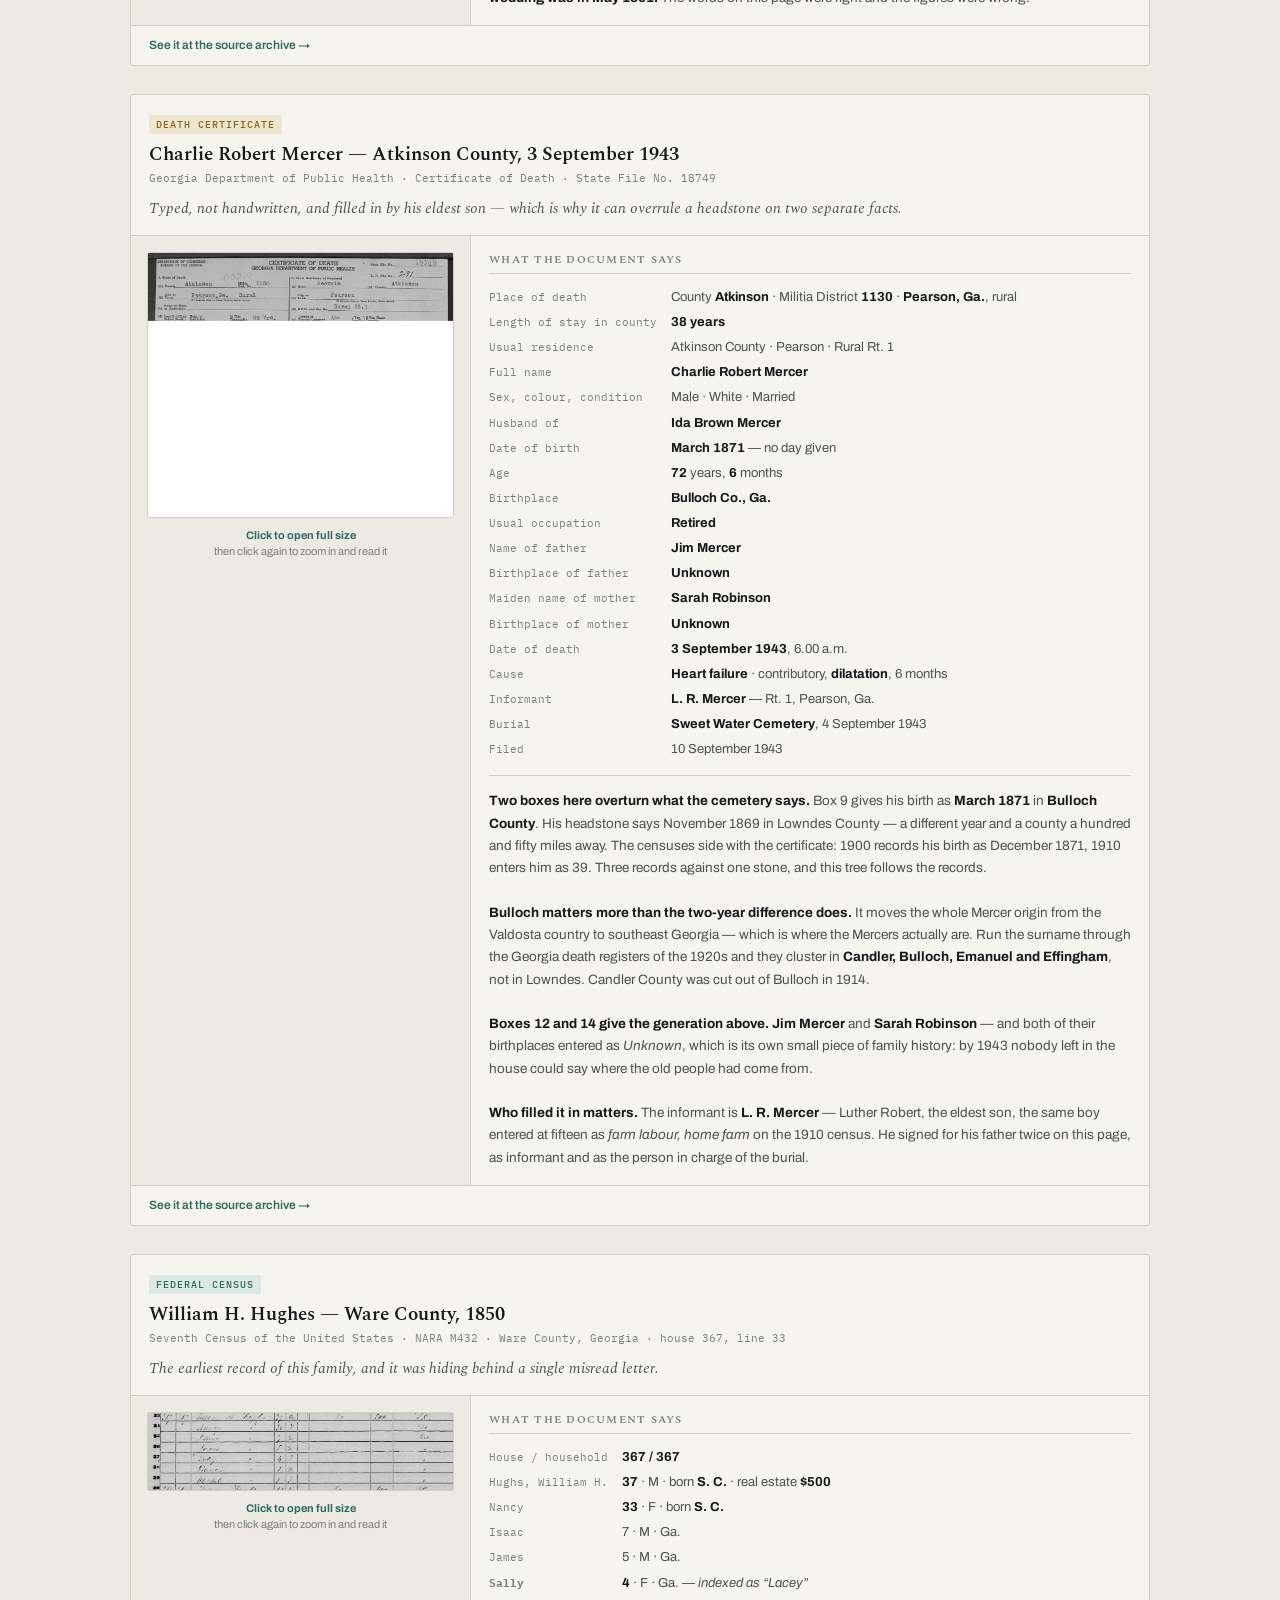
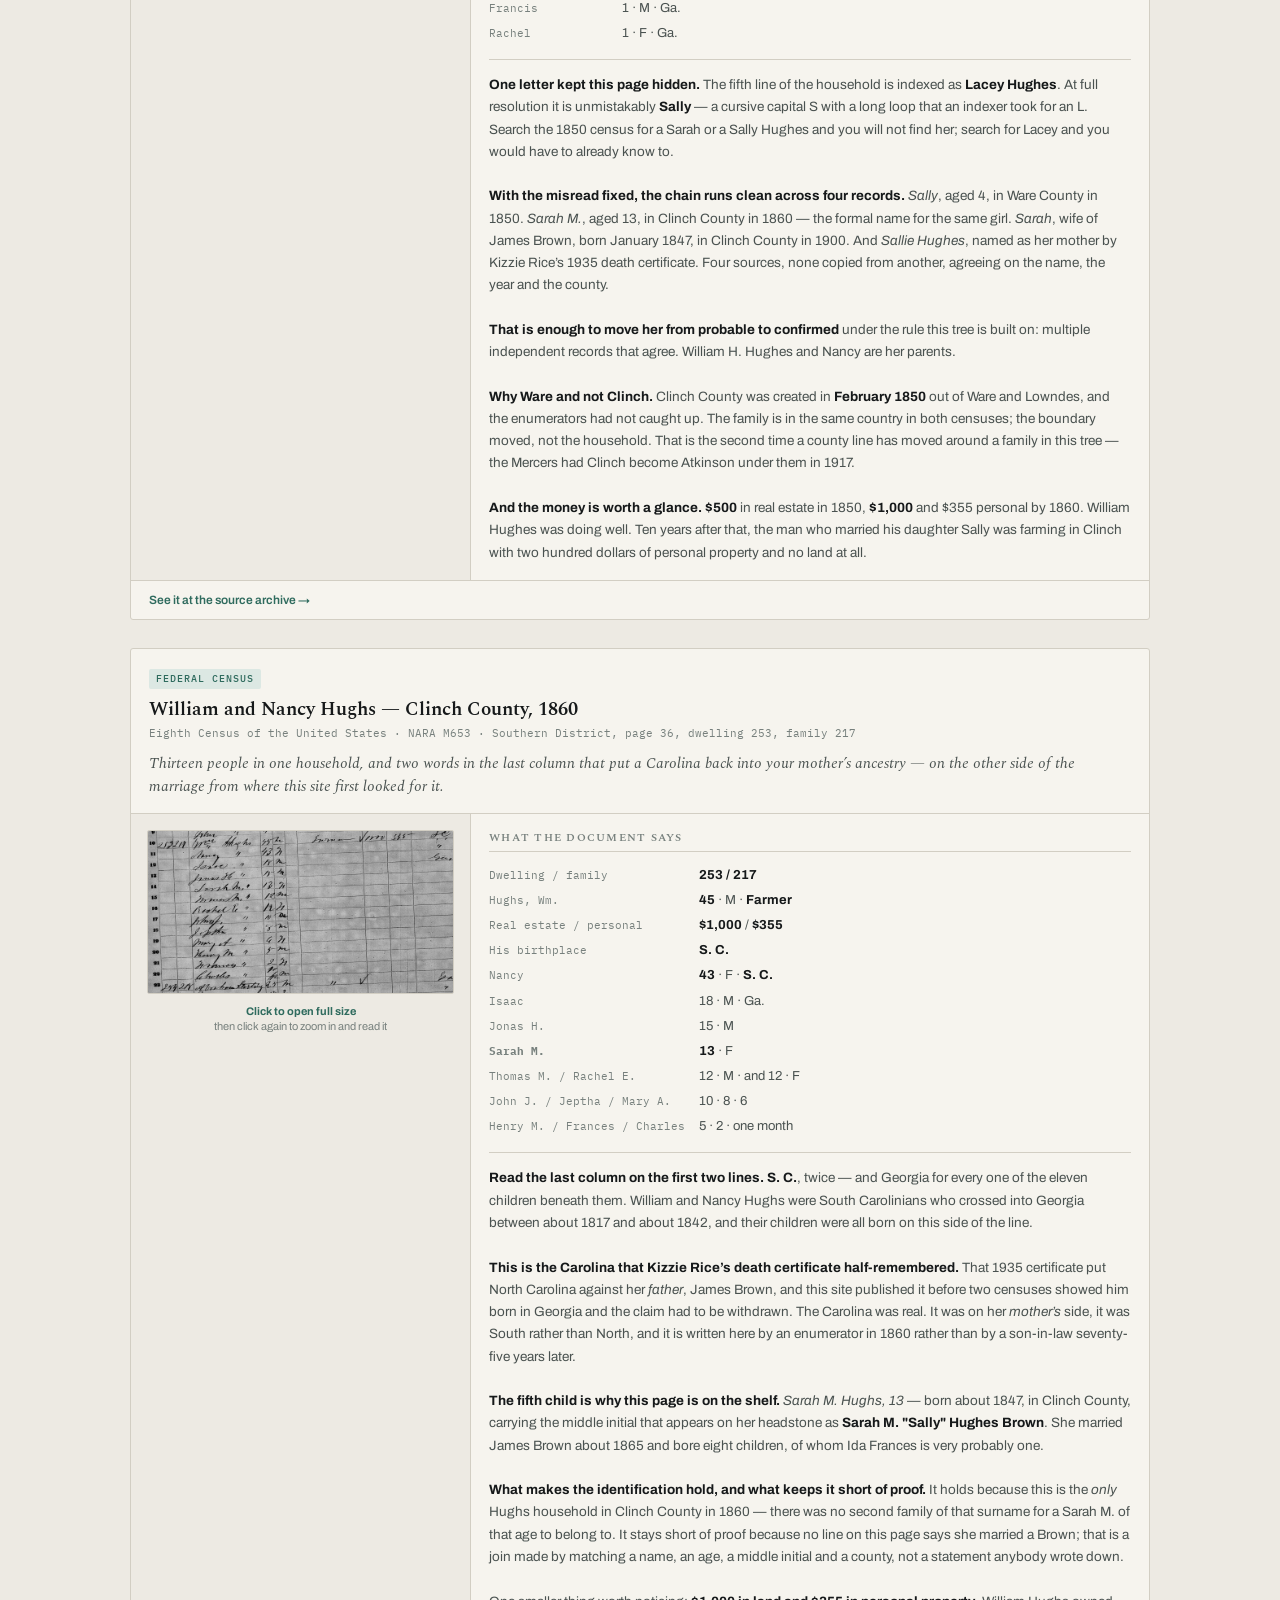
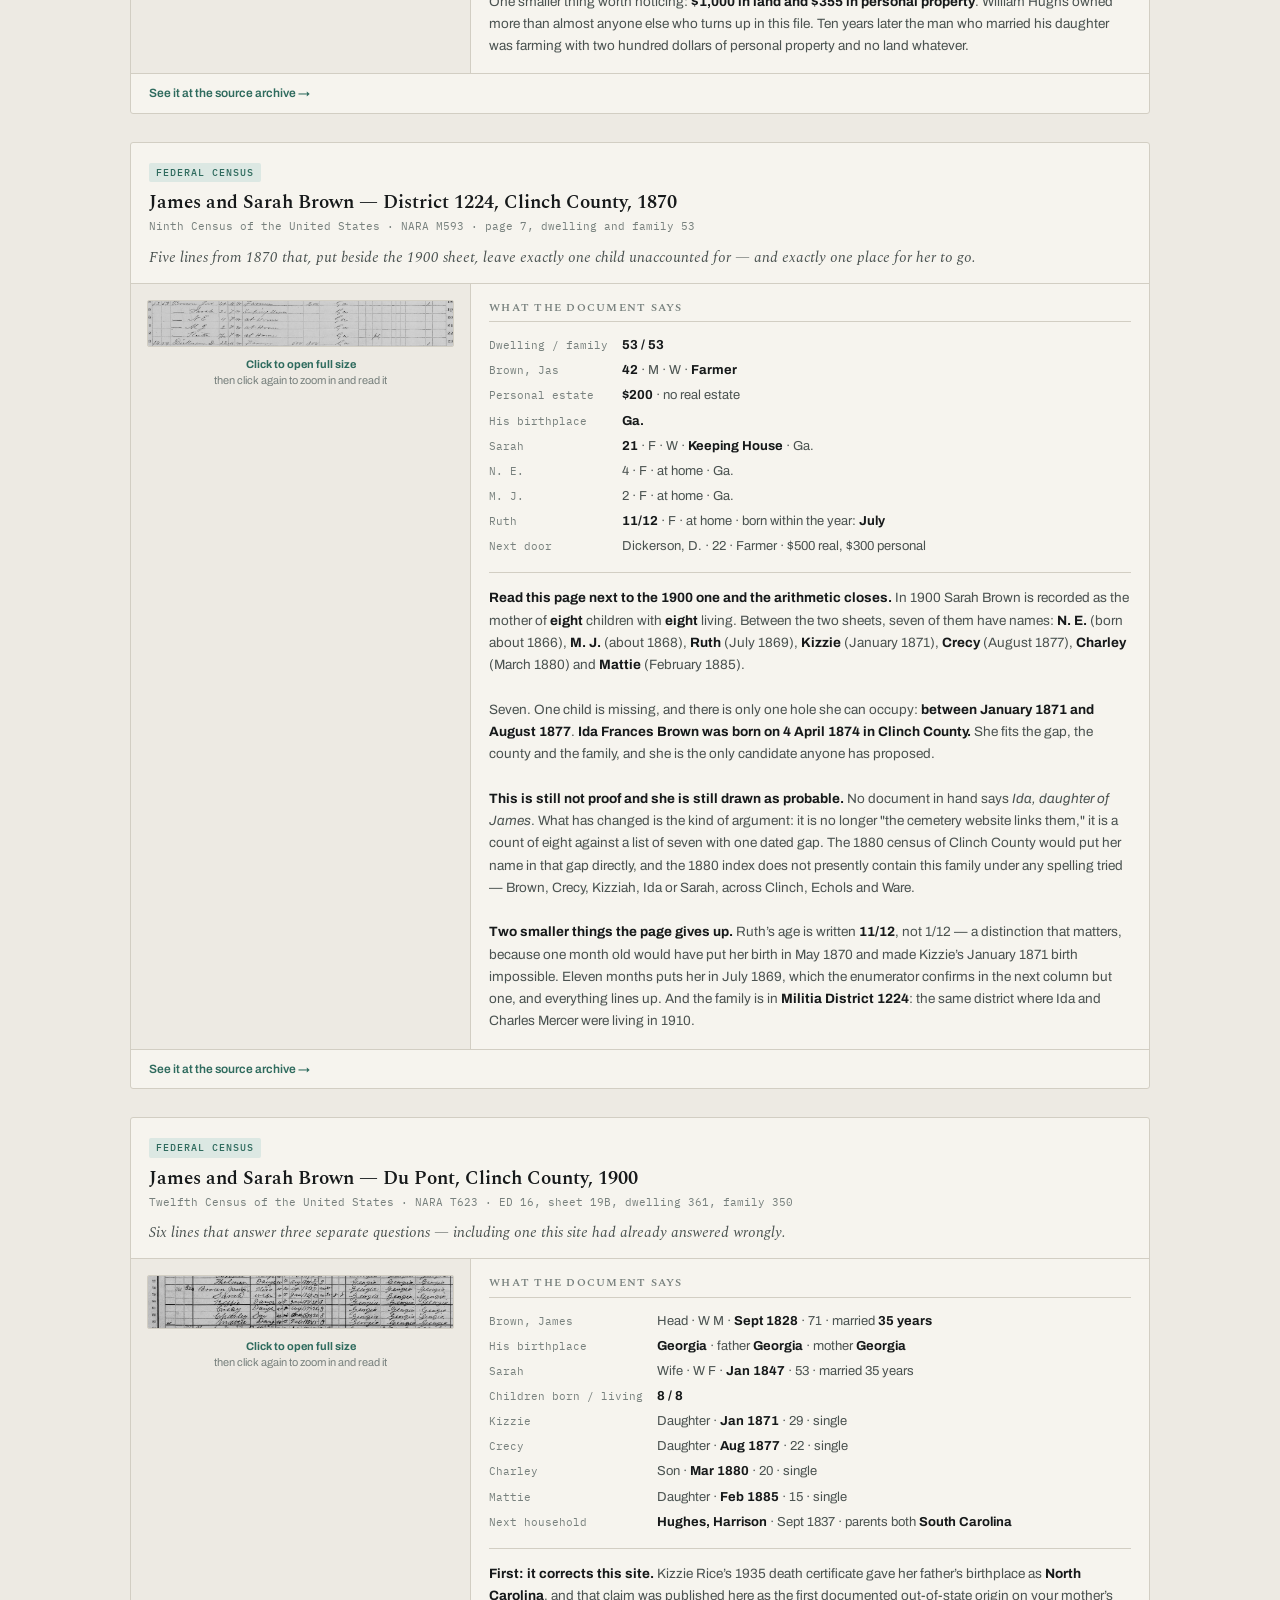
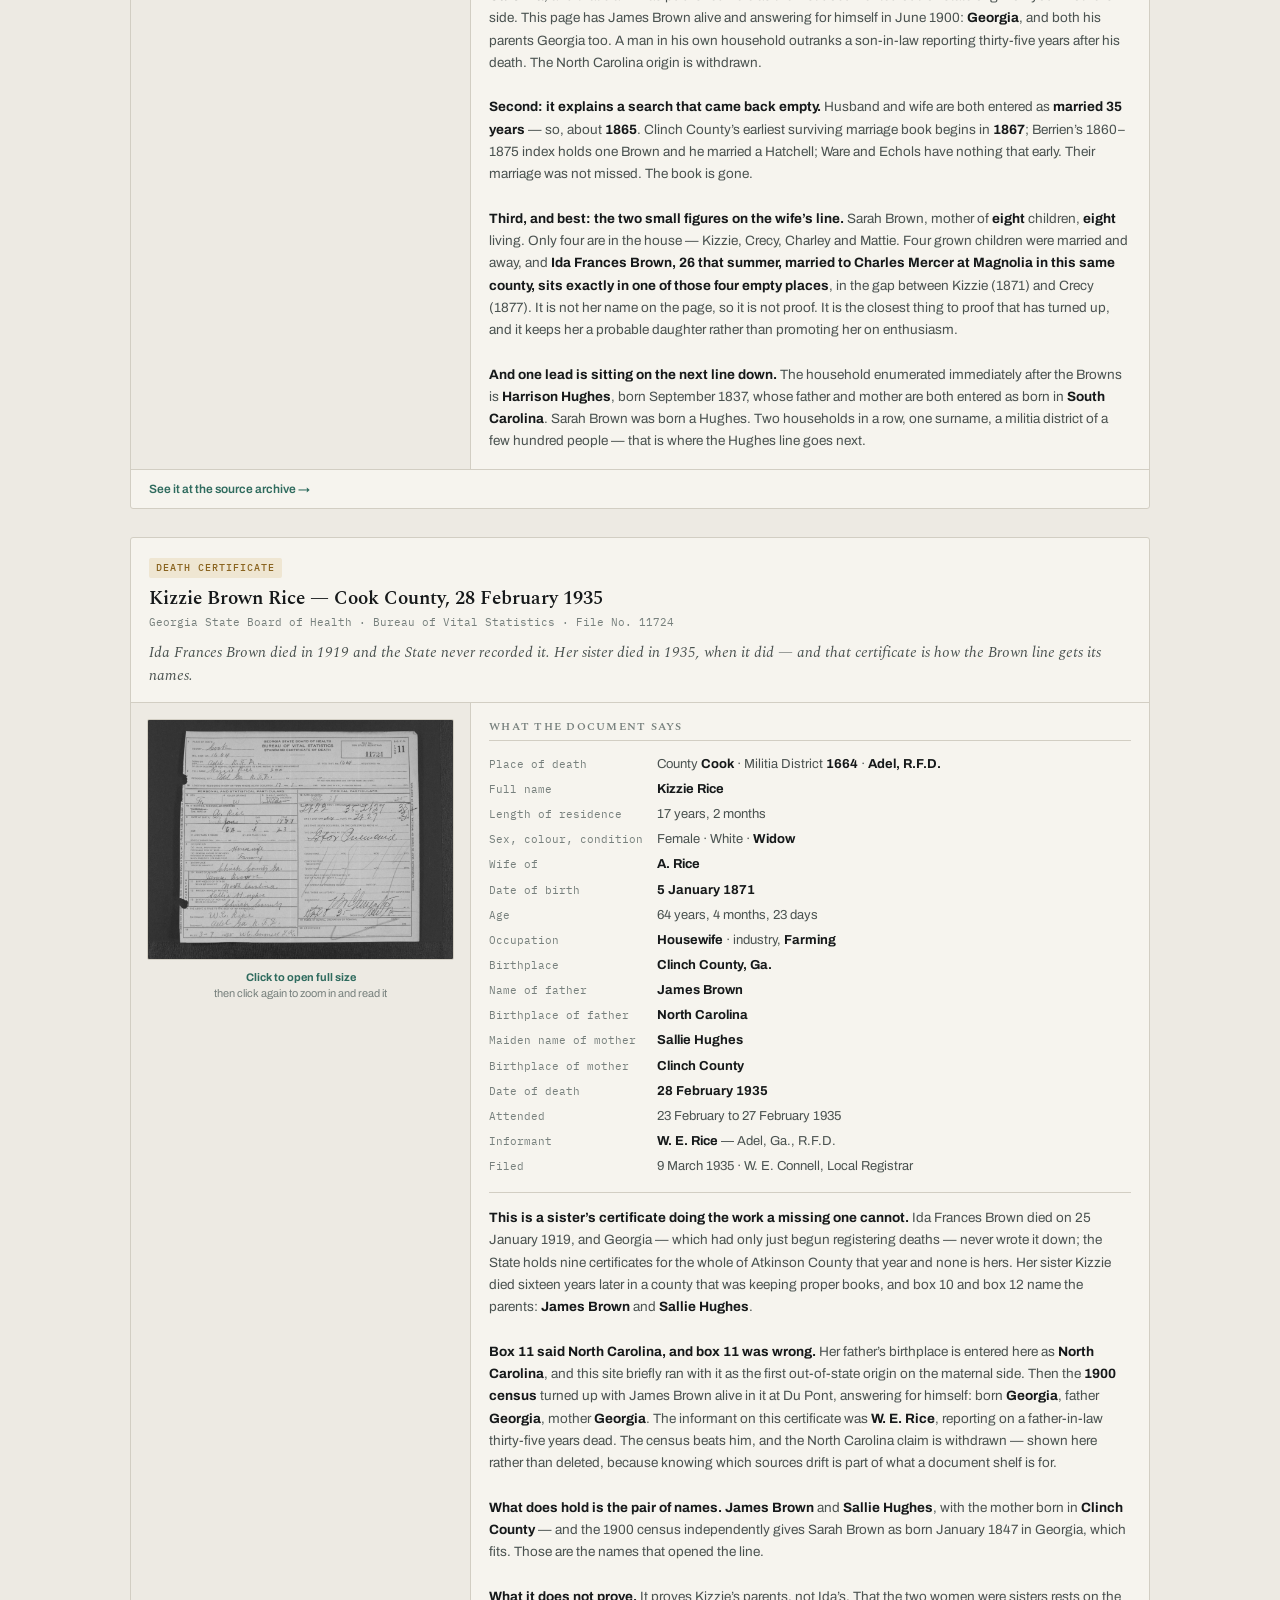
<file: records.html>
<!doctype html>
<html lang="en">
<head>
<meta charset="utf-8">
<meta name="viewport" content="width=device-width,initial-scale=1">
<title>Documents — The Luke–McKinnon Line</title>
<meta name="description" content="The document archive: death certificates and census sheets, reproduced in full, with everything they say.">
<link rel="preconnect" href="https://fonts.googleapis.com">
<link rel="preconnect" href="https://fonts.gstatic.com" crossorigin>
<link rel="stylesheet" href="https://fonts.googleapis.com/css2?family=Spectral:ital,wght@0,400;0,600;0,700;1,400&family=Archivo:wght@400;500;600&family=IBM+Plex+Mono:wght@400;500&display=swap">
<link rel="stylesheet" href="assets/style.css">
<style>
.docwrap{border:1px solid var(--rule);border-radius:3px;overflow:hidden;margin-bottom:28px;
  background:var(--panel)}
.dochead{padding:16px 18px 14px;border-bottom:1px solid var(--rule)}
.dockind{font-family:"IBM Plex Mono",monospace;font-size:10px;letter-spacing:.1em;
  text-transform:uppercase;font-weight:500;padding:2px 7px;border-radius:2px;display:inline-block;
  margin-bottom:9px}
.dockind.cert{background:var(--ochre-wash);color:var(--ochre)}
.dockind.census{background:var(--verdigris-wash);color:var(--verdigris)}
.dochead h3{font-size:19px;font-weight:600;line-height:1.25;margin-bottom:3px}
.dochead .sub{font-family:"IBM Plex Mono",monospace;font-size:11px;color:var(--ink-3);line-height:1.5}
.doclead{font-family:Spectral,serif;font-style:italic;font-size:15px;color:var(--ink-2);
  margin-top:11px;line-height:1.55}
.docbody{display:grid;grid-template-columns:minmax(0,340px) minmax(0,1fr);gap:0}
@media(max-width:760px){.docbody{grid-template-columns:1fr}}
.docimg{padding:16px;border-right:1px solid var(--rule);background:var(--ground);
  display:flex;flex-direction:column;gap:10px;align-items:center;justify-content:flex-start}
@media(max-width:760px){.docimg{border-right:none;border-bottom:1px solid var(--rule)}}
.docimg img{display:block;width:100%;border:1px solid var(--rule);border-radius:2px;
  cursor:zoom-in;background:#fff;transition:box-shadow .15s ease,transform .15s ease}
.docimg img:hover{box-shadow:var(--shadow);transform:translateY(-1px)}
.docimg .cap{font-size:11px;color:var(--ink-3);text-align:center;line-height:1.45}
.docimg.nofilm{display:flex;align-items:center;justify-content:center;min-height:180px}
.docimg.nofilm .cap{max-width:230px;font-size:11.5px}
.docimg .cap b{color:var(--verdigris)}
.docread{padding:16px 18px}
.docread h4{font-size:10.5px;letter-spacing:.12em;text-transform:uppercase;color:var(--ink-3);
  font-weight:600;margin:0 0 10px;padding-bottom:5px;border-bottom:1px solid var(--rule)}
.fields{display:grid;grid-template-columns:auto 1fr;gap:5px 14px;font-size:13px;margin-bottom:16px}
.fields dt{font-family:"IBM Plex Mono",monospace;font-size:10.5px;color:var(--ink-3);
  padding-top:2px;white-space:nowrap}
.fields dd{margin:0;color:var(--ink-2)}
.fields dd b{color:var(--ink)}
.docwhy{font-size:13.5px;color:var(--ink-2);line-height:1.65;padding-top:14px;
  border-top:1px solid var(--rule)}
.docwhy b{color:var(--ink)}
.docfoot{padding:10px 18px;border-top:1px solid var(--rule);font-size:12px}
.docfoot a{font-weight:600;text-decoration:none}
.docfoot a:hover{text-decoration:underline}
#docBar{position:sticky;top:0;z-index:20;margin:0 0 22px;padding:10px 0 11px;
  background:color-mix(in srgb,var(--ground) 93%,transparent);backdrop-filter:blur(6px);
  border-bottom:1px solid var(--rule-soft)}
#docBar .chips{display:flex;flex-wrap:wrap;gap:6px;align-items:center}
.chip{background:var(--panel);border:1px solid var(--rule);border-radius:99px;cursor:pointer;
  padding:5px 12px;font:inherit;font-size:11.5px;color:var(--ink-2);white-space:nowrap}
.chip:hover{border-color:var(--ink-3);color:var(--ink)}
.chip[aria-selected="true"]{background:var(--verdigris-wash);border-color:var(--verdigris);color:var(--verdigris);font-weight:600}
.chip .n{font-family:"IBM Plex Mono",monospace;font-size:10px;opacity:.7;margin-left:5px}
.idxToggle{margin-top:8px;background:none;border:0;padding:0;cursor:pointer;font:inherit;
  font-size:11.5px;color:var(--ink-3);text-decoration:underline;text-underline-offset:3px}
.idxToggle:hover{color:var(--ink)}
.idx{margin-top:10px;display:grid;grid-template-columns:repeat(auto-fill,minmax(250px,1fr));gap:2px 20px}
.idx a{display:block;padding:4px 0;font-size:11.5px;color:var(--ink-2);text-decoration:none;
  border-bottom:1px solid var(--rule-soft)}
.idx a:hover{color:var(--verdigris)}
.idx a[hidden]{display:none}
.idx a .y{font-family:"IBM Plex Mono",monospace;font-size:10px;color:var(--ink-3);margin-right:7px}
.docwrap[hidden]{display:none}
@media(max-width:700px){ .idx{grid-template-columns:1fr} }
</style>
</head>
<body>

<div class="wrap">
<header class="mast">
  <div class="eyebrow">The record shelf</div>
  <h1>Documents
    <span class="sub" id="docIntro"></span>
  </h1>
  <div class="mast-meta" id="docMeta"></div>
</header>

<div class="note">
  <p><b>Why only these <span id="hostedWord"></span> are hosted here.</b> Everything on this page is a United States
  federal record or a Georgia state record — public documents, free to reproduce. They are
  copied from the National Archives and the Georgia Archives and served from this site, so they
  open instantly and will still be here if those sites change.</p>
  <p>Headstone photographs belong to the people who took them, and the newspaper archive sits
  behind an access challenge. <b>Those are linked rather than copied</b>, and quoted where the
  words matter — which for a newspaper is usually the point anyway.</p>
</div>

<div id="docBar">
  <div class="chips" id="docChips" role="tablist" aria-label="Filter documents by kind"></div>
  <button class="idxToggle" id="idxToggle" aria-expanded="false">Jump to a record</button>
  <div class="idx" id="docIdx" hidden></div>
</div>

<div id="docList"></div>

<section>
  <div class="band-head"><span class="gen-no">LINKED</span>
    <h2>Everything else in the file</h2><span class="era">28 records</span></div>
  <div class="note">These could not be hosted here — a login, a copyright, or a bot challenge
  stands in the way — but every one has been read, and what each says is summarised below.</div>
  <div class="recs" id="linkList"></div>
</section>

<footer>
  Death certificates: Georgia Archives, Death Certificates, Vital Records, Public Health,
  RG 26-5-95. Pension files: Confederate Pension Applications, Georgia Confederate
  Pension Office, RG 58-1-1. Census sheets: United States Federal Census, National Archives and Records
  Administration, 1950 enumeration, reproduced through the National Archives IIIF service.
  Both are public records.
</footer>
</div>

<script src="assets/data.js"></script>
<script src="assets/docs.js"></script>
<script src="assets/app.js"></script>
<script>
document.getElementById('docList').innerHTML = DOCS.map(d => `
  <article class="docwrap" id="${d.id}">
    <div class="dochead">
      <span class="dockind ${d.cls}">${d.kind}</span>
      <h3>${d.title}</h3>
      <div class="sub">${d.sub}</div>
      <div class="doclead">${d.lead}</div>
    </div>
    <div class="docbody">
      ${d.img ? `<div class="docimg">
        <img src="${d.img}" alt="${d.title}" loading="lazy"
             data-doc="${d.img}" data-caption="${d.title.replace(/"/g,'&quot;')}">
        ${d.img2 ? `<img src="${d.img2}" alt="${d.title} — second sheet" loading="lazy"
             data-doc="${d.img2}" data-caption="${d.title.replace(/"/g,'&quot;')} — second sheet">` : ''}
        <div class="cap"><b>Click to open full size</b><br>then click again to zoom in and read it</div>
      </div>` : `<div class="docimg nofilm">
        <div class="cap"><b>Not reproduced here.</b><br>This one is held by a repository that
        serves its own scans, so the page is transcribed rather than copied. The link at the
        foot opens the original.</div>
      </div>`}
      <div class="docread">
        <h4>What the document says</h4>
        <dl class="fields">${d.reads.map(([k,v]) => `<dt>${k}</dt><dd>${v}</dd>`).join('')}</dl>
        <div class="docwhy">${d.why || d.note || ''}</div>
      </div>
    </div>
    <div class="docfoot"><a href="${d.url}" target="_blank" rel="noopener">See it at the source archive &rarr;</a></div>
  </article>`).join('');

/* ------------------------------------------------------------------
   Every number on this page is counted from the data. The old ones were
   typed by hand when there were nine records and said "nine" long after
   there were twenty-one.
   ------------------------------------------------------------------ */
const WORDS = ['no','one','two','three','four','five','six','seven','eight','nine','ten',
  'eleven','twelve','thirteen','fourteen','fifteen','sixteen','seventeen','eighteen',
  'nineteen','twenty','twenty-one','twenty-two','twenty-three','twenty-four','twenty-five'];
const word = n => WORDS[n] || String(n);
const sheets = DOCS.reduce((a,d) => a + (d.img ? 1 : 0) + (d.img2 ? 1 : 0), 0);
const years  = DOCS.map(d => (d.title.match(/\b(1[6-9]\d\d|20\d\d)\b/) || [])[0])
                   .filter(Boolean).map(Number).sort((a,b) => a-b);

/* group by kind, commonest first, so the sentence reads the way a person would say it */
const byKind = {};
DOCS.forEach(d => { (byKind[d.kind] = byKind[d.kind] || []).push(d); });
const kinds = Object.keys(byKind).sort((a,b) => byKind[b].length - byKind[a].length);
const PROPER = /\b(confederate|georgia|union|american)\b/g;
const cap = t => t.replace(PROPER, w => w[0].toUpperCase() + w.slice(1));
const plural = (k,n) => cap(n === 1 ? k.toLowerCase()
  : k.toLowerCase().replace(/^(.*?)(file|certificate|census|book)$/, (m,p1,p2) =>
      p1 + (p2 === 'census' ? 'census households' : p2 + 's')));
const listOut = arr => arr.length < 2 ? (arr[0] || '')
  : arr.slice(0,-1).join(', ') + ' and ' + arr[arr.length-1];

document.getElementById('hostedWord').textContent = word(DOCS.length);
document.getElementById('docIntro').innerHTML =
  word(DOCS.length).replace(/^./, c => c.toUpperCase()) + ' records reproduced in full — ' +
  listOut(kinds.map(k => word(byKind[k].length) + ' ' + plural(k, byKind[k].length))) +
  '. Click any one to open it full size and zoom in far enough to read the handwriting.';
document.getElementById('docMeta').innerHTML =
  '<span><b>' + DOCS.length + '</b> records · <b>' + sheets + '</b> sheets hosted here</span>' +
  '<span><b>' + LINKED.length + '</b> more linked</span>' +
  (years.length ? '<span>Spanning <b>' + years[0] + ' – ' + years[years.length-1] + '</b></span>' : '');

/* ---- filter chips + jump index ---- */
const chips = document.getElementById('docChips');
chips.innerHTML = ['All'].concat(kinds).map((k,i) =>
  '<button class="chip" role="tab" data-kind="' + (k === 'All' ? '' : k) + '"' +
    (i === 0 ? ' aria-selected="true"' : '') + '>' + k +
    '<span class="n">' + (k === 'All' ? DOCS.length : byKind[k].length) + '</span></button>').join('');

function applyFilter(kind){
  DOCS.forEach(d => {
    const el = document.getElementById(d.id);
    if(el) el.hidden = !!kind && d.kind !== kind;
  });
  document.querySelectorAll('#docIdx a').forEach(a => {
    a.hidden = !!kind && a.dataset.kind !== kind;
  });
}
chips.addEventListener('click', e => {
  const b = e.target.closest('.chip'); if(!b) return;
  chips.querySelectorAll('.chip').forEach(c => c.setAttribute('aria-selected', c === b ? 'true' : 'false'));
  applyFilter(b.dataset.kind);
  window.scrollTo({ top: 0, behavior: 'smooth' });
});

const idx = document.getElementById('docIdx');
idx.innerHTML = DOCS.map(d => {
  const y = (d.title.match(/\b(1[6-9]\d\d|20\d\d)\b/) || [])[0] || '';
  return '<a href="#' + d.id + '" data-kind="' + d.kind + '">' +
    (y ? '<span class="y">' + y + '</span>' : '') +
    d.title.replace(/\s+—\s+\d{4}$/,'') + '</a>';
}).join('');
const idxToggle = document.getElementById('idxToggle');
idxToggle.addEventListener('click', () => {
  const open = idx.hidden;
  idx.hidden = !open;
  idxToggle.setAttribute('aria-expanded', open ? 'true' : 'false');
  idxToggle.textContent = open ? 'Hide the index' : 'Jump to a record';
});

document.getElementById('linkList').innerHTML = LINKED.map(([kind,title,desc,url,where]) => `
  <div class="rec">
    <div class="rec-kind">${kind}</div>
    <div class="rec-t"><b>${title}</b><div class="rec-d">${desc}<br><span style="opacity:.75">${where}</span></div></div>
    <a href="${url}" target="_blank" rel="noopener">Open &rarr;</a>
  </div>`).join('');
</script>
</body>
</html>
</file>
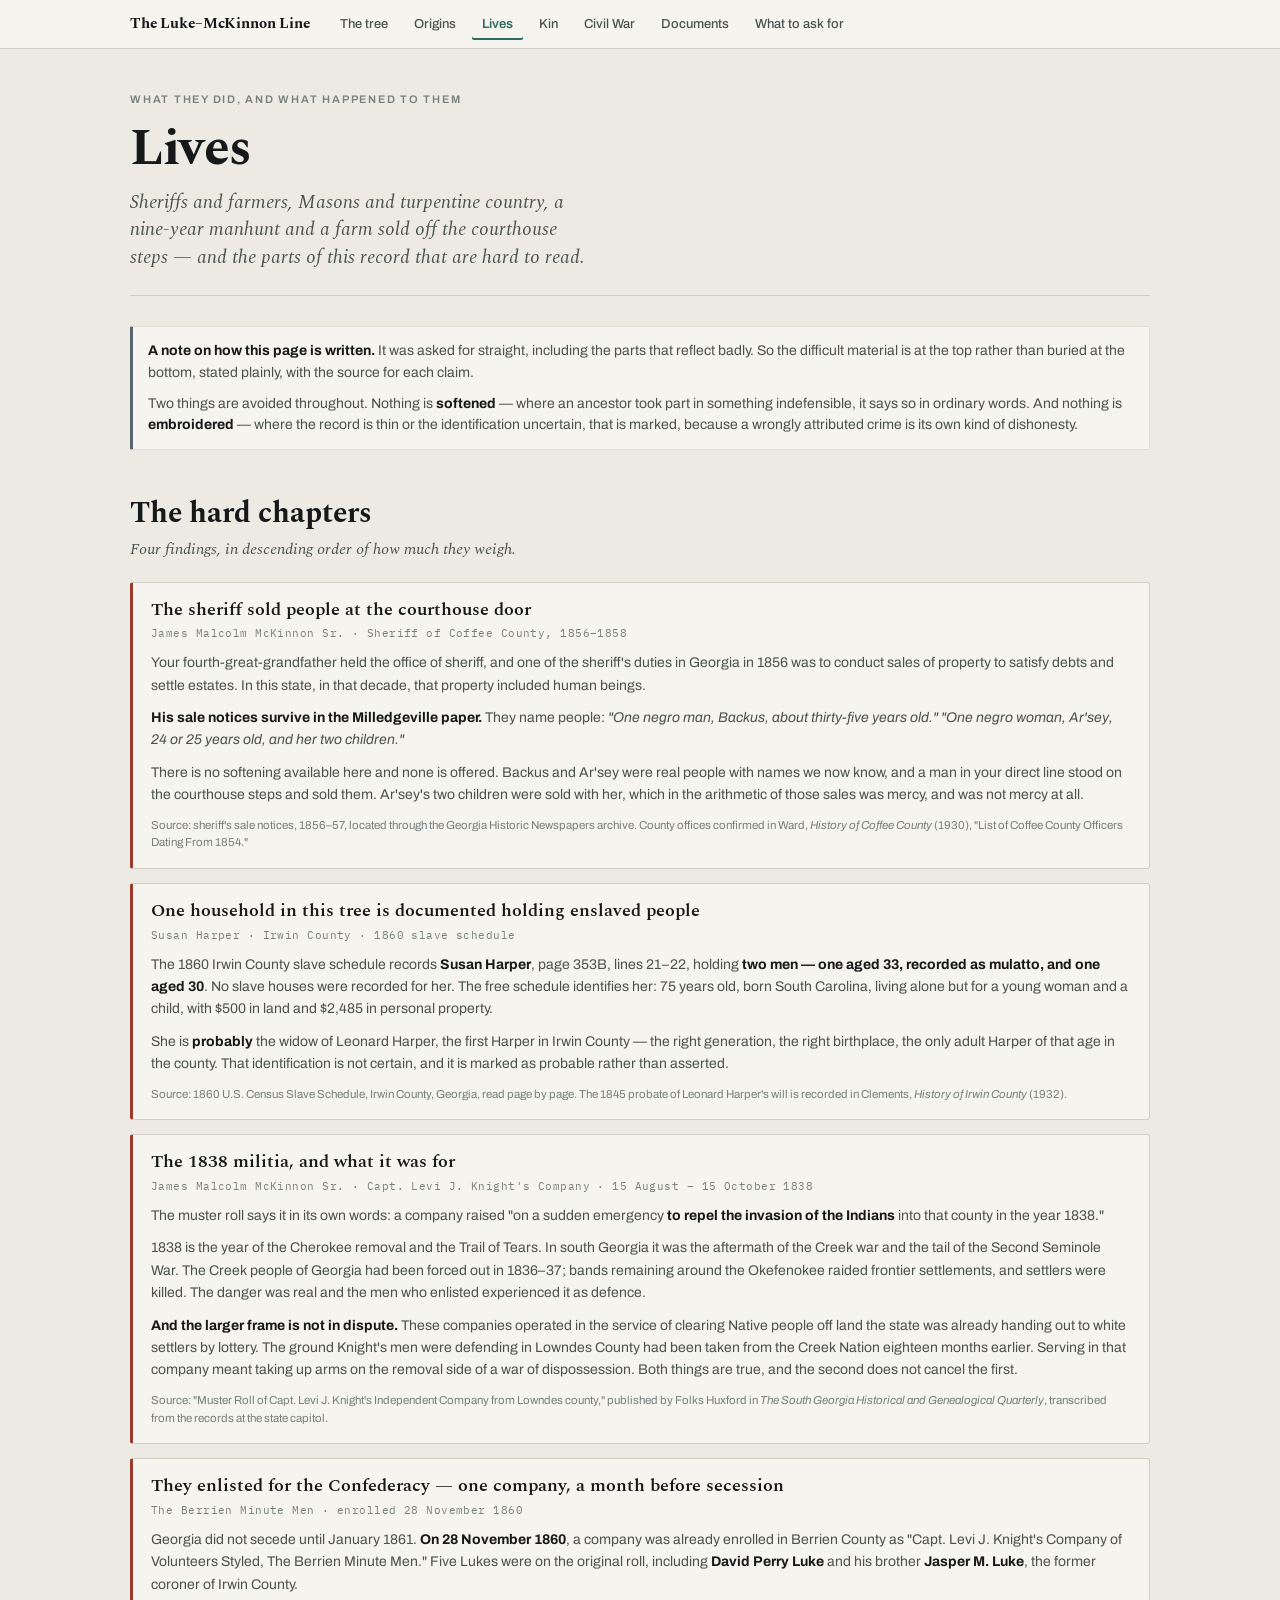
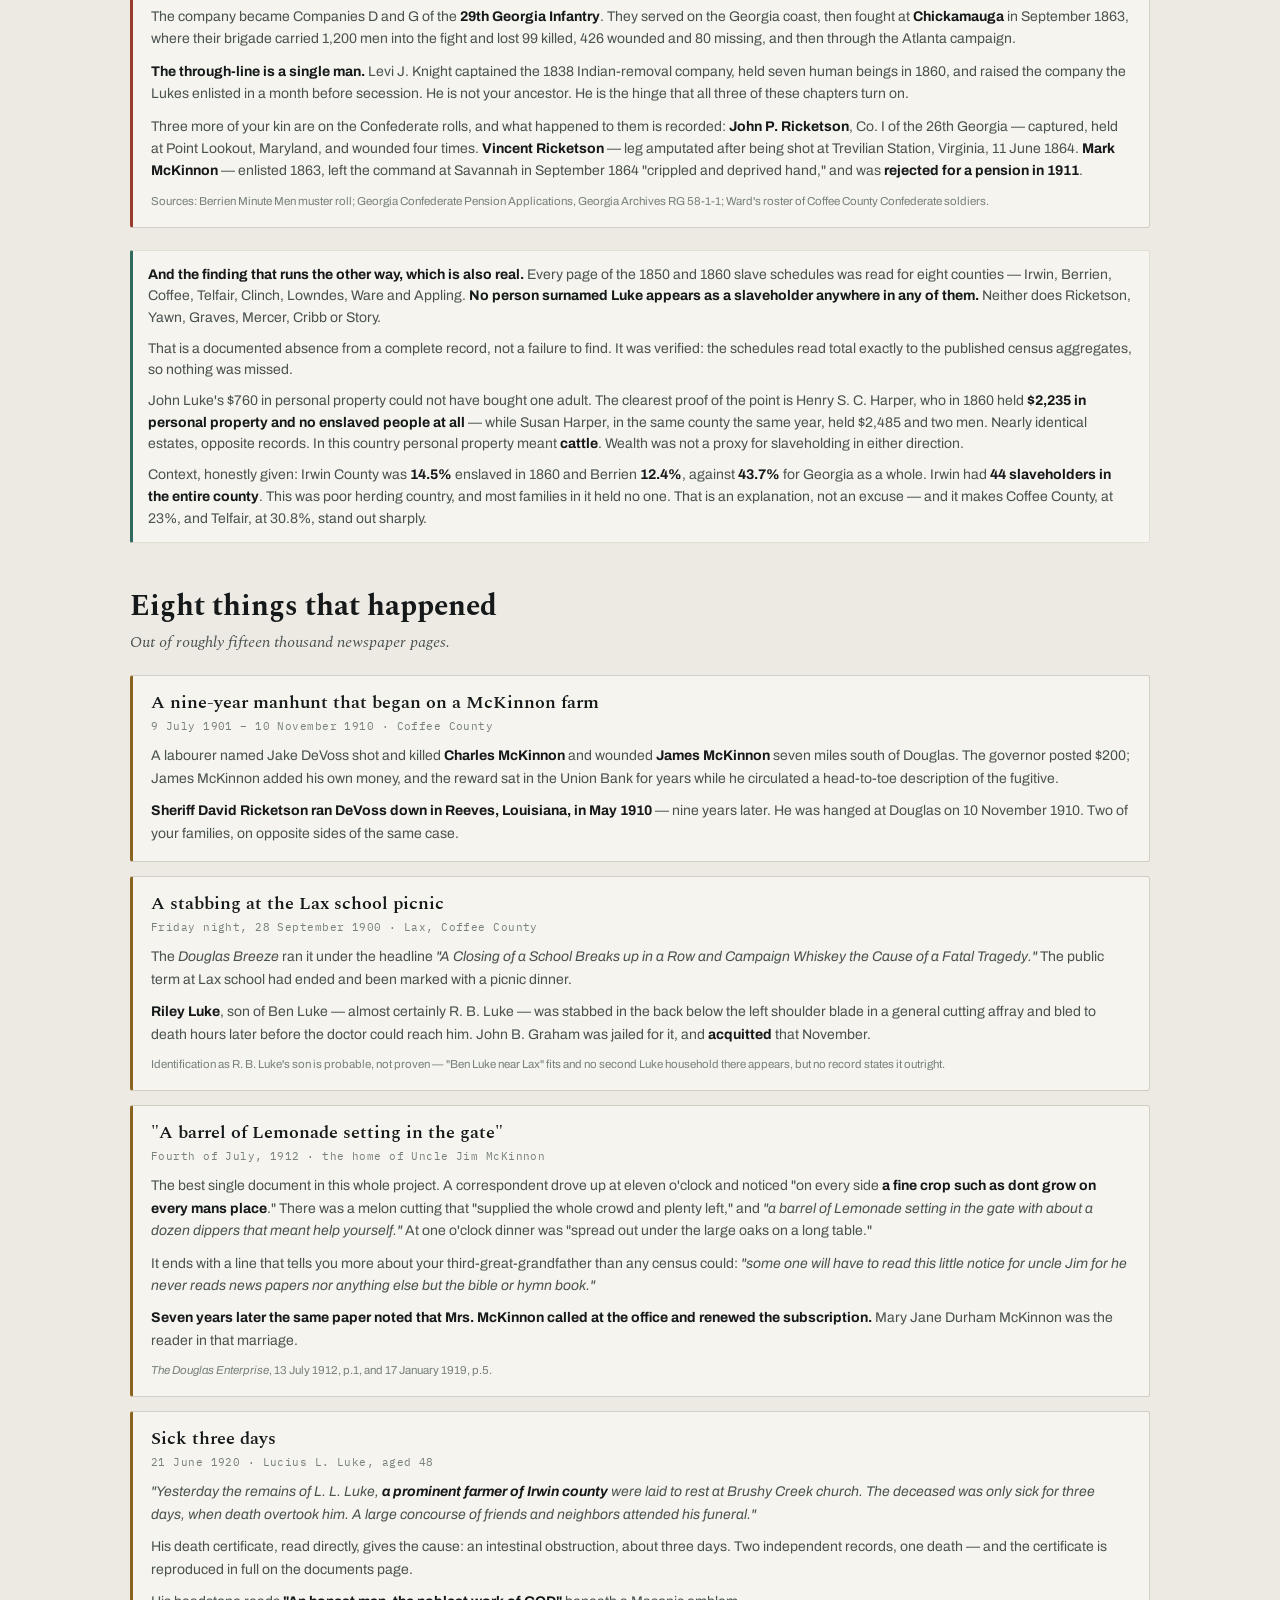
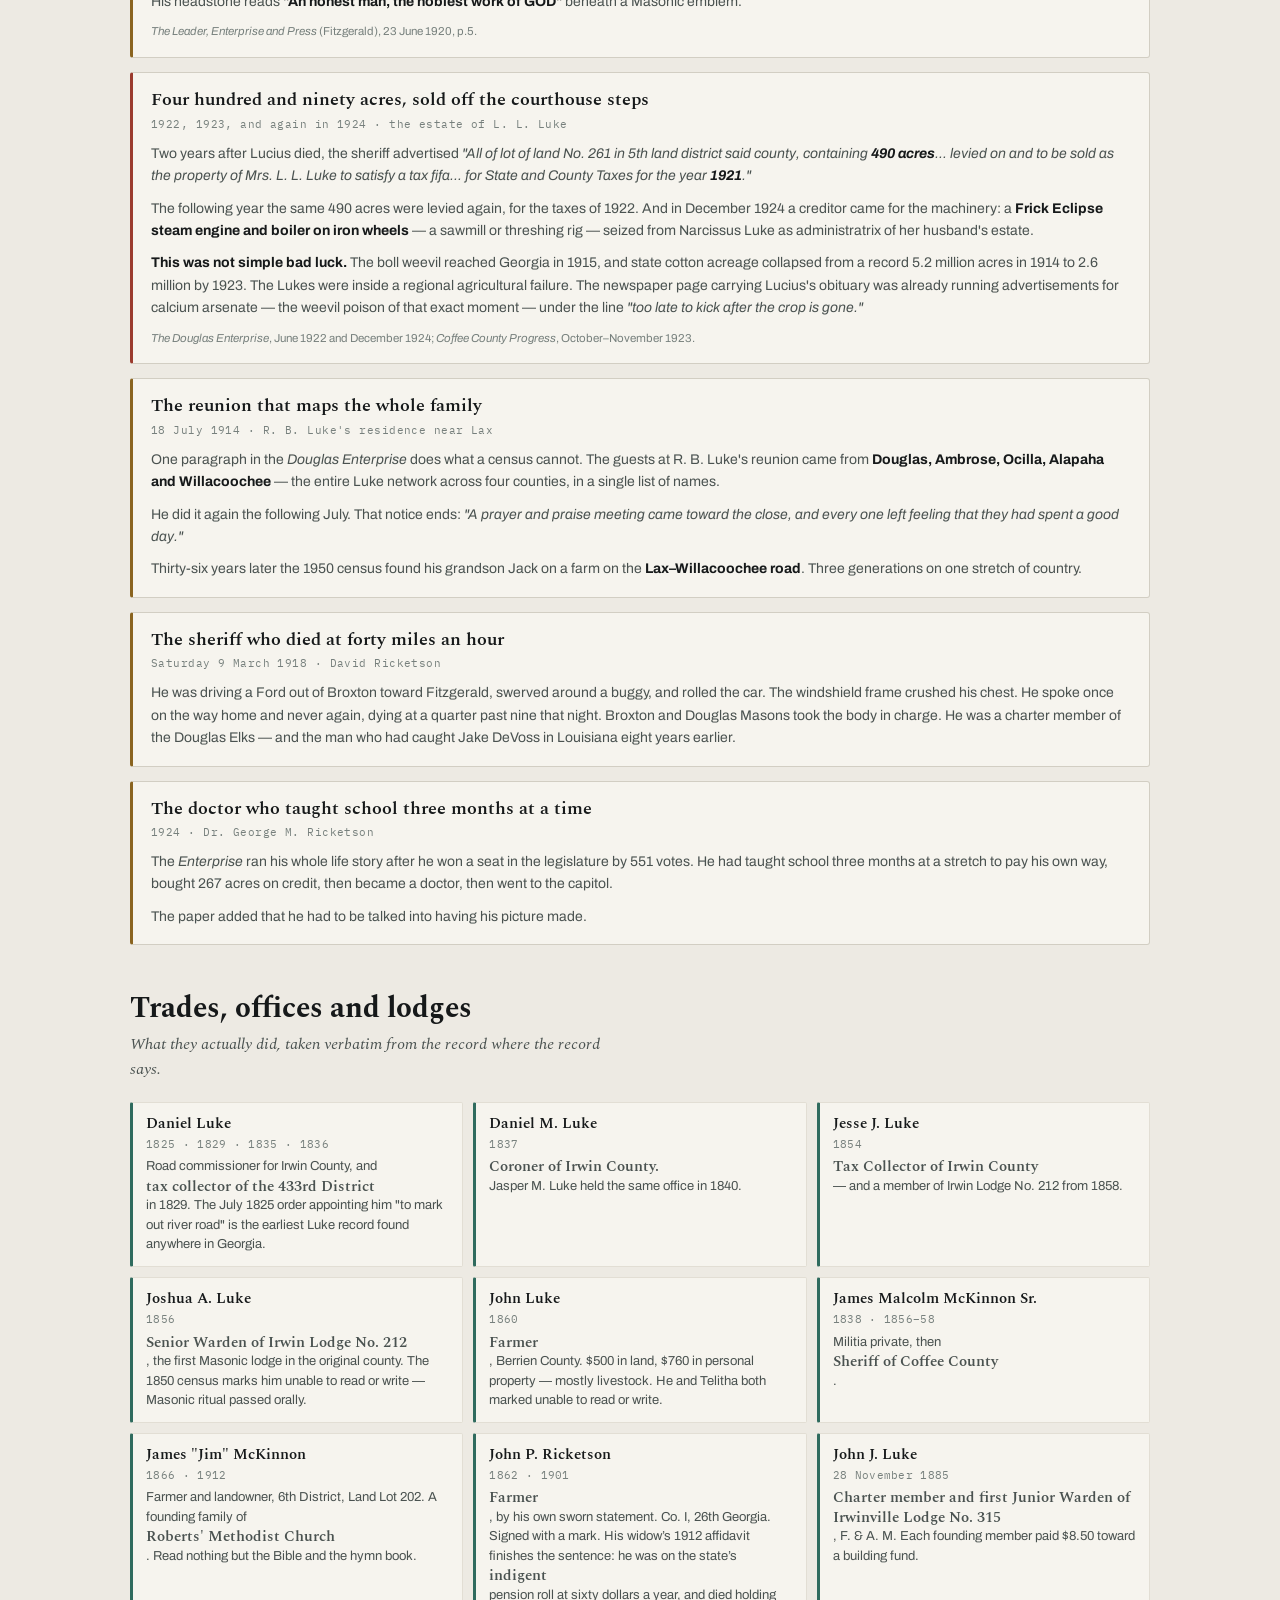
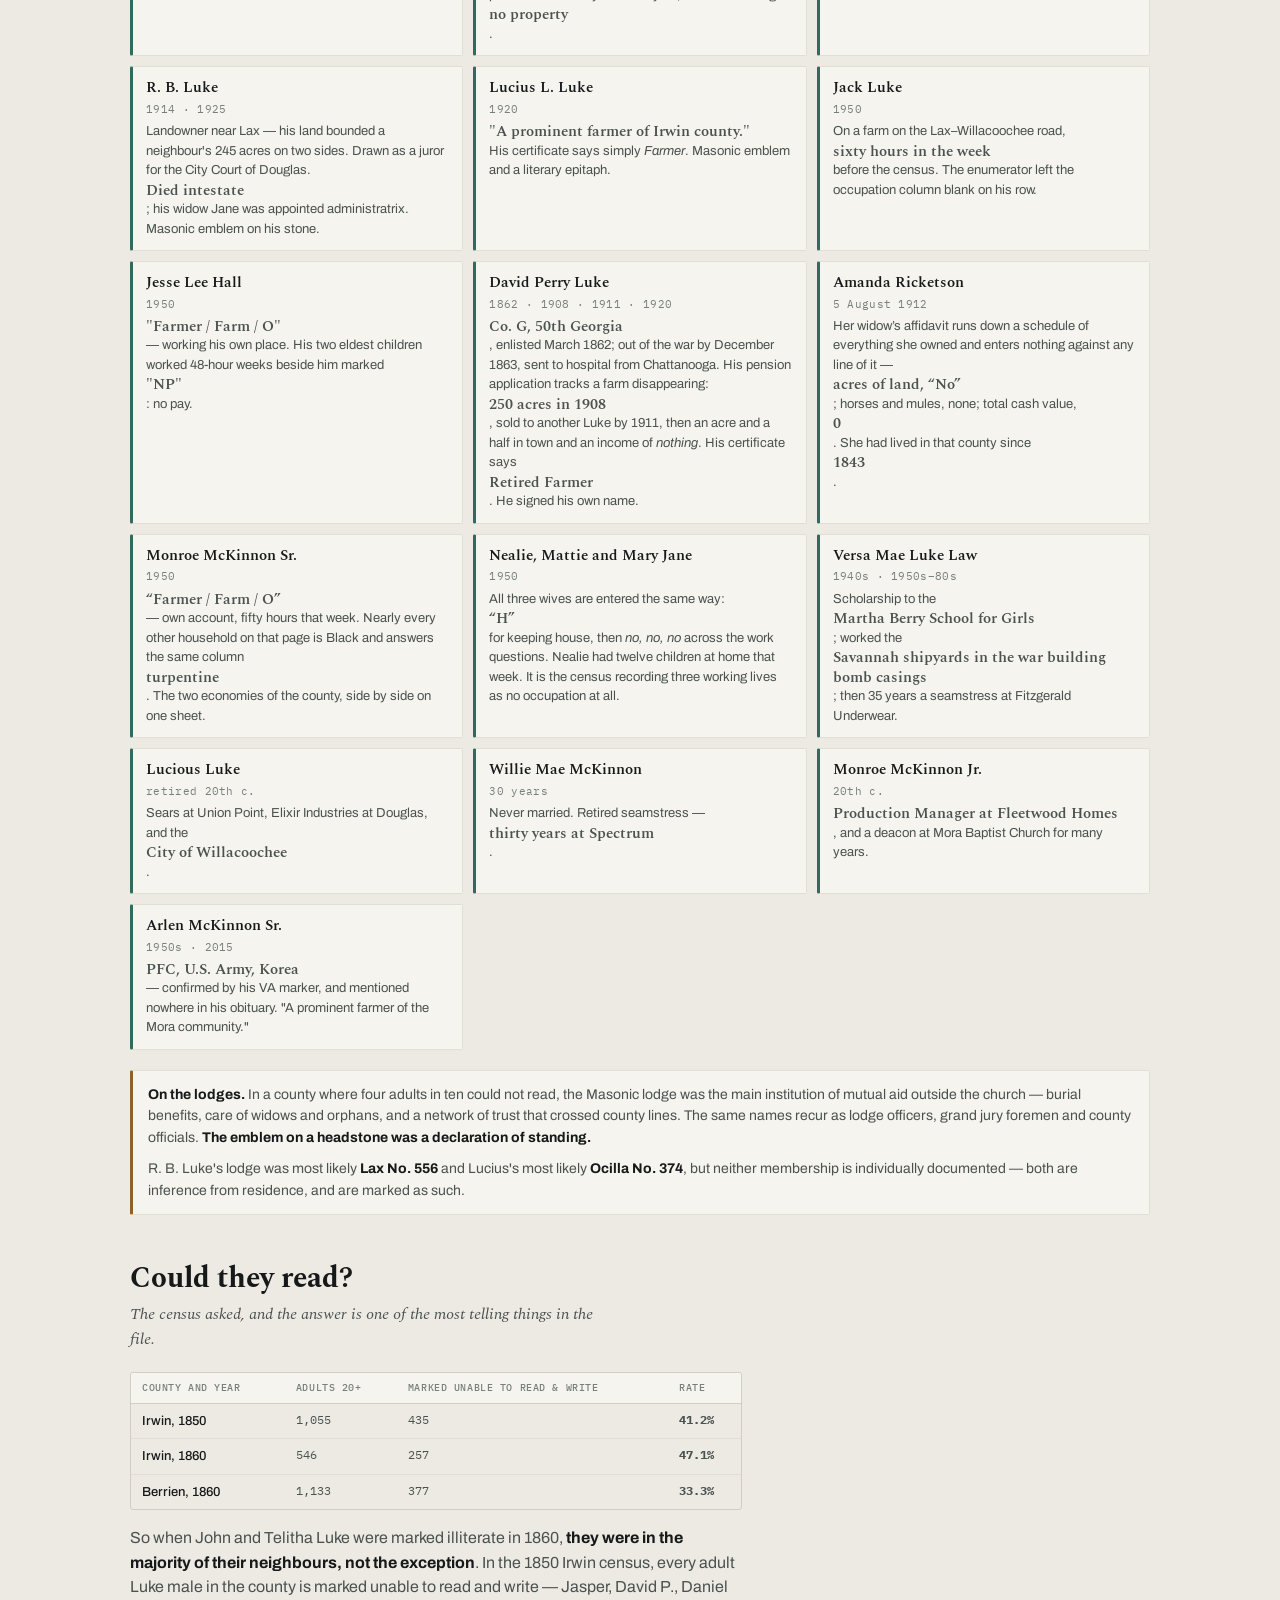
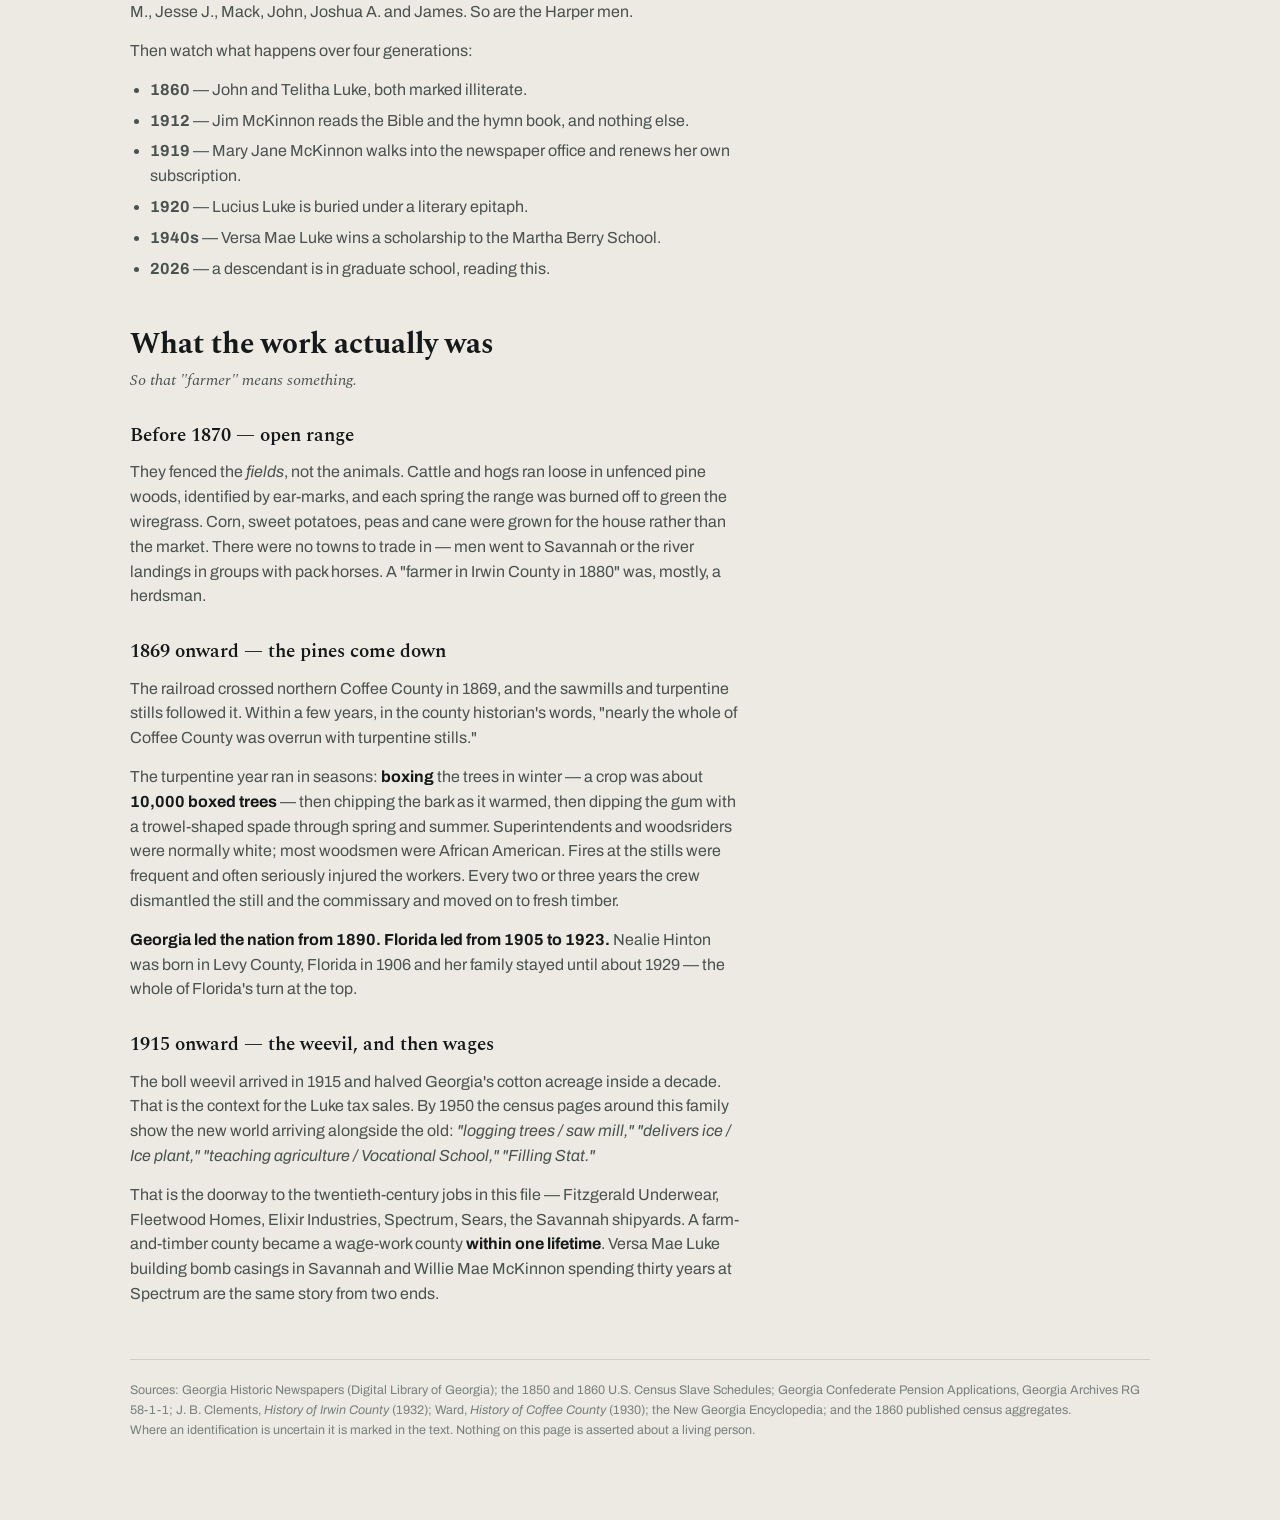
<file: stories.html>
<!doctype html>
<html lang="en">
<head>
<meta charset="utf-8">
<meta name="viewport" content="width=device-width,initial-scale=1">
<title>Lives — The Luke–McKinnon Line</title>
<meta name="description" content="What these people did, what happened to them, and what they took part in — the trades and the offices, and the slavery, the removal and the war.">
<link rel="preconnect" href="https://fonts.googleapis.com">
<link rel="preconnect" href="https://fonts.gstatic.com" crossorigin>
<link rel="stylesheet" href="https://fonts.googleapis.com/css2?family=Spectral:ital,wght@0,400;0,600;0,700;1,400&family=Archivo:wght@400;500;600&family=IBM+Plex+Mono:wght@400;500&display=swap">
<link rel="stylesheet" href="assets/style.css">
<style>
.sechead{font-family:Spectral,serif;font-size:clamp(22px,3.4vw,29px);font-weight:700;
  line-height:1.2;margin:0 0 6px}
.sechead + .seclede{font-family:Spectral,serif;font-style:italic;font-size:16px;
  color:var(--ink-2);max-width:60ch;line-height:1.55;margin:0 0 20px}
.tradelist{display:grid;grid-template-columns:repeat(auto-fill,minmax(250px,1fr));gap:10px}
.trade{border:1px solid var(--rule-soft);border-left:3px solid var(--verdigris);
  background:var(--panel);border-radius:2px;padding:11px 13px}
.trade b{font-family:Spectral,serif;font-size:15px;font-weight:600;display:block;line-height:1.3}
.trade .yr{font-family:"IBM Plex Mono",monospace;font-size:10.5px;color:var(--ink-3);
  margin:3px 0 5px;letter-spacing:.03em}
.trade p{margin:0;font-size:13px;color:var(--ink-2);line-height:1.5}
</style>
</head>
<body>

<div class="wrap">
<header class="mast">
  <div class="eyebrow">What they did, and what happened to them</div>
  <h1>Lives
    <span class="sub">Sheriffs and farmers, Masons and turpentine country, a nine-year manhunt
    and a farm sold off the courthouse steps — and the parts of this record that are hard to
    read.</span>
  </h1>
</header>

<div class="note">
  <p><b>A note on how this page is written.</b> It was asked for straight, including the parts
  that reflect badly. So the difficult material is at the top rather than buried at the bottom,
  stated plainly, with the source for each claim.</p>
  <p>Two things are avoided throughout. Nothing is <b>softened</b> — where an ancestor took part
  in something indefensible, it says so in ordinary words. And nothing is <b>embroidered</b> —
  where the record is thin or the identification uncertain, that is marked, because a wrongly
  attributed crime is its own kind of dishonesty.</p>
</div>

<section>
  <h2 class="sechead">The hard chapters</h2>
  <p class="seclede">Four findings, in descending order of how much they weigh.</p>

  <div class="story hard">
    <h3>The sheriff sold people at the courthouse door</h3>
    <div class="when">James Malcolm McKinnon Sr. · Sheriff of Coffee County, 1856–1858</div>
    <p>Your fourth-great-grandfather held the office of sheriff, and one of the sheriff's duties
    in Georgia in 1856 was to conduct sales of property to satisfy debts and settle estates.
    In this state, in that decade, that property included human beings.</p>
    <p><b>His sale notices survive in the Milledgeville paper.</b> They name people:
    <i>"One negro man, Backus, about thirty-five years old."</i>
    <i>"One negro woman, Ar'sey, 24 or 25 years old, and her two children."</i></p>
    <p>There is no softening available here and none is offered. Backus and Ar'sey were real
    people with names we now know, and a man in your direct line stood on the courthouse steps
    and sold them. Ar'sey's two children were sold with her, which in the arithmetic of those
    sales was mercy, and was not mercy at all.</p>
    <span class="src">Source: sheriff's sale notices, 1856–57, located through the Georgia
    Historic Newspapers archive. County offices confirmed in Ward,
    <i>History of Coffee County</i> (1930), "List of Coffee County Officers Dating From 1854."</span>
  </div>

  <div class="story hard">
    <h3>One household in this tree is documented holding enslaved people</h3>
    <div class="when">Susan Harper · Irwin County · 1860 slave schedule</div>
    <p>The 1860 Irwin County slave schedule records <b>Susan Harper</b>, page 353B, lines 21–22,
    holding <b>two men — one aged 33, recorded as mulatto, and one aged 30</b>. No slave houses
    were recorded for her. The free schedule identifies her: 75 years old, born South Carolina,
    living alone but for a young woman and a child, with $500 in land and $2,485 in personal
    property.</p>
    <p>She is <b>probably</b> the widow of Leonard Harper, the first Harper in Irwin County — the
    right generation, the right birthplace, the only adult Harper of that age in the county. That
    identification is not certain, and it is marked as probable rather than asserted.</p>
    <span class="src">Source: 1860 U.S. Census Slave Schedule, Irwin County, Georgia, read page by
    page. The 1845 probate of Leonard Harper's will is recorded in Clements,
    <i>History of Irwin County</i> (1932).</span>
  </div>

  <div class="story hard">
    <h3>The 1838 militia, and what it was for</h3>
    <div class="when">James Malcolm McKinnon Sr. · Capt. Levi J. Knight's Company · 15 August – 15 October 1838</div>
    <p>The muster roll says it in its own words: a company raised "on a sudden emergency
    <b>to repel the invasion of the Indians</b> into that county in the year 1838."</p>
    <p>1838 is the year of the Cherokee removal and the Trail of Tears. In south Georgia it was
    the aftermath of the Creek war and the tail of the Second Seminole War. The Creek people of
    Georgia had been forced out in 1836–37; bands remaining around the Okefenokee raided frontier
    settlements, and settlers were killed. The danger was real and the men who enlisted
    experienced it as defence.</p>
    <p><b>And the larger frame is not in dispute.</b> These companies operated in the service of
    clearing Native people off land the state was already handing out to white settlers by
    lottery. The ground Knight's men were defending in Lowndes County had been taken from the
    Creek Nation eighteen months earlier. Serving in that company meant taking up arms on the
    removal side of a war of dispossession. Both things are true, and the second does not cancel
    the first.</p>
    <span class="src">Source: "Muster Roll of Capt. Levi J. Knight's Independent Company from
    Lowndes county," published by Folks Huxford in <i>The South Georgia Historical and
    Genealogical Quarterly</i>, transcribed from the records at the state capitol.</span>
  </div>

  <div class="story hard">
    <h3>They enlisted for the Confederacy — one company, a month before secession</h3>
    <div class="when">The Berrien Minute Men · enrolled 28 November 1860</div>
    <p>Georgia did not secede until January 1861. <b>On 28 November 1860</b>, a company was
    already enrolled in Berrien County as "Capt. Levi J. Knight's Company of Volunteers Styled,
    The Berrien Minute Men." Five Lukes were on the original roll, including
    <b>David Perry Luke</b> and his brother <b>Jasper M. Luke</b>, the former coroner of Irwin
    County.</p>
    <p>The company became Companies D and G of the <b>29th Georgia Infantry</b>. They served on
    the Georgia coast, then fought at <b>Chickamauga</b> in September 1863, where their brigade
    carried 1,200 men into the fight and lost 99 killed, 426 wounded and 80 missing, and then
    through the Atlanta campaign.</p>
    <p><b>The through-line is a single man.</b> Levi J. Knight captained the 1838 Indian-removal
    company, held seven human beings in 1860, and raised the company the Lukes enlisted in a
    month before secession. He is not your ancestor. He is the hinge that all three of these
    chapters turn on.</p>
    <p>Three more of your kin are on the Confederate rolls, and what happened to them is
    recorded: <b>John P. Ricketson</b>, Co. I of the 26th Georgia — captured, held at Point
    Lookout, Maryland, and wounded four times. <b>Vincent Ricketson</b> — leg amputated after
    being shot at Trevilian Station, Virginia, 11 June 1864. <b>Mark McKinnon</b> — enlisted 1863,
    left the command at Savannah in September 1864 "crippled and deprived hand," and was
    <b>rejected for a pension in 1911</b>.</p>
    <span class="src">Sources: Berrien Minute Men muster roll; Georgia Confederate Pension
    Applications, Georgia Archives RG 58-1-1; Ward's roster of Coffee County Confederate
    soldiers.</span>
  </div>

  <div class="note win" style="margin-top:22px">
    <p><b>And the finding that runs the other way, which is also real.</b> Every page of the 1850
    and 1860 slave schedules was read for eight counties — Irwin, Berrien, Coffee, Telfair,
    Clinch, Lowndes, Ware and Appling. <b>No person surnamed Luke appears as a slaveholder
    anywhere in any of them.</b> Neither does Ricketson, Yawn, Graves, Mercer, Cribb or Story.</p>
    <p>That is a documented absence from a complete record, not a failure to find. It was
    verified: the schedules read total exactly to the published census aggregates, so nothing was
    missed.</p>
    <p>John Luke's $760 in personal property could not have bought one adult. The clearest proof
    of the point is Henry S. C. Harper, who in 1860 held <b>$2,235 in personal property and no
    enslaved people at all</b> — while Susan Harper, in the same county the same year, held
    $2,485 and two men. Nearly identical estates, opposite records. In this country personal
    property meant <b>cattle</b>. Wealth was not a proxy for slaveholding in either direction.</p>
    <p>Context, honestly given: Irwin County was <b>14.5%</b> enslaved in 1860 and Berrien
    <b>12.4%</b>, against <b>43.7%</b> for Georgia as a whole. Irwin had <b>44 slaveholders in the
    entire county</b>. This was poor herding country, and most families in it held no one. That
    is an explanation, not an excuse — and it makes Coffee County, at 23%, and Telfair, at 30.8%,
    stand out sharply.</p>
  </div>
</section>

<section>
  <h2 class="sechead">Eight things that happened</h2>
  <p class="seclede">Out of roughly fifteen thousand newspaper pages.</p>

  <div class="story">
    <h3>A nine-year manhunt that began on a McKinnon farm</h3>
    <div class="when">9 July 1901 – 10 November 1910 · Coffee County</div>
    <p>A labourer named Jake DeVoss shot and killed <b>Charles McKinnon</b> and wounded
    <b>James McKinnon</b> seven miles south of Douglas. The governor posted $200; James McKinnon
    added his own money, and the reward sat in the Union Bank for years while he circulated a
    head-to-toe description of the fugitive.</p>
    <p><b>Sheriff David Ricketson ran DeVoss down in Reeves, Louisiana, in May 1910</b> — nine
    years later. He was hanged at Douglas on 10 November 1910. Two of your families, on opposite
    sides of the same case.</p>
  </div>

  <div class="story">
    <h3>A stabbing at the Lax school picnic</h3>
    <div class="when">Friday night, 28 September 1900 · Lax, Coffee County</div>
    <p>The <i>Douglas Breeze</i> ran it under the headline <i>"A Closing of a School Breaks up in
    a Row and Campaign Whiskey the Cause of a Fatal Tragedy."</i> The public term at Lax school
    had ended and been marked with a picnic dinner.</p>
    <p><b>Riley Luke</b>, son of Ben Luke — almost certainly R. B. Luke — was stabbed in the back
    below the left shoulder blade in a general cutting affray and bled to death hours later
    before the doctor could reach him. John B. Graham was jailed for it, and <b>acquitted</b>
    that November.</p>
    <span class="src">Identification as R. B. Luke's son is probable, not proven — "Ben Luke near
    Lax" fits and no second Luke household there appears, but no record states it outright.</span>
  </div>

  <div class="story">
    <h3>"A barrel of Lemonade setting in the gate"</h3>
    <div class="when">Fourth of July, 1912 · the home of Uncle Jim McKinnon</div>
    <p>The best single document in this whole project. A correspondent drove up at eleven o'clock
    and noticed "on every side <b>a fine crop such as dont grow on every mans place</b>." There
    was a melon cutting that "supplied the whole crowd and plenty left," and
    <i>"a barrel of Lemonade setting in the gate with about a dozen dippers that meant help
    yourself."</i> At one o'clock dinner was "spread out under the large oaks on a long table."</p>
    <p>It ends with a line that tells you more about your third-great-grandfather than any
    census could: <i>"some one will have to read this little notice for uncle Jim for he never
    reads news papers nor anything else but the bible or hymn book."</i></p>
    <p><b>Seven years later the same paper noted that Mrs. McKinnon called at the office and
    renewed the subscription.</b> Mary Jane Durham McKinnon was the reader in that marriage.</p>
    <span class="src"><i>The Douglas Enterprise</i>, 13 July 1912, p.1, and 17 January 1919, p.5.</span>
  </div>

  <div class="story">
    <h3>Sick three days</h3>
    <div class="when">21 June 1920 · Lucius L. Luke, aged 48</div>
    <p><i>"Yesterday the remains of L. L. Luke, <b>a prominent farmer of Irwin county</b> were
    laid to rest at Brushy Creek church. The deceased was only sick for three days, when death
    overtook him. A large concourse of friends and neighbors attended his funeral."</i></p>
    <p>His death certificate, read directly, gives the cause: an intestinal obstruction, about
    three days. Two independent records, one death — and the certificate is reproduced in full on
    the documents page.</p>
    <p>His headstone reads <b>"An honest man, the noblest work of GOD"</b> beneath a Masonic
    emblem.</p>
    <span class="src"><i>The Leader, Enterprise and Press</i> (Fitzgerald), 23 June 1920, p.5.</span>
  </div>

  <div class="story hard">
    <h3>Four hundred and ninety acres, sold off the courthouse steps</h3>
    <div class="when">1922, 1923, and again in 1924 · the estate of L. L. Luke</div>
    <p>Two years after Lucius died, the sheriff advertised <i>"All of lot of land No. 261 in 5th
    land district said county, containing <b>490 acres</b>… levied on and to be sold as the
    property of Mrs. L. L. Luke to satisfy a tax fifa… for State and County Taxes for the year
    <b>1921</b>."</i></p>
    <p>The following year the same 490 acres were levied again, for the taxes of 1922. And in
    December 1924 a creditor came for the machinery: a <b>Frick Eclipse steam engine and boiler
    on iron wheels</b> — a sawmill or threshing rig — seized from Narcissus Luke as administratrix
    of her husband's estate.</p>
    <p><b>This was not simple bad luck.</b> The boll weevil reached Georgia in 1915, and state
    cotton acreage collapsed from a record 5.2 million acres in 1914 to 2.6 million by 1923. The
    Lukes were inside a regional agricultural failure. The newspaper page carrying Lucius's
    obituary was already running advertisements for calcium arsenate — the weevil poison of that
    exact moment — under the line <i>"too late to kick after the crop is gone."</i></p>
    <span class="src"><i>The Douglas Enterprise</i>, June 1922 and December 1924;
    <i>Coffee County Progress</i>, October–November 1923.</span>
  </div>

  <div class="story">
    <h3>The reunion that maps the whole family</h3>
    <div class="when">18 July 1914 · R. B. Luke's residence near Lax</div>
    <p>One paragraph in the <i>Douglas Enterprise</i> does what a census cannot. The guests at
    R. B. Luke's reunion came from <b>Douglas, Ambrose, Ocilla, Alapaha and Willacoochee</b> — the
    entire Luke network across four counties, in a single list of names.</p>
    <p>He did it again the following July. That notice ends: <i>"A prayer and praise meeting came
    toward the close, and every one left feeling that they had spent a good day."</i></p>
    <p>Thirty-six years later the 1950 census found his grandson Jack on a farm on the
    <b>Lax–Willacoochee road</b>. Three generations on one stretch of country.</p>
  </div>

  <div class="story">
    <h3>The sheriff who died at forty miles an hour</h3>
    <div class="when">Saturday 9 March 1918 · David Ricketson</div>
    <p>He was driving a Ford out of Broxton toward Fitzgerald, swerved around a buggy, and rolled
    the car. The windshield frame crushed his chest. He spoke once on the way home and never
    again, dying at a quarter past nine that night. Broxton and Douglas Masons took the body in
    charge. He was a charter member of the Douglas Elks — and the man who had caught Jake DeVoss
    in Louisiana eight years earlier.</p>
  </div>

  <div class="story">
    <h3>The doctor who taught school three months at a time</h3>
    <div class="when">1924 · Dr. George M. Ricketson</div>
    <p>The <i>Enterprise</i> ran his whole life story after he won a seat in the legislature by
    551 votes. He had taught school three months at a stretch to pay his own way, bought 267
    acres on credit, then became a doctor, then went to the capitol.</p>
    <p>The paper added that he had to be talked into having his picture made.</p>
  </div>
</section>

<section>
  <h2 class="sechead">Trades, offices and lodges</h2>
  <p class="seclede">What they actually did, taken verbatim from the record where the record says.</p>

  <div class="tradelist">
    <div class="trade"><b>Daniel Luke</b><div class="yr">1825 · 1829 · 1835 · 1836</div>
      <p>Road commissioner for Irwin County, and <b>tax collector of the 433rd District</b> in
      1829. The July 1825 order appointing him "to mark out river road" is the earliest Luke
      record found anywhere in Georgia.</p></div>
    <div class="trade"><b>Daniel M. Luke</b><div class="yr">1837</div>
      <p><b>Coroner of Irwin County.</b> Jasper M. Luke held the same office in 1840.</p></div>
    <div class="trade"><b>Jesse J. Luke</b><div class="yr">1854</div>
      <p><b>Tax Collector of Irwin County</b> — and a member of Irwin Lodge No. 212 from 1858.</p></div>
    <div class="trade"><b>Joshua A. Luke</b><div class="yr">1856</div>
      <p><b>Senior Warden of Irwin Lodge No. 212</b>, the first Masonic lodge in the original
      county. The 1850 census marks him unable to read or write — Masonic ritual passed
      orally.</p></div>
    <div class="trade"><b>John Luke</b><div class="yr">1860</div>
      <p><b>Farmer</b>, Berrien County. $500 in land, $760 in personal property — mostly
      livestock. He and Telitha both marked unable to read or write.</p></div>
    <div class="trade"><b>James Malcolm McKinnon Sr.</b><div class="yr">1838 · 1856–58</div>
      <p>Militia private, then <b>Sheriff of Coffee County</b>.</p></div>
    <div class="trade"><b>James "Jim" McKinnon</b><div class="yr">1866 · 1912</div>
      <p>Farmer and landowner, 6th District, Land Lot 202. A founding family of <b>Roberts'
      Methodist Church</b>. Read nothing but the Bible and the hymn book.</p></div>
    <div class="trade"><b>John P. Ricketson</b><div class="yr">1862 · 1901</div>
      <p><b>Farmer</b>, by his own sworn statement. Co. I, 26th Georgia. Signed with a mark. His
      widow&rsquo;s 1912 affidavit finishes the sentence: he was on the state&rsquo;s <b>indigent</b>
      pension roll at sixty dollars a year, and died holding <b>no property</b>.</p></div>
    <div class="trade"><b>John J. Luke</b><div class="yr">28 November 1885</div>
      <p><b>Charter member and first Junior Warden of Irwinville Lodge No. 315</b>, F. &amp; A. M.
      Each founding member paid $8.50 toward a building fund.</p></div>
    <div class="trade"><b>R. B. Luke</b><div class="yr">1914 · 1925</div>
      <p>Landowner near Lax — his land bounded a neighbour's 245 acres on two sides. Drawn as a
      juror for the City Court of Douglas. <b>Died intestate</b>; his widow Jane was appointed
      administratrix. Masonic emblem on his stone.</p></div>
    <div class="trade"><b>Lucius L. Luke</b><div class="yr">1920</div>
      <p><b>"A prominent farmer of Irwin county."</b> His certificate says simply
      <i>Farmer</i>. Masonic emblem and a literary epitaph.</p></div>
    <div class="trade"><b>Jack Luke</b><div class="yr">1950</div>
      <p>On a farm on the Lax–Willacoochee road, <b>sixty hours in the week</b> before the census.
      The enumerator left the occupation column blank on his row.</p></div>
    <div class="trade"><b>Jesse Lee Hall</b><div class="yr">1950</div>
      <p><b>"Farmer / Farm / O"</b> — working his own place. His two eldest children worked
      48-hour weeks beside him marked <b>"NP"</b>: no pay.</p></div>
    <div class="trade"><b>David Perry Luke</b><div class="yr">1862 &middot; 1908 &middot; 1911 &middot; 1920</div>
      <p><b>Co. G, 50th Georgia</b>, enlisted March 1862; out of the war by December 1863, sent to
      hospital from Chattanooga. His pension application tracks a farm disappearing: <b>250 acres
      in 1908</b>, sold to another Luke by 1911, then an acre and a half in town and an income of
      <i>nothing</i>. His certificate says <b>Retired Farmer</b>. He signed his own name.</p></div>
    <div class="trade"><b>Amanda Ricketson</b><div class="yr">5 August 1912</div>
      <p>Her widow&rsquo;s affidavit runs down a schedule of everything she owned and enters nothing
      against any line of it &mdash; <b>acres of land, &ldquo;No&rdquo;</b>; horses and mules, none;
      total cash value, <b>0</b>. She had lived in that county since <b>1843</b>.</p></div>
    <div class="trade"><b>Monroe McKinnon Sr.</b><div class="yr">1950</div>
      <p><b>&ldquo;Farmer / Farm / O&rdquo;</b> &mdash; own account, fifty hours that week. Nearly
      every other household on that page is Black and answers the same column <b>turpentine</b>.
      The two economies of the county, side by side on one sheet.</p></div>
    <div class="trade"><b>Nealie, Mattie and Mary Jane</b><div class="yr">1950</div>
      <p>All three wives are entered the same way: <b>&ldquo;H&rdquo;</b> for keeping house, then
      <i>no, no, no</i> across the work questions. Nealie had twelve children at home that week.
      It is the census recording three working lives as no occupation at all.</p></div>
    <div class="trade"><b>Versa Mae Luke Law</b><div class="yr">1940s · 1950s–80s</div>
      <p>Scholarship to the <b>Martha Berry School for Girls</b>; worked the <b>Savannah shipyards
      in the war building bomb casings</b>; then 35 years a seamstress at Fitzgerald
      Underwear.</p></div>
    <div class="trade"><b>Lucious Luke</b><div class="yr">retired 20th c.</div>
      <p>Sears at Union Point, Elixir Industries at Douglas, and the <b>City of
      Willacoochee</b>.</p></div>
    <div class="trade"><b>Willie Mae McKinnon</b><div class="yr">30 years</div>
      <p>Never married. Retired seamstress — <b>thirty years at Spectrum</b>.</p></div>
    <div class="trade"><b>Monroe McKinnon Jr.</b><div class="yr">20th c.</div>
      <p><b>Production Manager at Fleetwood Homes</b>, and a deacon at Mora Baptist Church for
      many years.</p></div>
    <div class="trade"><b>Arlen McKinnon Sr.</b><div class="yr">1950s · 2015</div>
      <p><b>PFC, U.S. Army, Korea</b> — confirmed by his VA marker, and mentioned nowhere in his
      obituary. "A prominent farmer of the Mora community."</p></div>
  </div>

  <div class="note amber" style="margin-top:20px">
    <p><b>On the lodges.</b> In a county where four adults in ten could not read, the Masonic
    lodge was the main institution of mutual aid outside the church — burial benefits, care of
    widows and orphans, and a network of trust that crossed county lines. The same names recur
    as lodge officers, grand jury foremen and county officials. <b>The emblem on a headstone was
    a declaration of standing.</b></p>
    <p>R. B. Luke's lodge was most likely <b>Lax No. 556</b> and Lucius's most likely
    <b>Ocilla No. 374</b>, but neither membership is individually documented — both are inference
    from residence, and are marked as such.</p>
  </div>
</section>

<section>
  <h2 class="sechead">Could they read?</h2>
  <p class="seclede">The census asked, and the answer is one of the most telling things in the file.</p>
  <div class="prose">
    <div class="tscroll"><table>
      <thead><tr><th>County and year</th><th>Adults 20+</th><th>Marked unable to read &amp; write</th><th>Rate</th></tr></thead>
      <tbody>
        <tr><td>Irwin, 1850</td><td class="num">1,055</td><td class="num">435</td><td class="num"><b>41.2%</b></td></tr>
        <tr><td>Irwin, 1860</td><td class="num">546</td><td class="num">257</td><td class="num"><b>47.1%</b></td></tr>
        <tr><td>Berrien, 1860</td><td class="num">1,133</td><td class="num">377</td><td class="num"><b>33.3%</b></td></tr>
      </tbody></table></div>
    <p>So when John and Telitha Luke were marked illiterate in 1860, <b>they were in the majority
    of their neighbours, not the exception</b>. In the 1850 Irwin census, every adult Luke male in
    the county is marked unable to read and write — Jasper, David P., Daniel M., Jesse J., Mack,
    John, Joshua A. and James. So are the Harper men.</p>
    <p>Then watch what happens over four generations:</p>
    <ul>
      <li><b>1860</b> — John and Telitha Luke, both marked illiterate.</li>
      <li><b>1912</b> — Jim McKinnon reads the Bible and the hymn book, and nothing else.</li>
      <li><b>1919</b> — Mary Jane McKinnon walks into the newspaper office and renews her own
      subscription.</li>
      <li><b>1920</b> — Lucius Luke is buried under a literary epitaph.</li>
      <li><b>1940s</b> — Versa Mae Luke wins a scholarship to the Martha Berry School.</li>
      <li><b>2026</b> — a descendant is in graduate school, reading this.</li>
    </ul>
  </div>
</section>

<section>
  <h2 class="sechead">What the work actually was</h2>
  <p class="seclede">So that "farmer" means something.</p>
  <div class="prose">
    <h3>Before 1870 — open range</h3>
    <p>They fenced the <i>fields</i>, not the animals. Cattle and hogs ran loose in unfenced pine
    woods, identified by ear-marks, and each spring the range was burned off to green the
    wiregrass. Corn, sweet potatoes, peas and cane were grown for the house rather than the
    market. There were no towns to trade in — men went to Savannah or the river landings in
    groups with pack horses. A "farmer in Irwin County in 1880" was, mostly, a herdsman.</p>

    <h3>1869 onward — the pines come down</h3>
    <p>The railroad crossed northern Coffee County in 1869, and the sawmills and turpentine
    stills followed it. Within a few years, in the county historian's words, "nearly the whole of
    Coffee County was overrun with turpentine stills."</p>
    <p>The turpentine year ran in seasons: <b>boxing</b> the trees in winter — a crop was about
    <b>10,000 boxed trees</b> — then chipping the bark as it warmed, then dipping the gum with a
    trowel-shaped spade through spring and summer. Superintendents and woodsriders were normally
    white; most woodsmen were African American. Fires at the stills were frequent and often
    seriously injured the workers. Every two or three years the crew dismantled the still and the
    commissary and moved on to fresh timber.</p>
    <p><b>Georgia led the nation from 1890. Florida led from 1905 to 1923.</b> Nealie Hinton was
    born in Levy County, Florida in 1906 and her family stayed until about 1929 — the whole of
    Florida's turn at the top.</p>

    <h3>1915 onward — the weevil, and then wages</h3>
    <p>The boll weevil arrived in 1915 and halved Georgia's cotton acreage inside a decade. That
    is the context for the Luke tax sales. By 1950 the census pages around this family show the
    new world arriving alongside the old: <i>"logging trees / saw mill,"</i> <i>"delivers ice /
    Ice plant,"</i> <i>"teaching agriculture / Vocational School,"</i> <i>"Filling Stat."</i></p>
    <p>That is the doorway to the twentieth-century jobs in this file — Fitzgerald Underwear,
    Fleetwood Homes, Elixir Industries, Spectrum, Sears, the Savannah shipyards. A farm-and-timber
    county became a wage-work county <b>within one lifetime</b>. Versa Mae Luke building bomb
    casings in Savannah and Willie Mae McKinnon spending thirty years at Spectrum are the same
    story from two ends.</p>
  </div>
</section>

<footer>
  Sources: Georgia Historic Newspapers (Digital Library of Georgia); the 1850 and 1860 U.S.
  Census Slave Schedules; Georgia Confederate Pension Applications, Georgia Archives RG 58-1-1;
  J. B. Clements, <i>History of Irwin County</i> (1932); Ward, <i>History of Coffee County</i>
  (1930); the New Georgia Encyclopedia; and the 1860 published census aggregates.<br>
  Where an identification is uncertain it is marked in the text. Nothing on this page is asserted
  about a living person.
</footer>
</div>

<script src="assets/app.js"></script>
</body>
</html>
</file>
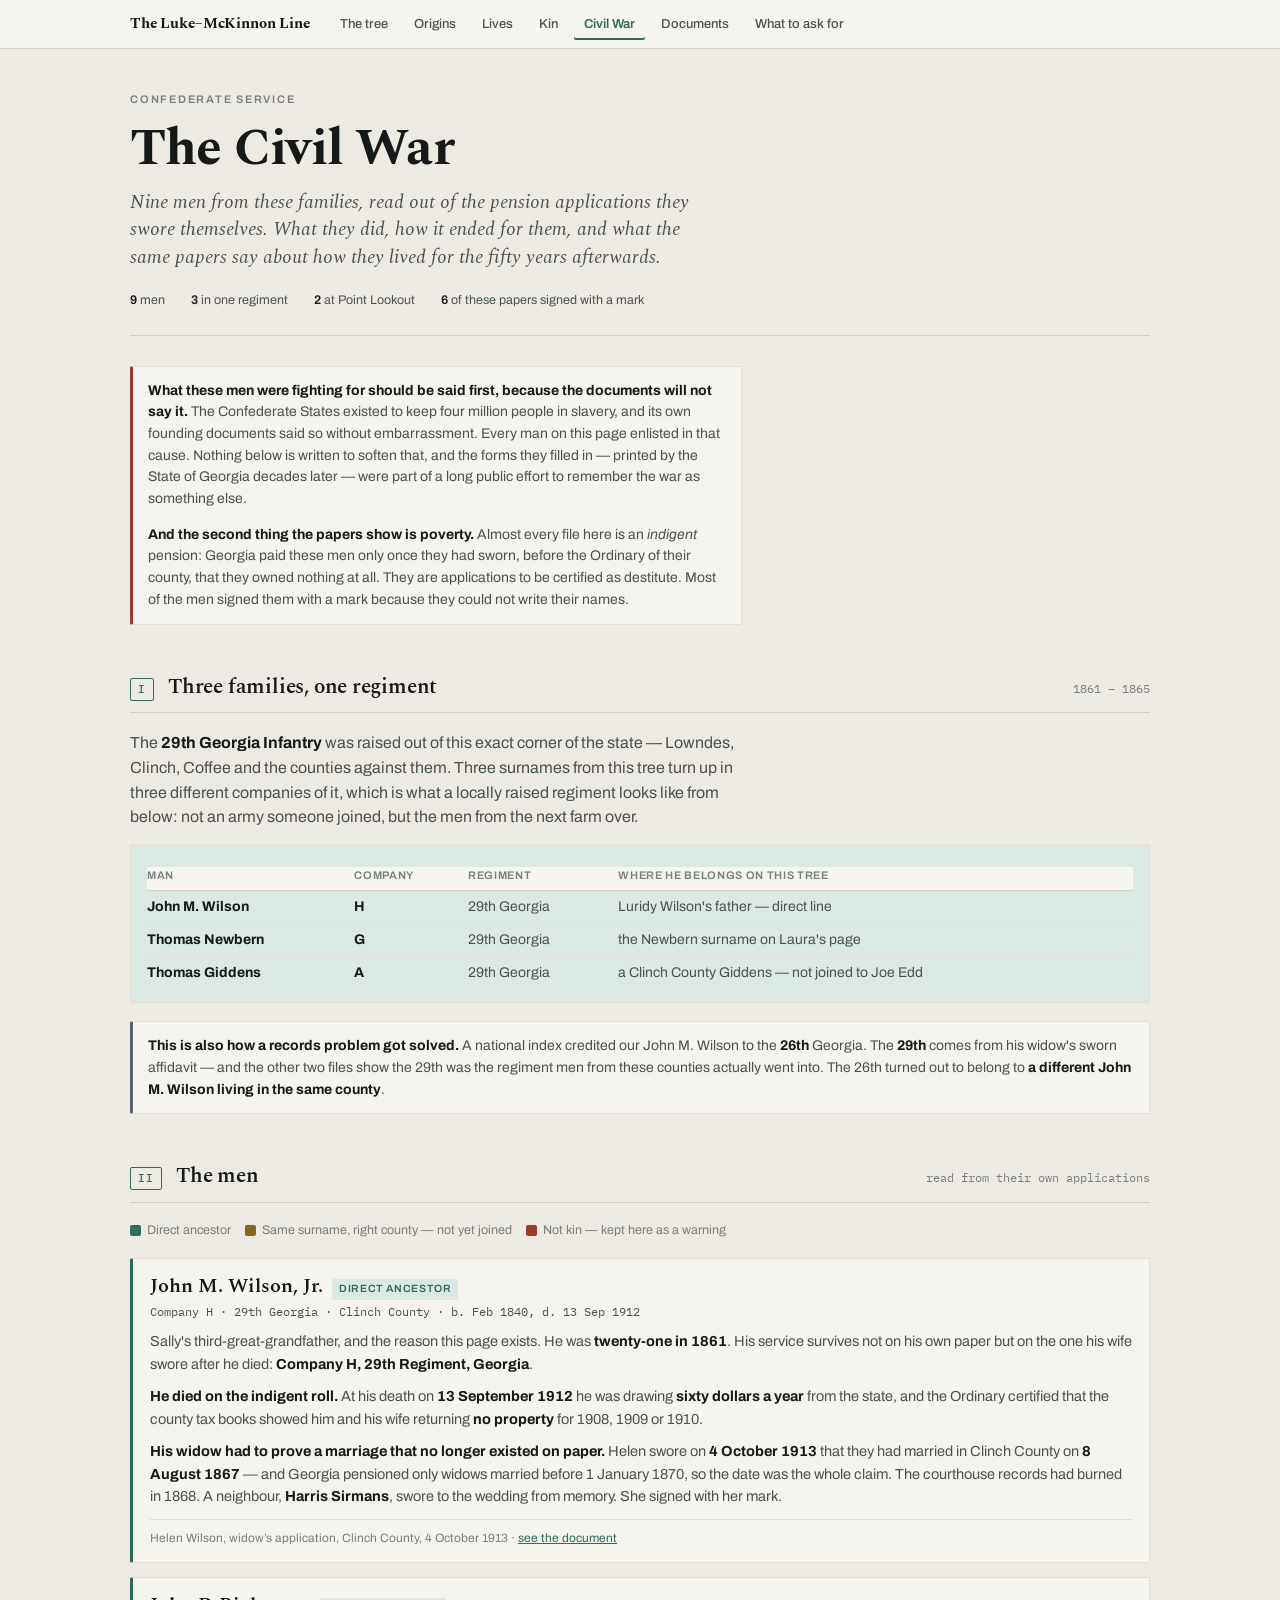
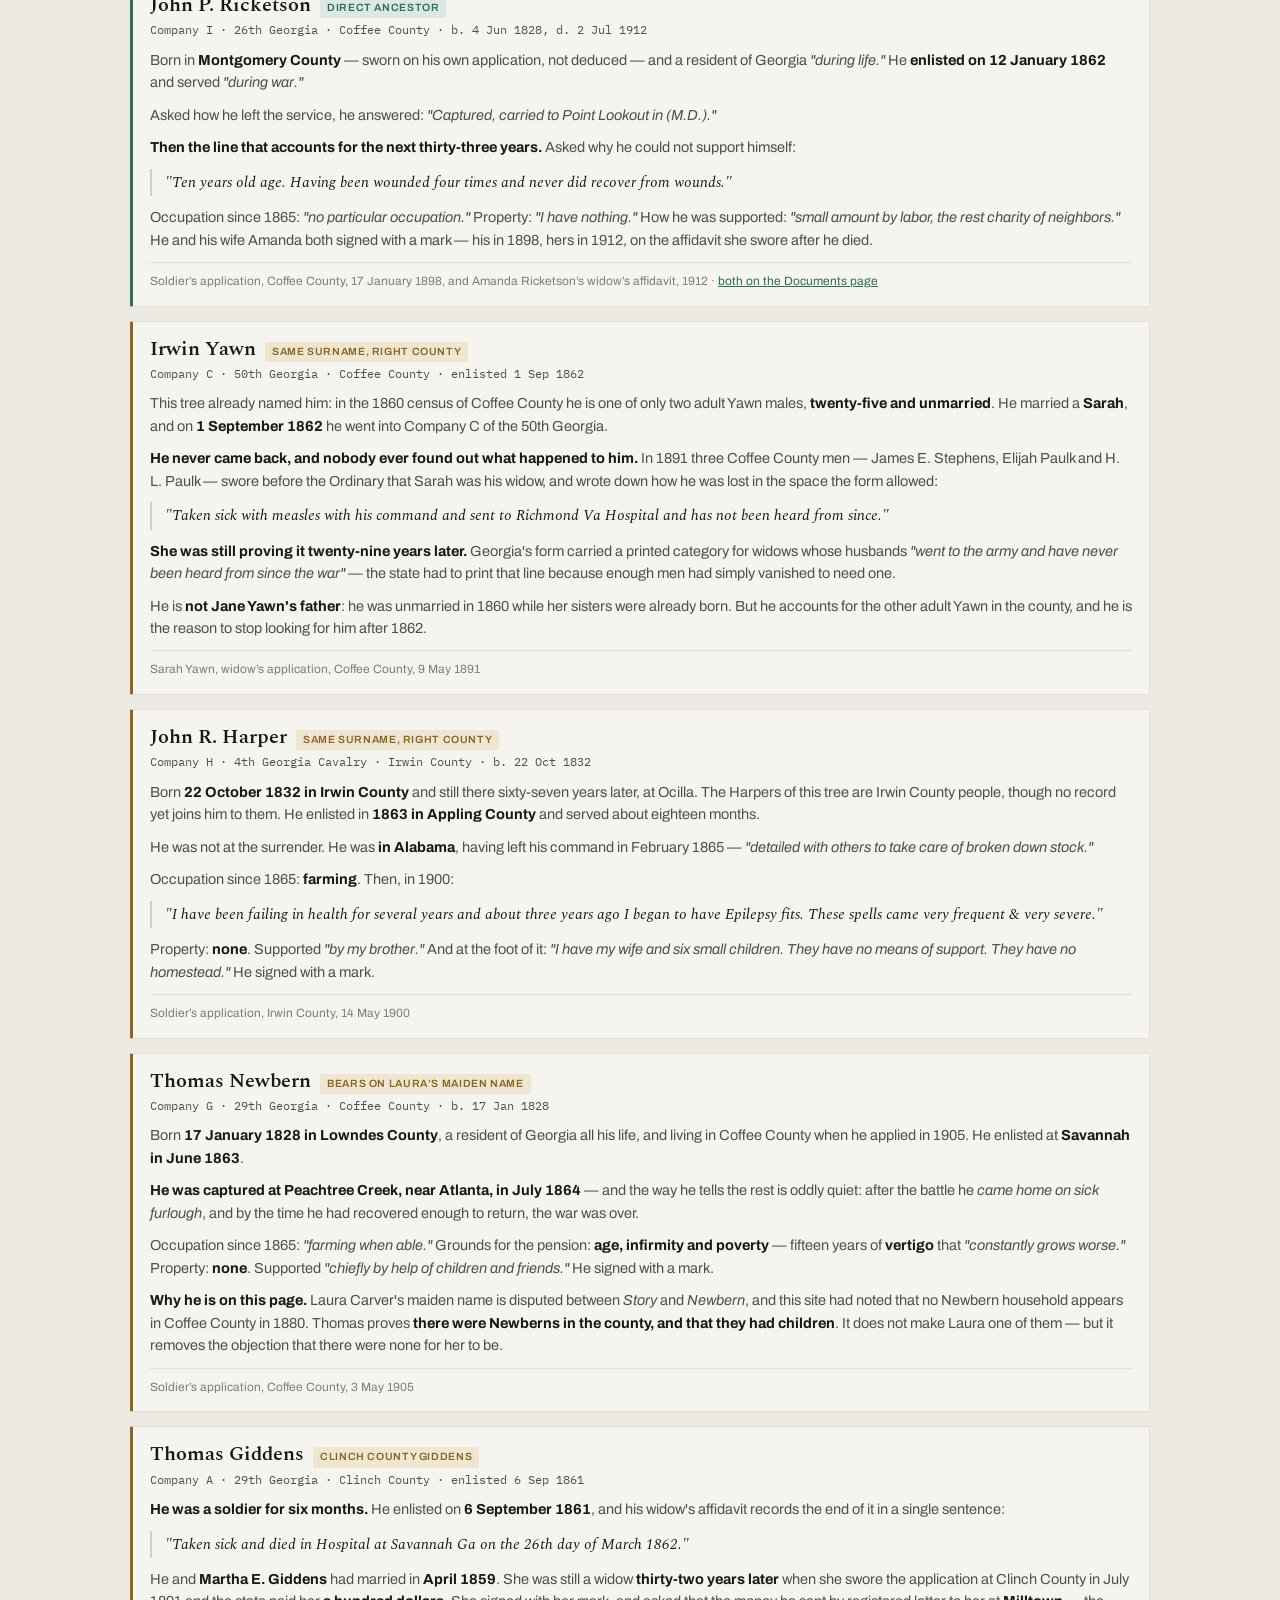
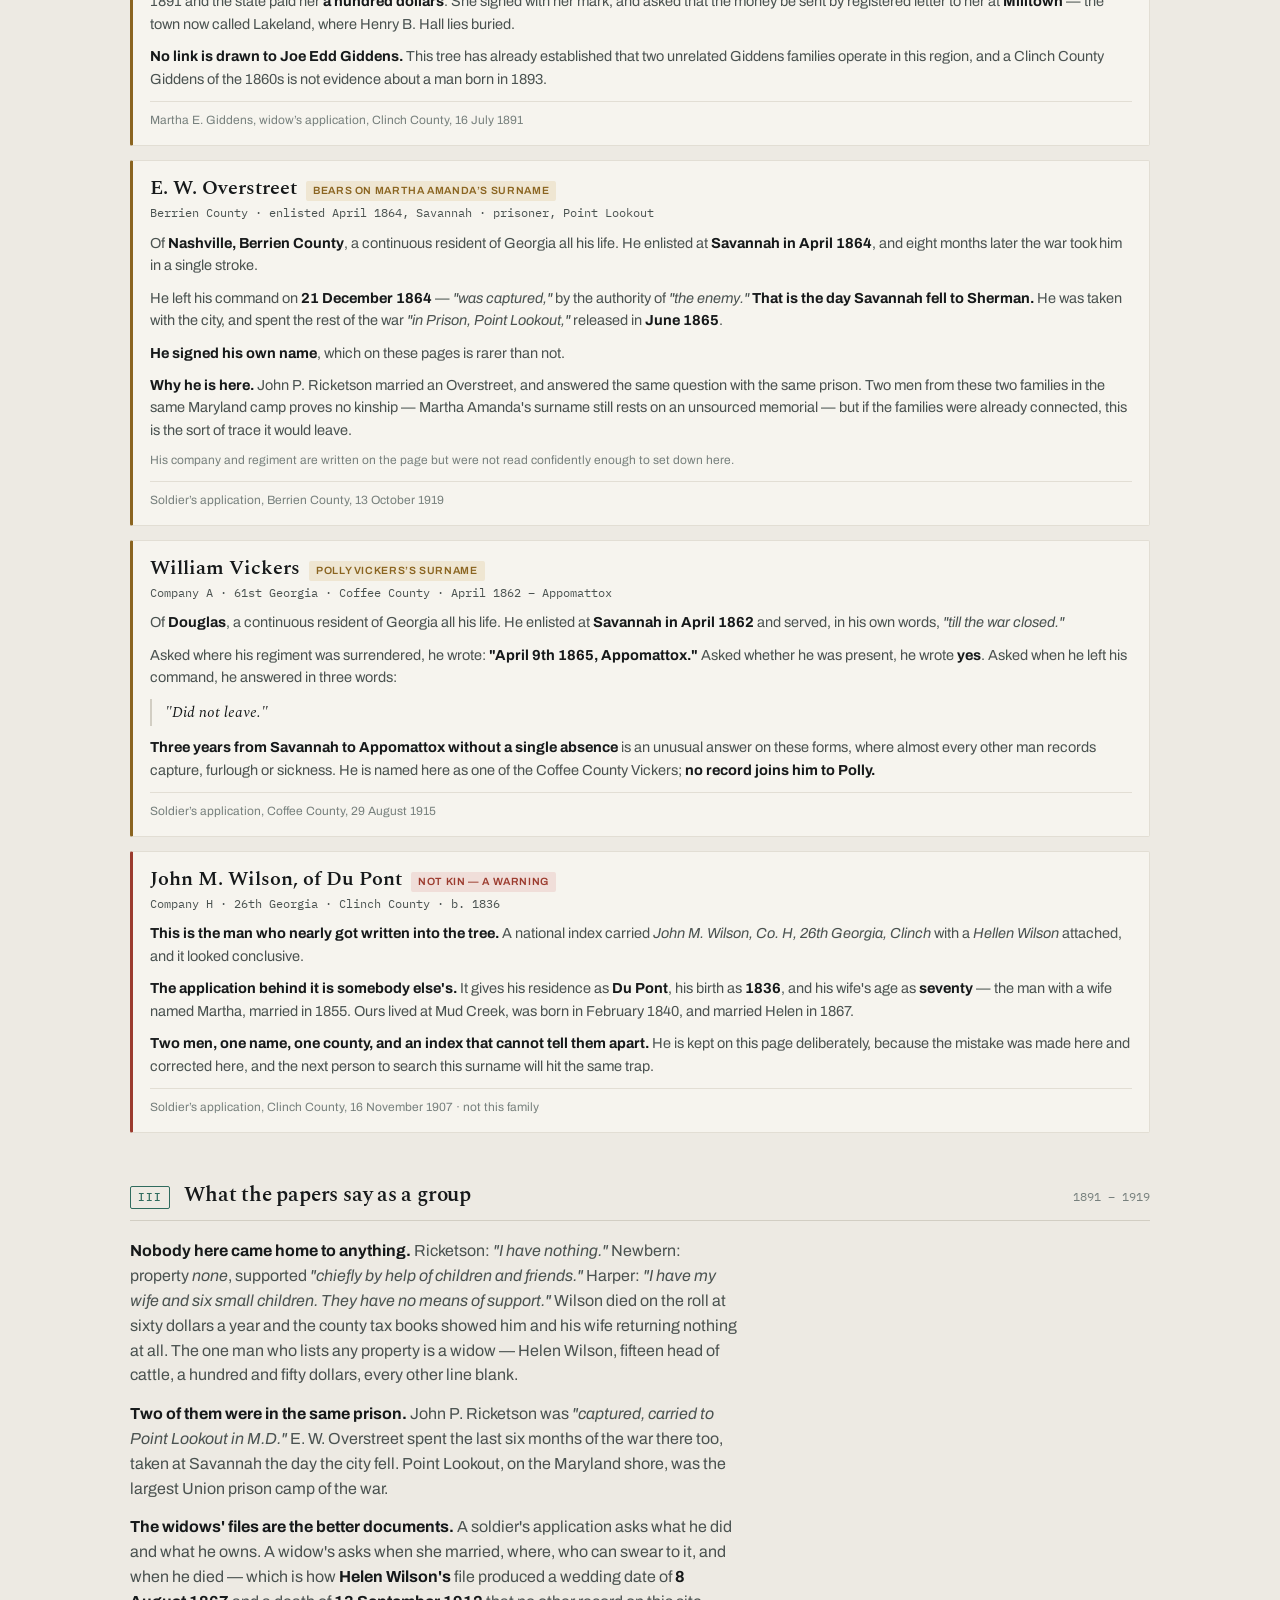
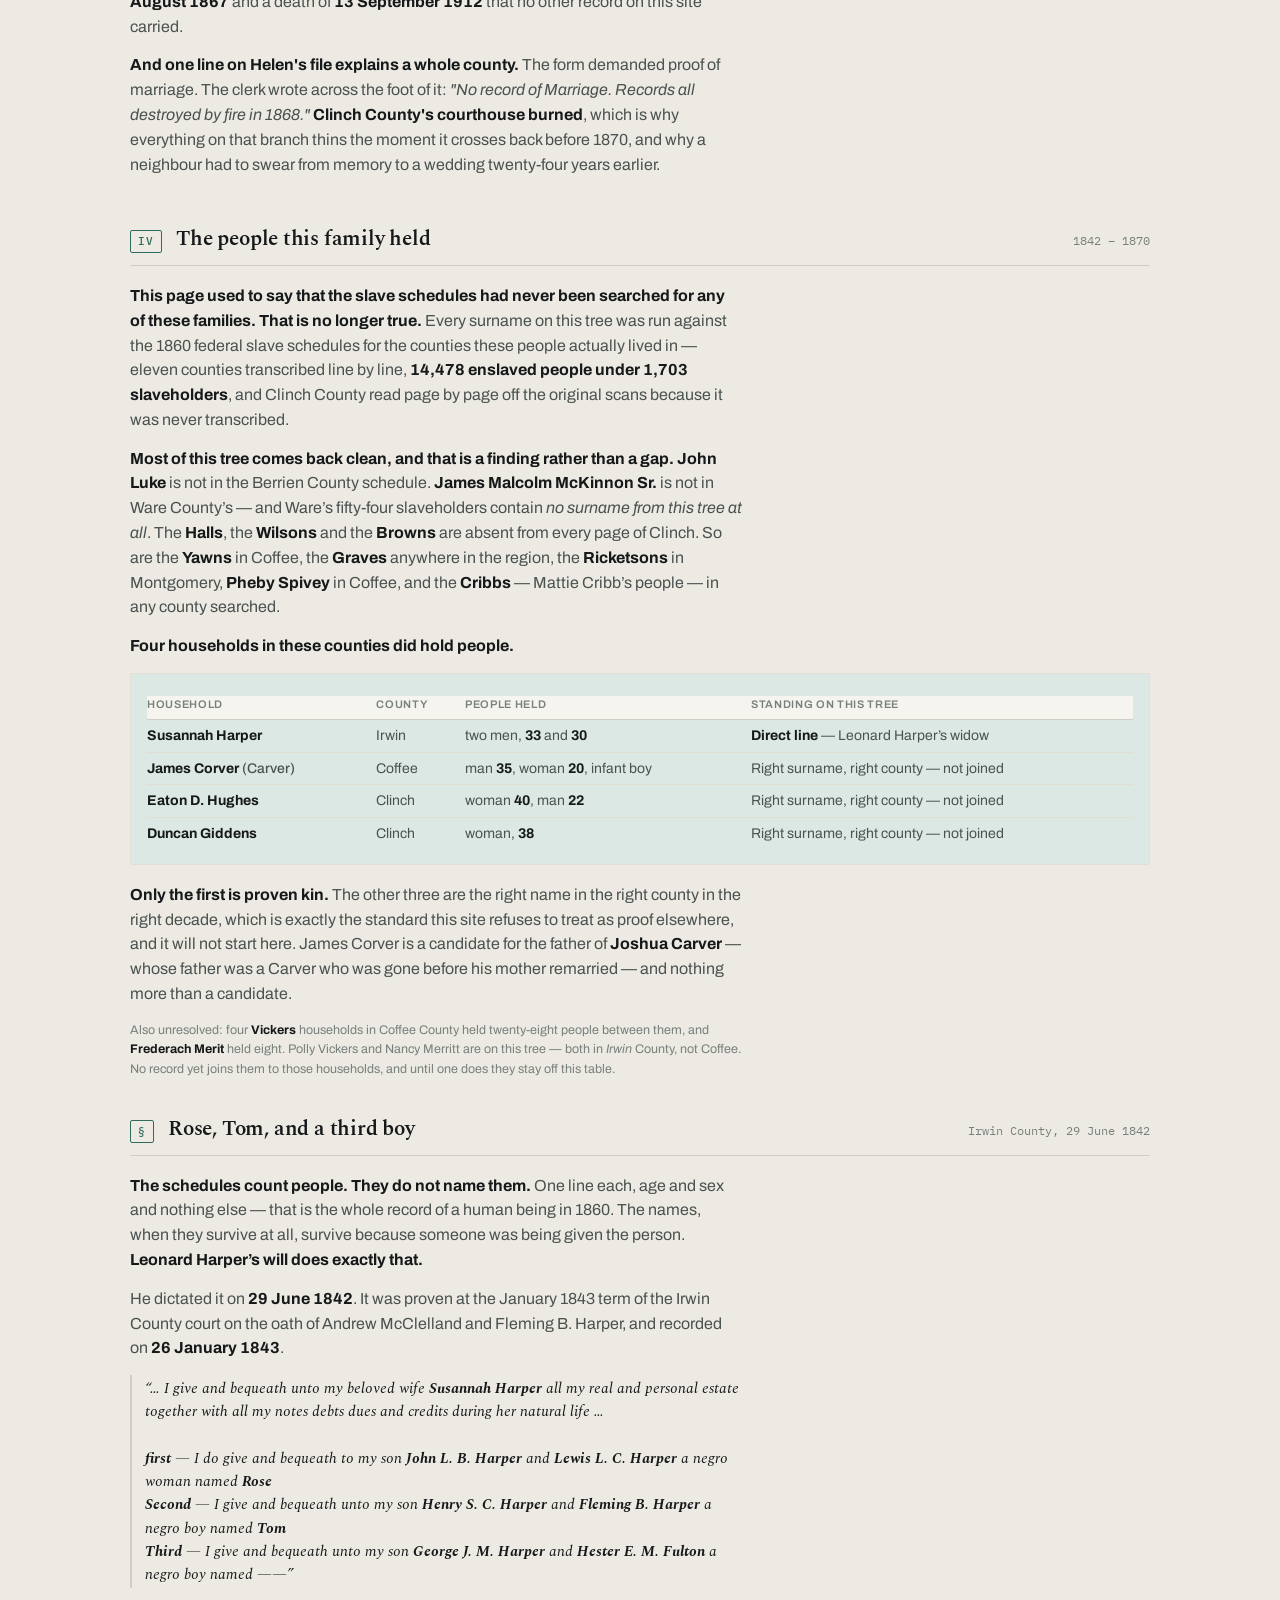
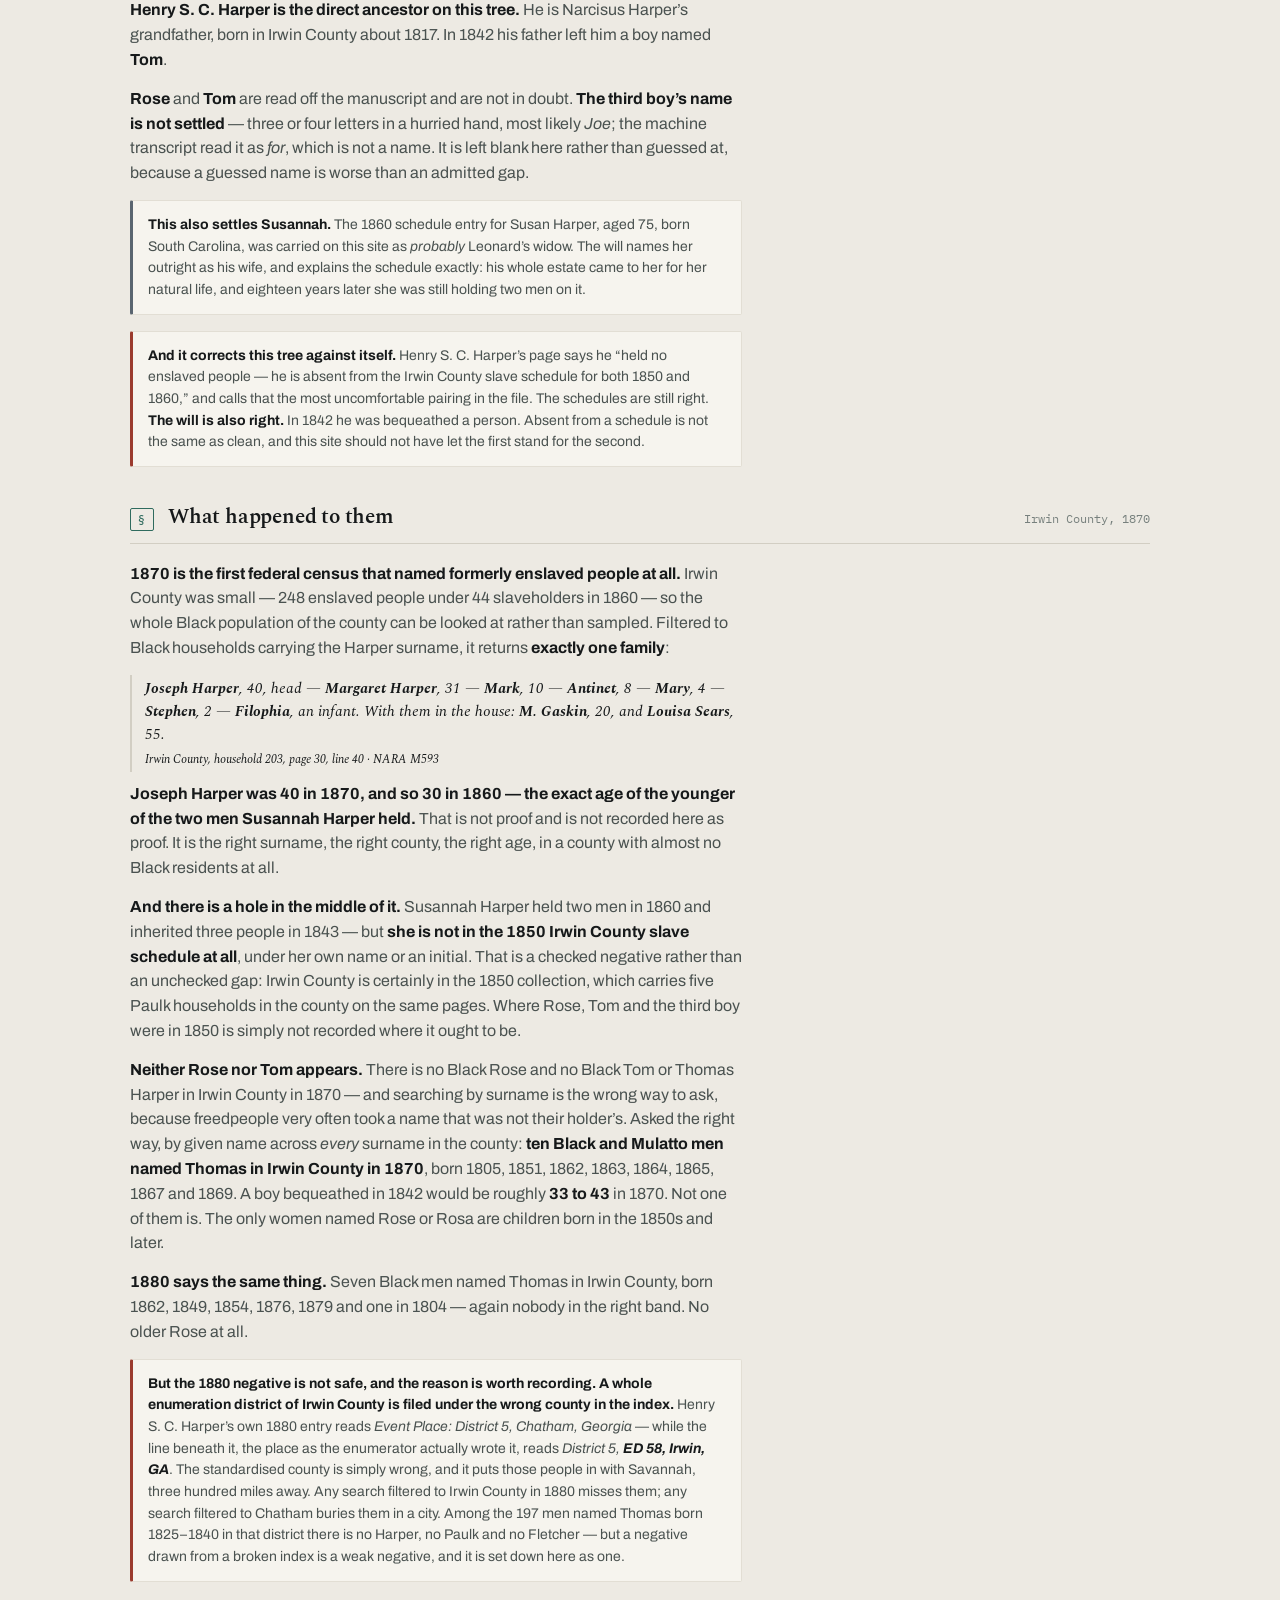
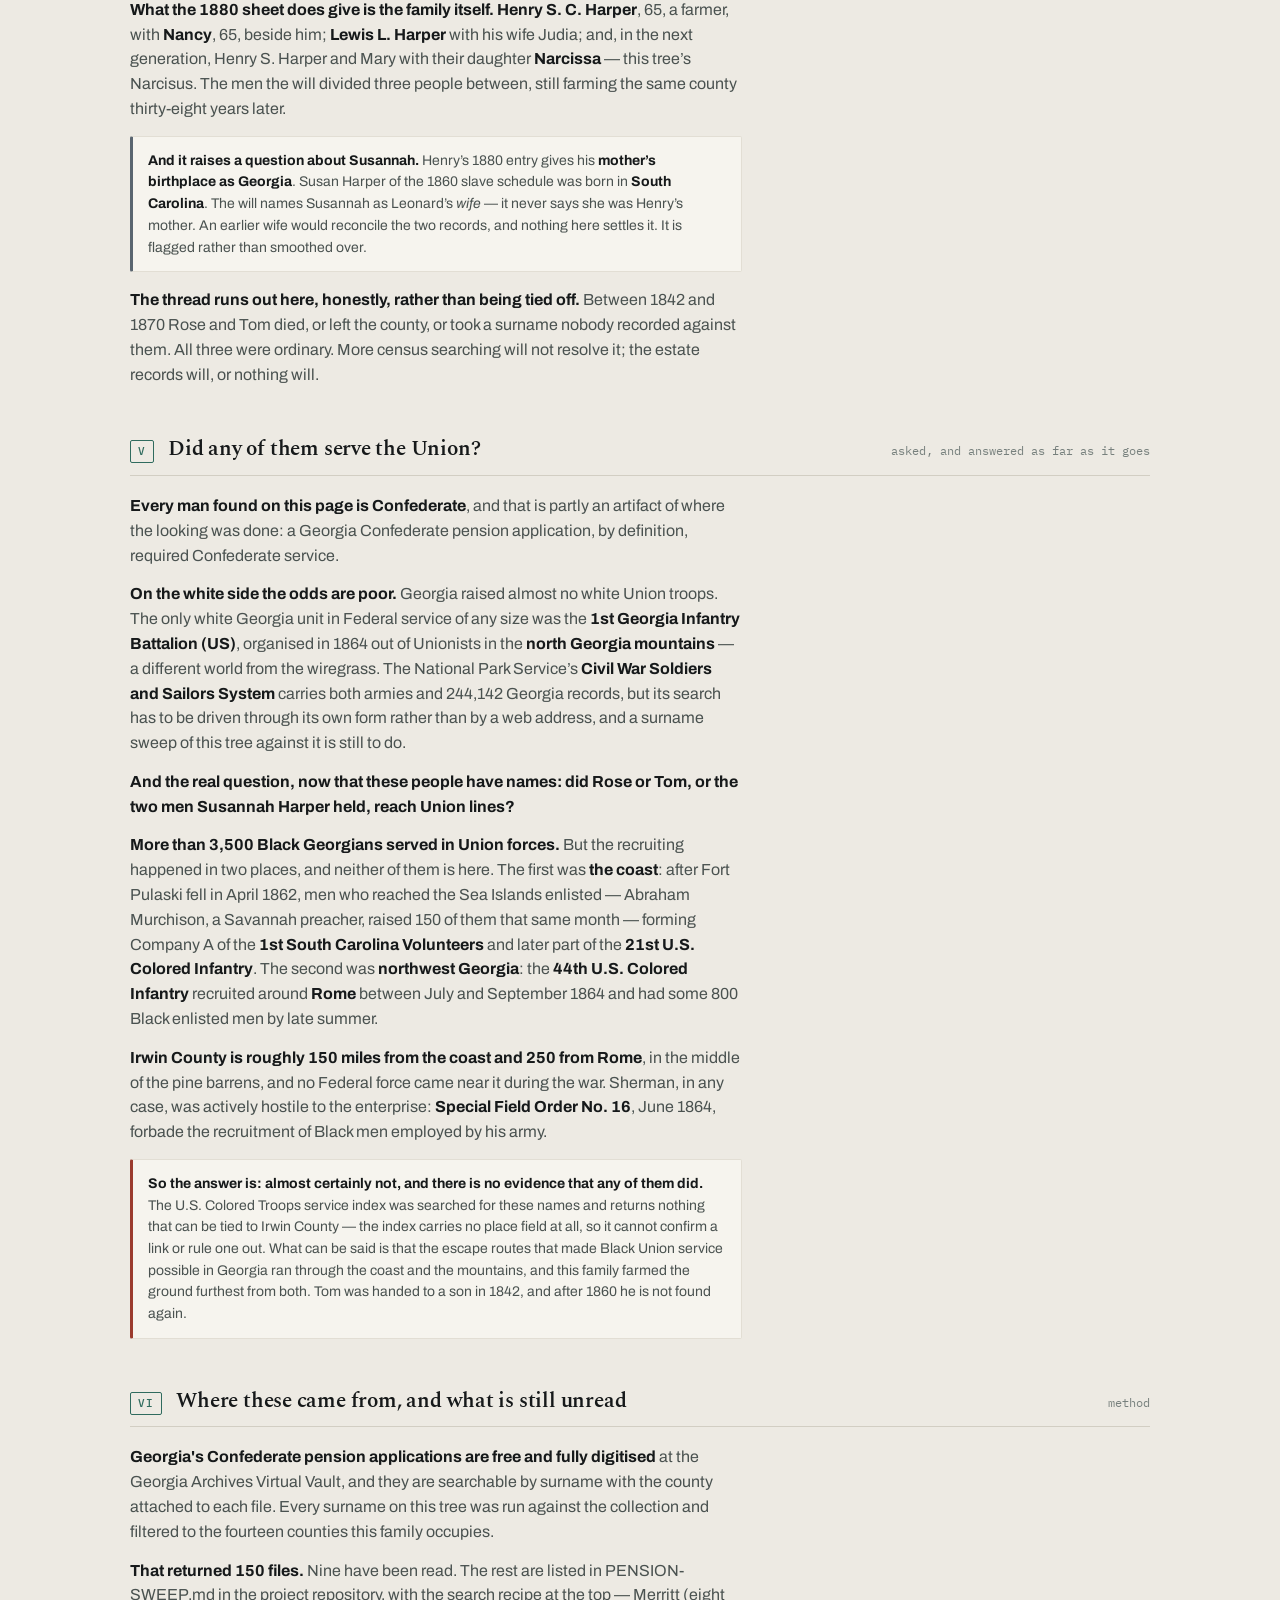
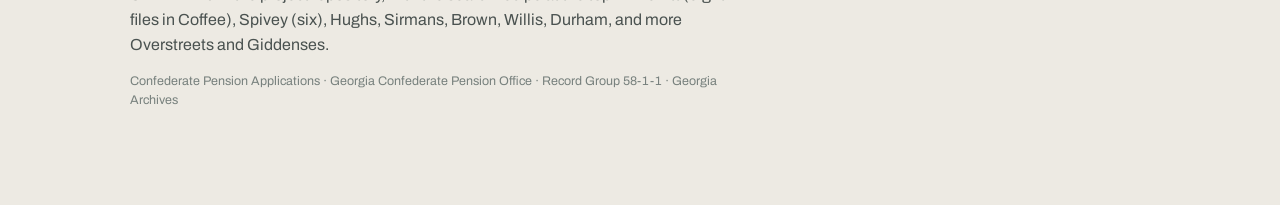
<file: war.html>
<!doctype html>
<html lang="en">
<head>
<meta charset="utf-8">
<meta name="viewport" content="width=device-width,initial-scale=1">
<title>Civil War — The Luke–McKinnon Line</title>
<meta name="description" content="Nine men from these families in the Confederate armies, read out of their own pension applications — what they did, how it ended, and what the papers say about how they lived afterwards.">
<link rel="preconnect" href="https://fonts.googleapis.com">
<link rel="preconnect" href="https://fonts.gstatic.com" crossorigin>
<link rel="stylesheet" href="https://fonts.googleapis.com/css2?family=Spectral:ital,wght@0,400;0,600;0,700;1,400&family=Archivo:wght@400;500;600&family=IBM+Plex+Mono:wght@400;500&display=swap">
<link rel="stylesheet" href="assets/style.css">
<style>
.men{display:grid;gap:14px;margin-top:4px}
.man{background:var(--panel);border:1px solid var(--rule-soft);border-left:3px solid var(--slate);
  border-radius:2px;padding:15px 17px}
.man.kin{border-left-color:var(--verdigris)}
.man.near{border-left-color:var(--ochre)}
.man.not{border-left-color:var(--rust)}
.man-h{display:flex;flex-wrap:wrap;align-items:baseline;gap:9px;margin-bottom:3px}
.man-h h3{font-family:Spectral,serif;font-size:20px;font-weight:600;margin:0;line-height:1.2}
.tag{font-family:Archivo,sans-serif;font-size:10.5px;font-weight:600;letter-spacing:.06em;
  text-transform:uppercase;padding:2px 7px;border-radius:2px;white-space:nowrap}
.tag.kin{background:var(--verdigris-wash);color:var(--verdigris)}
.tag.near{background:var(--ochre-wash);color:var(--ochre)}
.tag.not{background:var(--rust-wash);color:var(--rust)}
.unit{font-family:"IBM Plex Mono",monospace;font-size:12px;color:var(--ink-2);
  margin-bottom:9px;font-variant-numeric:tabular-nums}
.man p{margin:0 0 10px;color:var(--ink-2);font-size:14.5px;line-height:1.55}
.man p:last-of-type{margin-bottom:0}
.man p b{color:var(--ink)}
.said{border-left:2px solid var(--rule);padding:2px 0 2px 13px;margin:10px 0;
  font-family:Spectral,serif;font-style:italic;font-size:15px;color:var(--ink)}
.man-f{margin-top:11px;padding-top:9px;border-top:1px solid var(--rule-soft);
  font-size:12px;color:var(--ink-3)}
.man-f a{color:var(--verdigris)}
.legend2{display:flex;flex-wrap:wrap;gap:14px;font-size:12.5px;color:var(--ink-3);margin:10px 0 18px}
.legend2 span{display:flex;align-items:center;gap:6px}
.legend2 i{width:11px;height:11px;border-radius:2px;display:inline-block}
.reg{background:var(--verdigris-wash);border:1px solid var(--rule-soft);border-radius:2px;
  padding:14px 16px;margin:14px 0 18px}
.reg table{width:100%;border-collapse:collapse;font-size:14px;margin-top:8px}
.reg th{text-align:left;font-family:Archivo,sans-serif;font-size:11px;letter-spacing:.06em;
  text-transform:uppercase;color:var(--ink-3);padding:0 10px 6px 0;font-weight:600}
.reg td{padding:5px 10px 5px 0;border-top:1px solid var(--rule-soft);color:var(--ink-2)}
.reg td b{color:var(--ink)}
</style>
</head>
<body>

<div class="wrap">
<header class="mast">
  <div class="eyebrow">Confederate service</div>
  <h1>The Civil War
    <span class="sub">Nine men from these families, read out of the pension applications they
    swore themselves. What they did, how it ended for them, and what the same papers say about
    how they lived for the fifty years afterwards.</span>
  </h1>
  <div class="mast-meta">
    <span><b>9</b> men</span><span><b>3</b> in one regiment</span>
    <span><b>2</b> at Point Lookout</span><span><b>6</b> of these papers signed with a mark</span>
  </div>
</header>

<section class="prose" style="margin-top:6px">
  <div class="note warn">
  <p><b>What these men were fighting for should be said first, because the documents will not say
  it.</b> The Confederate States existed to keep four million people in slavery, and its own
  founding documents said so without embarrassment. Every man on this page enlisted in that
  cause. Nothing below is written to soften that, and the forms they filled in — printed by the
  State of Georgia decades later — were part of a long public effort to remember the war as
  something else.</p>
  <p><b>And the second thing the papers show is poverty.</b> Almost every file here is an
  <i>indigent</i> pension: Georgia paid these men only once they had sworn, before the Ordinary of
  their county, that they owned nothing at all. They are applications to be certified as
  destitute. Most of the men signed them with a mark because they could not write their names.</p>
  </div>
</section>

<section>
  <div class="band-head"><span class="gen-no">I</span>
    <h2>Three families, one regiment</h2><span class="era">1861 – 1865</span></div>
  <div class="prose"><p>The <b>29th Georgia Infantry</b> was raised out of this exact corner of the
  state — Lowndes, Clinch, Coffee and the counties against them. Three surnames from this tree
  turn up in three different companies of it, which is what a locally raised regiment looks like
  from below: not an army someone joined, but the men from the next farm over.</p></div>
  <div class="reg">
    <table>
      <thead><tr><th>Man</th><th>Company</th><th>Regiment</th><th>Where he belongs on this tree</th></tr></thead>
      <tbody>
        <tr><td><b>John M. Wilson</b></td><td><b>H</b></td><td>29th Georgia</td><td>Luridy Wilson's father — direct line</td></tr>
        <tr><td><b>Thomas Newbern</b></td><td><b>G</b></td><td>29th Georgia</td><td>the Newbern surname on Laura's page</td></tr>
        <tr><td><b>Thomas Giddens</b></td><td><b>A</b></td><td>29th Georgia</td><td>a Clinch County Giddens — not joined to Joe Edd</td></tr>
      </tbody>
    </table>
  </div>
  <div class="note"><b>This is also how a records problem got solved.</b> A national index credited
  our John M. Wilson to the <b>26th</b> Georgia. The <b>29th</b> comes from his widow's sworn
  affidavit — and the other two files show the 29th was the regiment men from these counties
  actually went into. The 26th turned out to belong to <b>a different John M. Wilson living in
  the same county</b>.</div>
</section>

<section>
  <div class="band-head"><span class="gen-no">II</span>
    <h2>The men</h2><span class="era">read from their own applications</span></div>
  <div class="legend2">
    <span><i style="background:var(--verdigris)"></i> Direct ancestor</span>
    <span><i style="background:var(--ochre)"></i> Same surname, right county — not yet joined</span>
    <span><i style="background:var(--rust)"></i> Not kin — kept here as a warning</span>
  </div>
  <div class="men" id="men"></div>
</section>

<section>
  <div class="band-head"><span class="gen-no">III</span>
    <h2>What the papers say as a group</h2><span class="era">1891 – 1919</span></div>
  <div class="prose">
    <p><b>Nobody here came home to anything.</b> Ricketson: <i>"I have nothing."</i> Newbern:
    property <i>none</i>, supported <i>"chiefly by help of children and friends."</i> Harper:
    <i>"I have my wife and six small children. They have no means of support."</i> Wilson died on
    the roll at sixty dollars a year and the county tax books showed him and his wife returning
    nothing at all. The one man who lists any property is a widow — Helen Wilson, fifteen head of
    cattle, a hundred and fifty dollars, every other line blank.</p>

    <p><b>Two of them were in the same prison.</b> John P. Ricketson was <i>"captured, carried to
    Point Lookout in M.D."</i> E. W. Overstreet spent the last six months of the war there too,
    taken at Savannah the day the city fell. Point Lookout, on the Maryland shore, was the largest
    Union prison camp of the war.</p>

    <p><b>The widows' files are the better documents.</b> A soldier's application asks what he did
    and what he owns. A widow's asks when she married, where, who can swear to it, and when he
    died — which is how <b>Helen Wilson's</b> file produced a wedding date of <b>8 August 1867</b>
    and a death of <b>13 September 1912</b> that no other record on this site carried.</p>

    <p><b>And one line on Helen's file explains a whole county.</b> The form demanded proof of
    marriage. The clerk wrote across the foot of it: <i>"No record of Marriage. Records all
    destroyed by fire in 1868."</i> <b>Clinch County's courthouse burned</b>, which is why
    everything on that branch thins the moment it crosses back before 1870, and why a neighbour
    had to swear from memory to a wedding twenty-four years earlier.</p>
  </div>
</section>

<section>
  <div class="band-head"><span class="gen-no">IV</span>
    <h2>The people this family held</h2><span class="era">1842 &ndash; 1870</span></div>
  <div class="prose">
    <p><b>This page used to say that the slave schedules had never been searched for any of these
    families. That is no longer true.</b> Every surname on this tree was run against the 1860
    federal slave schedules for the counties these people actually lived in &mdash; eleven counties
    transcribed line by line, <b>14,478 enslaved people under 1,703 slaveholders</b>, and Clinch
    County read page by page off the original scans because it was never transcribed.</p>

    <p><b>Most of this tree comes back clean, and that is a finding rather than a gap.</b>
    <b>John Luke</b> is not in the Berrien County schedule. <b>James Malcolm McKinnon Sr.</b> is not
    in Ware County&rsquo;s &mdash; and Ware&rsquo;s fifty-four slaveholders contain <i>no surname
    from this tree at all</i>. The <b>Halls</b>, the <b>Wilsons</b> and the <b>Browns</b> are
    absent from every page of Clinch. So are the <b>Yawns</b> in Coffee, the <b>Graves</b>
    anywhere in the region, the <b>Ricketsons</b> in Montgomery, <b>Pheby Spivey</b> in Coffee, and
    the <b>Cribbs</b> &mdash; Mattie Cribb&rsquo;s people &mdash; in any county searched.</p>

    <p><b>Four households in these counties did hold people.</b></p>
  </div>
  <div class="reg">
    <table>
      <thead><tr><th>Household</th><th>County</th><th>People held</th><th>Standing on this tree</th></tr></thead>
      <tbody>
        <tr><td><b>Susannah Harper</b></td><td>Irwin</td><td>two men, <b>33</b> and <b>30</b></td>
            <td><b>Direct line</b> &mdash; Leonard Harper&rsquo;s widow</td></tr>
        <tr><td><b>James Corver</b> (Carver)</td><td>Coffee</td><td>man <b>35</b>, woman <b>20</b>, infant boy</td>
            <td>Right surname, right county &mdash; not joined</td></tr>
        <tr><td><b>Eaton D. Hughes</b></td><td>Clinch</td><td>woman <b>40</b>, man <b>22</b></td>
            <td>Right surname, right county &mdash; not joined</td></tr>
        <tr><td><b>Duncan Giddens</b></td><td>Clinch</td><td>woman, <b>38</b></td>
            <td>Right surname, right county &mdash; not joined</td></tr>
      </tbody>
    </table>
  </div>
  <div class="prose">
    <p><b>Only the first is proven kin.</b> The other three are the right name in the right county
    in the right decade, which is exactly the standard this site refuses to treat as proof
    elsewhere, and it will not start here. James Corver is a candidate for the father of
    <b>Joshua Carver</b> &mdash; whose father was a Carver who was gone before his mother remarried
    &mdash; and nothing more than a candidate.</p>

    <p class="mono" style="font-size:12.5px;color:var(--ink-3)">Also unresolved: four <b>Vickers</b>
    households in Coffee County held twenty-eight people between them, and <b>Frederach Merit</b>
    held eight. Polly Vickers and Nancy Merritt are on this tree &mdash; both in <i>Irwin</i>
    County, not Coffee. No record yet joins them to those households, and until one does they stay
    off this table.</p>
  </div>

  <div class="band-head" style="margin-top:34px"><span class="gen-no">&sect;</span>
    <h2>Rose, Tom, and a third boy</h2><span class="era">Irwin County, 29 June 1842</span></div>
  <div class="prose">
    <p><b>The schedules count people. They do not name them.</b> One line each, age and sex and
    nothing else &mdash; that is the whole record of a human being in 1860. The names, when they
    survive at all, survive because someone was being given the person. <b>Leonard Harper&rsquo;s
    will does exactly that.</b></p>

    <p>He dictated it on <b>29 June 1842</b>. It was proven at the January 1843 term of the Irwin
    County court on the oath of Andrew McClelland and Fleming B. Harper, and recorded on
    <b>26 January 1843</b>.</p>

    <div class="said">&ldquo;&hellip; I give and bequeath unto my beloved wife <b>Susannah Harper</b>
    all my real and personal estate together with all my notes debts dues and credits during her
    natural life &hellip;<br><br>
    <b>first</b> &mdash; I do give and bequeath to my son <b>John L. B. Harper</b> and
    <b>Lewis L. C. Harper</b> a negro woman named <b>Rose</b><br>
    <b>Second</b> &mdash; I give and bequeath unto my son <b>Henry S. C. Harper</b> and
    <b>Fleming B. Harper</b> a negro boy named <b>Tom</b><br>
    <b>Third</b> &mdash; I give and bequeath unto my son <b>George J. M. Harper</b> and
    <b>Hester E. M. Fulton</b> a negro boy named &mdash;&mdash;&rdquo;</div>

    <p><b>Henry S. C. Harper is the direct ancestor on this tree.</b> He is Narcisus Harper&rsquo;s
    grandfather, born in Irwin County about 1817. In 1842 his father left him a boy named
    <b>Tom</b>.</p>

    <p><b>Rose</b> and <b>Tom</b> are read off the manuscript and are not in doubt. <b>The third
    boy&rsquo;s name is not settled</b> &mdash; three or four letters in a hurried hand, most likely
    <i>Joe</i>; the machine transcript read it as <i>for</i>, which is not a name. It is left blank
    here rather than guessed at, because a guessed name is worse than an admitted gap.</p>

    <div class="note"><b>This also settles Susannah.</b> The 1860 schedule entry for Susan Harper,
    aged 75, born South Carolina, was carried on this site as <i>probably</i> Leonard&rsquo;s widow.
    The will names her outright as his wife, and explains the schedule exactly: his whole estate
    came to her for her natural life, and eighteen years later she was still holding two men on
    it.</div>

    <div class="note warn"><b>And it corrects this tree against itself.</b> Henry S. C. Harper&rsquo;s
    page says he &ldquo;held no enslaved people &mdash; he is absent from the Irwin County slave
    schedule for both 1850 and 1860,&rdquo; and calls that the most uncomfortable pairing in the
    file. The schedules are still right. <b>The will is also right.</b> In 1842 he was bequeathed a
    person. Absent from a schedule is not the same as clean, and this site should not have let the
    first stand for the second.</div>
  </div>

  <div class="band-head" style="margin-top:34px"><span class="gen-no">&sect;</span>
    <h2>What happened to them</h2><span class="era">Irwin County, 1870</span></div>
  <div class="prose">
    <p><b>1870 is the first federal census that named formerly enslaved people at all.</b> Irwin
    County was small &mdash; 248 enslaved people under 44 slaveholders in 1860 &mdash; so the whole
    Black population of the county can be looked at rather than sampled. Filtered to Black
    households carrying the Harper surname, it returns <b>exactly one family</b>:</p>

    <div class="said"><b>Joseph Harper</b>, 40, head &mdash; <b>Margaret Harper</b>, 31 &mdash;
    <b>Mark</b>, 10 &mdash; <b>Antinet</b>, 8 &mdash; <b>Mary</b>, 4 &mdash; <b>Stephen</b>, 2
    &mdash; <b>Filophia</b>, an infant. With them in the house: <b>M. Gaskin</b>, 20, and
    <b>Louisa Sears</b>, 55.<br>
    <span class="mono" style="font-size:12px">Irwin County, household 203, page 30, line 40 &middot;
    NARA M593</span></div>

    <p><b>Joseph Harper was 40 in 1870, and so 30 in 1860 &mdash; the exact age of the younger of
    the two men Susannah Harper held.</b> That is not proof and is not recorded here as proof. It
    is the right surname, the right county, the right age, in a county with almost no Black
    residents at all.</p>

    <p><b>And there is a hole in the middle of it.</b> Susannah Harper held two men in 1860 and
    inherited three people in 1843 &mdash; but <b>she is not in the 1850 Irwin County slave schedule
    at all</b>, under her own name or an initial. That is a checked negative rather than an
    unchecked gap: Irwin County is certainly in the 1850 collection, which carries five Paulk
    households in the county on the same pages. Where Rose, Tom and the third boy were in 1850 is
    simply not recorded where it ought to be.</p>

    <p><b>Neither Rose nor Tom appears.</b> There is no Black Rose and no Black Tom or Thomas
    Harper in Irwin County in 1870 &mdash; and searching by surname is the wrong way to ask, because
    freedpeople very often took a name that was not their holder&rsquo;s. Asked the right way, by
    given name across <i>every</i> surname in the county: <b>ten Black and Mulatto men named Thomas
    in Irwin County in 1870</b>, born 1805, 1851, 1862, 1863, 1864, 1865, 1867 and 1869. A boy
    bequeathed in 1842 would be roughly <b>33 to 43</b> in 1870. Not one of them is. The only women
    named Rose or Rosa are children born in the 1850s and later.</p>

    <p><b>1880 says the same thing.</b> Seven Black men named Thomas in Irwin County, born 1862,
    1849, 1854, 1876, 1879 and one in 1804 &mdash; again nobody in the right band. No older Rose at
    all.</p>

    <div class="note warn"><b>But the 1880 negative is not safe, and the reason is worth recording.</b>
    <b>A whole enumeration district of Irwin County is filed under the wrong county in the index.</b>
    Henry S. C. Harper&rsquo;s own 1880 entry reads <i>Event Place: District 5, Chatham, Georgia</i>
    &mdash; while the line beneath it, the place as the enumerator actually wrote it, reads
    <i>District 5, <b>ED 58, Irwin, GA</b></i>. The standardised county is simply wrong, and it puts
    those people in with Savannah, three hundred miles away. Any search filtered to Irwin County in
    1880 misses them; any search filtered to Chatham buries them in a city. Among the 197 men named
    Thomas born 1825&ndash;1840 in that district there is no Harper, no Paulk and no Fletcher &mdash;
    but a negative drawn from a broken index is a weak negative, and it is set down here as one.</div>

    <p><b>What the 1880 sheet does give is the family itself.</b> <b>Henry S. C. Harper</b>, 65, a
    farmer, with <b>Nancy</b>, 65, beside him; <b>Lewis L. Harper</b> with his wife Judia; and, in
    the next generation, Henry S. Harper and Mary with their daughter <b>Narcissa</b> &mdash; this
    tree&rsquo;s Narcisus. The men the will divided three people between, still farming the same
    county thirty-eight years later.</p>

    <div class="note"><b>And it raises a question about Susannah.</b> Henry&rsquo;s 1880 entry gives
    his <b>mother&rsquo;s birthplace as Georgia</b>. Susan Harper of the 1860 slave schedule was
    born in <b>South Carolina</b>. The will names Susannah as Leonard&rsquo;s <i>wife</i> &mdash; it
    never says she was Henry&rsquo;s mother. An earlier wife would reconcile the two records, and
    nothing here settles it. It is flagged rather than smoothed over.</div>

    <p><b>The thread runs out here, honestly, rather than being tied off.</b> Between 1842 and 1870
    Rose and Tom died, or left the county, or took a surname nobody recorded against them. All
    three were ordinary. More census searching will not resolve it; the estate records will, or
    nothing will.</p>
  </div>
</section>

<section>
  <div class="band-head"><span class="gen-no">V</span>
    <h2>Did any of them serve the Union?</h2><span class="era">asked, and answered as far as it goes</span></div>
  <div class="prose">
    <p><b>Every man found on this page is Confederate</b>, and that is partly an artifact of where
    the looking was done: a Georgia Confederate pension application, by definition, required
    Confederate service.</p>

    <p><b>On the white side the odds are poor.</b> Georgia raised almost no white Union troops. The
    only white Georgia unit in Federal service of any size was the <b>1st Georgia Infantry Battalion
    (US)</b>, organised in 1864 out of Unionists in the <b>north Georgia mountains</b> &mdash; a
    different world from the wiregrass. The National Park Service&rsquo;s <b>Civil War Soldiers and
    Sailors System</b> carries both armies and 244,142 Georgia records, but its search has to be
    driven through its own form rather than by a web address, and a surname sweep of this tree
    against it is still to do.</p>

    <p><b>And the real question, now that these people have names: did Rose or Tom, or the two men
    Susannah Harper held, reach Union lines?</b></p>

    <p><b>More than 3,500 Black Georgians served in Union forces.</b> But the recruiting happened in
    two places, and neither of them is here. The first was <b>the coast</b>: after Fort Pulaski fell
    in April 1862, men who reached the Sea Islands enlisted &mdash; Abraham Murchison, a Savannah
    preacher, raised 150 of them that same month &mdash; forming Company A of the <b>1st South
    Carolina Volunteers</b> and later part of the <b>21st U.S. Colored Infantry</b>. The second was
    <b>northwest Georgia</b>: the <b>44th U.S. Colored Infantry</b> recruited around <b>Rome</b>
    between July and September 1864 and had some 800 Black enlisted men by late summer.</p>

    <p><b>Irwin County is roughly 150 miles from the coast and 250 from Rome</b>, in the middle of
    the pine barrens, and no Federal force came near it during the war. Sherman, in any case, was
    actively hostile to the enterprise: <b>Special Field Order No. 16</b>, June 1864, forbade the
    recruitment of Black men employed by his army.</p>

    <div class="note warn"><b>So the answer is: almost certainly not, and there is no evidence that
    any of them did.</b> The U.S. Colored Troops service index was searched for these names and
    returns nothing that can be tied to Irwin County &mdash; the index carries no place field at
    all, so it cannot confirm a link or rule one out. What can be said is that the escape routes
    that made Black Union service possible in Georgia ran through the coast and the mountains, and
    this family farmed the ground furthest from both. Tom was handed to a son in 1842, and after
    1860 he is not found again.</div>
  </div>
</section>

<section>
  <div class="band-head"><span class="gen-no">VI</span>
    <h2>Where these came from, and what is still unread</h2><span class="era">method</span></div>
  <div class="prose">
    <p><b>Georgia's Confederate pension applications are free and fully digitised</b> at the
    Georgia Archives Virtual Vault, and they are searchable by surname with the county attached to
    each file. Every surname on this tree was run against the collection and filtered to the
    fourteen counties this family occupies.</p>
    <p><b>That returned 150 files.</b> Nine have been read. The rest are listed in
    <span class="mono">PENSION-SWEEP.md</span> in the project repository, with the search recipe
    at the top — Merritt (eight files in Coffee), Spivey (six), Hughs, Sirmans, Brown, Willis,
    Durham, and more Overstreets and Giddenses.</p>
    <p class="mono" style="font-size:12.5px;color:var(--ink-3)">Confederate Pension Applications ·
    Georgia Confederate Pension Office · Record Group 58-1-1 · Georgia Archives</p>
  </div>
</section>

</div>

<script src="assets/app.js"></script>
<script>
const MEN = [
 {cls:'kin', tag:'Direct ancestor', name:'John M. Wilson, Jr.',
  unit:'Company H · 29th Georgia · Clinch County · b. Feb 1840, d. 13 Sep 1912',
  body:`<p>Sally's third-great-grandfather, and the reason this page exists. He was
  <b>twenty-one in 1861</b>. His service survives not on his own paper but on the one his wife
  swore after he died: <b>Company H, 29th Regiment, Georgia</b>.</p>
  <p><b>He died on the indigent roll.</b> At his death on <b>13 September 1912</b> he was drawing
  <b>sixty dollars a year</b> from the state, and the Ordinary certified that the county tax books
  showed him and his wife returning <b>no property</b> for 1908, 1909 or 1910.</p>
  <p><b>His widow had to prove a marriage that no longer existed on paper.</b> Helen swore on
  <b>4 October 1913</b> that they had married in Clinch County on <b>8 August 1867</b> — and
  Georgia pensioned only widows married before 1 January 1870, so the date was the whole claim.
  The courthouse records had burned in 1868. A neighbour, <b>Harris Sirmans</b>, swore to the
  wedding from memory. She signed with her mark.</p>`,
  foot:'Helen Wilson, widow&rsquo;s application, Clinch County, 4 October 1913 &middot; <a href="records.html">see the document</a>'},

 {cls:'kin', tag:'Direct ancestor', name:'John P. Ricketson',
  unit:'Company I · 26th Georgia · Coffee County · b. 4 Jun 1828, d. 2 Jul 1912',
  body:`<p>Born in <b>Montgomery County</b> — sworn on his own application, not deduced — and a
  resident of Georgia <i>"during life."</i> He <b>enlisted on 12 January 1862</b> and served
  <i>"during war."</i></p>
  <p>Asked how he left the service, he answered: <i>"Captured, carried to Point Lookout in
  (M.D.)."</i></p>
  <p><b>Then the line that accounts for the next thirty-three years.</b> Asked why he could not
  support himself:</p>
  <div class="said">"Ten years old age. Having been wounded four times and never did recover from
  wounds."</div>
  <p>Occupation since 1865: <i>"no particular occupation."</i> Property: <i>"I have nothing."</i>
  How he was supported: <i>"small amount by labor, the rest charity of neighbors."</i> He and his
  wife Amanda both signed with a mark — his in 1898, hers in 1912, on the affidavit she swore
  after he died.</p>`,
  foot:'Soldier&rsquo;s application, Coffee County, 17 January 1898, and Amanda Ricketson&rsquo;s widow&rsquo;s affidavit, 1912 &middot; <a href="records.html">both on the Documents page</a>'},

 {cls:'near', tag:'Same surname, right county', name:'Irwin Yawn',
  unit:'Company C · 50th Georgia · Coffee County · enlisted 1 Sep 1862',
  body:`<p>This tree already named him: in the 1860 census of Coffee County he is one of only two
  adult Yawn males, <b>twenty-five and unmarried</b>. He married a <b>Sarah</b>, and on
  <b>1 September 1862</b> he went into Company C of the 50th Georgia.</p>
  <p><b>He never came back, and nobody ever found out what happened to him.</b> In 1891 three
  Coffee County men — James E. Stephens, Elijah Paulk and H. L. Paulk — swore before the Ordinary
  that Sarah was his widow, and wrote down how he was lost in the space the form allowed:</p>
  <div class="said">"Taken sick with measles with his command and sent to Richmond Va Hospital and
  has not been heard from since."</div>
  <p><b>She was still proving it twenty-nine years later.</b> Georgia's form carried a printed
  category for widows whose husbands <i>"went to the army and have never been heard from since the
  war"</i> — the state had to print that line because enough men had simply vanished to need one.</p>
  <p>He is <b>not Jane Yawn's father</b>: he was unmarried in 1860 while her sisters were already
  born. But he accounts for the other adult Yawn in the county, and he is the reason to stop
  looking for him after 1862.</p>`,
  foot:'Sarah Yawn, widow&rsquo;s application, Coffee County, 9 May 1891'},

 {cls:'near', tag:'Same surname, right county', name:'John R. Harper',
  unit:'Company H · 4th Georgia Cavalry · Irwin County · b. 22 Oct 1832',
  body:`<p>Born <b>22 October 1832 in Irwin County</b> and still there sixty-seven years later,
  at Ocilla. The Harpers of this tree are Irwin County people, though no record yet joins him to
  them. He enlisted in <b>1863 in Appling County</b> and served about eighteen months.</p>
  <p>He was not at the surrender. He was <b>in Alabama</b>, having left his command in February
  1865 — <i>"detailed with others to take care of broken down stock."</i></p>
  <p>Occupation since 1865: <b>farming</b>. Then, in 1900:</p>
  <div class="said">"I have been failing in health for several years and about three years ago I
  began to have Epilepsy fits. These spells came very frequent &amp; very severe."</div>
  <p>Property: <b>none</b>. Supported <i>"by my brother."</i> And at the foot of it:
  <i>"I have my wife and six small children. They have no means of support. They have no
  homestead."</i> He signed with a mark.</p>`,
  foot:'Soldier&rsquo;s application, Irwin County, 14 May 1900'},

 {cls:'near', tag:'Bears on Laura&rsquo;s maiden name', name:'Thomas Newbern',
  unit:'Company G · 29th Georgia · Coffee County · b. 17 Jan 1828',
  body:`<p>Born <b>17 January 1828 in Lowndes County</b>, a resident of Georgia all his life, and
  living in Coffee County when he applied in 1905. He enlisted at <b>Savannah in June 1863</b>.</p>
  <p><b>He was captured at Peachtree Creek, near Atlanta, in July 1864</b> — and the way he tells
  the rest is oddly quiet: after the battle he <i>came home on sick furlough</i>, and by the time
  he had recovered enough to return, the war was over.</p>
  <p>Occupation since 1865: <i>"farming when able."</i> Grounds for the pension: <b>age, infirmity
  and poverty</b> — fifteen years of <b>vertigo</b> that <i>"constantly grows worse."</i>
  Property: <b>none</b>. Supported <i>"chiefly by help of children and friends."</i> He signed
  with a mark.</p>
  <p><b>Why he is on this page.</b> Laura Carver's maiden name is disputed between <i>Story</i> and
  <i>Newbern</i>, and this site had noted that no Newbern household appears in Coffee County in
  1880. Thomas proves <b>there were Newberns in the county, and that they had children</b>. It
  does not make Laura one of them — but it removes the objection that there were none for her to
  be.</p>`,
  foot:'Soldier&rsquo;s application, Coffee County, 3 May 1905'},

 {cls:'near', tag:'Clinch County Giddens', name:'Thomas Giddens',
  unit:'Company A · 29th Georgia · Clinch County · enlisted 6 Sep 1861',
  body:`<p><b>He was a soldier for six months.</b> He enlisted on <b>6 September 1861</b>, and his
  widow's affidavit records the end of it in a single sentence:</p>
  <div class="said">"Taken sick and died in Hospital at Savannah Ga on the 26th day of March 1862."</div>
  <p>He and <b>Martha E. Giddens</b> had married in <b>April 1859</b>. She was still a widow
  <b>thirty-two years later</b> when she swore the application at Clinch County in July 1891 and
  the state paid her <b>a hundred dollars</b>. She signed with her mark, and asked that the money
  be sent by registered letter to her at <b>Milltown</b> — the town now called Lakeland, where
  Henry B. Hall lies buried.</p>
  <p><b>No link is drawn to Joe Edd Giddens.</b> This tree has already established that two
  unrelated Giddens families operate in this region, and a Clinch County Giddens of the 1860s is
  not evidence about a man born in 1893.</p>`,
  foot:'Martha E. Giddens, widow&rsquo;s application, Clinch County, 16 July 1891'},

 {cls:'near', tag:'Bears on Martha Amanda&rsquo;s surname', name:'E. W. Overstreet',
  unit:'Berrien County · enlisted April 1864, Savannah · prisoner, Point Lookout',
  body:`<p>Of <b>Nashville, Berrien County</b>, a continuous resident of Georgia all his life. He
  enlisted at <b>Savannah in April 1864</b>, and eight months later the war took him in a single
  stroke.</p>
  <p>He left his command on <b>21 December 1864</b> — <i>"was captured,"</i> by the authority of
  <i>"the enemy."</i> <b>That is the day Savannah fell to Sherman.</b> He was taken with the city,
  and spent the rest of the war <i>"in Prison, Point Lookout,"</i> released in <b>June 1865</b>.</p>
  <p><b>He signed his own name</b>, which on these pages is rarer than not.</p>
  <p><b>Why he is here.</b> John P. Ricketson married an Overstreet, and answered the same
  question with the same prison. Two men from these two families in the same Maryland camp proves
  no kinship — Martha Amanda's surname still rests on an unsourced memorial — but if the families
  were already connected, this is the sort of trace it would leave.</p>
  <p class="mono" style="font-size:12px;color:var(--ink-3)">His company and regiment are written
  on the page but were not read confidently enough to set down here.</p>`,
  foot:'Soldier&rsquo;s application, Berrien County, 13 October 1919'},

 {cls:'near', tag:'Polly Vickers&rsquo;s surname', name:'William Vickers',
  unit:'Company A · 61st Georgia · Coffee County · April 1862 – Appomattox',
  body:`<p>Of <b>Douglas</b>, a continuous resident of Georgia all his life. He enlisted at
  <b>Savannah in April 1862</b> and served, in his own words, <i>"till the war closed."</i></p>
  <p>Asked where his regiment was surrendered, he wrote: <b>"April 9th 1865, Appomattox."</b> Asked
  whether he was present, he wrote <b>yes</b>. Asked when he left his command, he answered in three
  words:</p>
  <div class="said">"Did not leave."</div>
  <p><b>Three years from Savannah to Appomattox without a single absence</b> is an unusual answer
  on these forms, where almost every other man records capture, furlough or sickness. He is named
  here as one of the Coffee County Vickers; <b>no record joins him to Polly.</b></p>`,
  foot:'Soldier&rsquo;s application, Coffee County, 29 August 1915'},

 {cls:'not', tag:'Not kin — a warning', name:'John M. Wilson, of Du Pont',
  unit:'Company H · 26th Georgia · Clinch County · b. 1836',
  body:`<p><b>This is the man who nearly got written into the tree.</b> A national index carried
  <i>John M. Wilson, Co. H, 26th Georgia, Clinch</i> with a <i>Hellen Wilson</i> attached, and it
  looked conclusive.</p>
  <p><b>The application behind it is somebody else's.</b> It gives his residence as <b>Du Pont</b>,
  his birth as <b>1836</b>, and his wife's age as <b>seventy</b> — the man with a wife named
  Martha, married in 1855. Ours lived at Mud Creek, was born in February 1840, and married Helen
  in 1867.</p>
  <p><b>Two men, one name, one county, and an index that cannot tell them apart.</b> He is kept on
  this page deliberately, because the mistake was made here and corrected here, and the next
  person to search this surname will hit the same trap.</p>`,
  foot:'Soldier&rsquo;s application, Clinch County, 16 November 1907 &middot; not this family'}
];

document.getElementById('men').innerHTML = MEN.map(m => `
  <div class="man ${m.cls}">
    <div class="man-h"><h3>${m.name}</h3><span class="tag ${m.cls}">${m.tag}</span></div>
    <div class="unit">${m.unit}</div>
    ${m.body}
    <div class="man-f">${m.foot}</div>
  </div>`).join('');
</script>
</body>
</html>
</file>
<file: assets/style.css>
/* The Luke–McKinnon Line — shared stylesheet
   Palette drawn from the archival world this family lived in:
   iron-gall ink, bone paper, the verdigris of old cemetery bronze,
   the ochre of a county ledger, the rust of a courthouse seal. */

:root{
  --ground:#EDEAE3; --panel:#F6F4EE; --raised:#FFFFFF;
  --ink:#16191A; --ink-2:#4A5250; --ink-3:#77807D;
  --rule:#D2CEC3; --rule-soft:#E2DED4;
  --verdigris:#2F6B5E; --verdigris-wash:#DCE8E3;
  --ochre:#8A6420; --ochre-wash:#EFE6D2;
  --rust:#9B3B2E; --rust-wash:#F0DED9;
  --slate:#5A6570; --slate-wash:#E3E5E6;
  --shadow:0 1px 2px rgba(22,25,26,.06),0 8px 24px -12px rgba(22,25,26,.18);
}
@media (prefers-color-scheme:dark){ :root:not([data-theme="light"]){
  --ground:#131617; --panel:#1B1F20; --raised:#232829;
  --ink:#E6E3DA; --ink-2:#A8B0AD; --ink-3:#7C8582;
  --rule:#2E3435; --rule-soft:#242A2B;
  --verdigris:#6FB8A3; --verdigris-wash:#1C2E2A;
  --ochre:#D3A44E; --ochre-wash:#2E2718;
  --rust:#D97764; --rust-wash:#31201D;
  --slate:#9AA6B0; --slate-wash:#22282B;
  --shadow:0 1px 2px rgba(0,0,0,.4),0 8px 24px -12px rgba(0,0,0,.7);
}}
:root[data-theme="dark"]{
  --ground:#131617; --panel:#1B1F20; --raised:#232829;
  --ink:#E6E3DA; --ink-2:#A8B0AD; --ink-3:#7C8582;
  --rule:#2E3435; --rule-soft:#242A2B;
  --verdigris:#6FB8A3; --verdigris-wash:#1C2E2A;
  --ochre:#D3A44E; --ochre-wash:#2E2718;
  --rust:#D97764; --rust-wash:#31201D;
  --slate:#9AA6B0; --slate-wash:#22282B;
  --shadow:0 1px 2px rgba(0,0,0,.4),0 8px 24px -12px rgba(0,0,0,.7);
}

*{box-sizing:border-box}
html{scroll-behavior:smooth}
body{margin:0;background:var(--ground);color:var(--ink);
  font-family:Archivo,"Helvetica Neue",Arial,sans-serif;font-size:16px;line-height:1.55;
  -webkit-font-smoothing:antialiased}
img{max-width:100%}
.wrap{max-width:1060px;margin:0 auto;padding-inline:20px;padding-block:0 80px}
h1,h2,h3,h4{font-family:Spectral,Georgia,"Times New Roman",serif;text-wrap:balance;margin:0}
a{color:var(--verdigris)}

/* ---------- site nav ---------- */
.topbar{border-bottom:1px solid var(--rule);background:var(--panel);
  position:sticky;top:0;z-index:30;backdrop-filter:blur(6px)}
.topbar-in{max-width:1060px;margin:0 auto;padding:0 20px;display:flex;
  align-items:center;gap:6px;flex-wrap:wrap;min-height:48px}
.brand{font-family:Spectral,serif;font-weight:700;font-size:15px;letter-spacing:-.01em;
  margin-right:14px;color:var(--ink);text-decoration:none;white-space:nowrap}
.navlink{font-size:13px;font-weight:500;color:var(--ink-2);text-decoration:none;
  padding:6px 10px;border-radius:2px;white-space:nowrap}
.navlink:hover{background:var(--rule-soft);color:var(--ink)}
.navlink[aria-current="page"]{color:var(--verdigris);font-weight:600;
  box-shadow:inset 0 -2px 0 var(--verdigris)}

/* ---------- masthead ---------- */
header.mast{border-bottom:1px solid var(--rule);margin-bottom:30px;padding-block:42px 24px}
.eyebrow{font-size:11px;letter-spacing:.16em;text-transform:uppercase;color:var(--ink-3);
  font-weight:600;margin-bottom:14px}
h1{font-size:clamp(32px,5.6vw,52px);font-weight:700;line-height:1.05;letter-spacing:-.015em}
h1 .sub{display:block;font-size:clamp(15px,2.3vw,19px);font-weight:400;font-style:italic;
  color:var(--ink-2);letter-spacing:0;margin-top:12px;line-height:1.45;max-width:62ch}
.mast-meta{display:flex;flex-wrap:wrap;gap:8px 26px;margin-top:20px;font-size:12.5px;color:var(--ink-2)}
.mast-meta b{color:var(--ink);font-weight:600}

/* ---------- legend ---------- */
.legend{display:flex;flex-wrap:wrap;gap:8px;margin-top:20px}
.key{display:inline-flex;align-items:center;gap:7px;padding:5px 11px 5px 9px;
  border:1px solid var(--rule);border-radius:2px;font-size:11.5px;font-weight:500;
  background:var(--panel);color:var(--ink-2)}
.dot{width:8px;height:8px;border-radius:50%;flex:none}
.d-c{background:var(--verdigris)} .d-p{background:var(--ochre)}
.d-l{background:var(--rust)} .d-u{background:var(--ink-3)}

/* ---------- sections ---------- */
section{margin-top:46px}
.band-head{display:flex;align-items:baseline;gap:14px;flex-wrap:wrap;
  padding-bottom:9px;border-bottom:1px solid var(--rule);margin-bottom:18px}
.gen-no{font-family:"IBM Plex Mono",monospace;font-size:11px;font-weight:500;
  color:var(--verdigris);letter-spacing:.1em;border:1px solid var(--verdigris);
  padding:2px 7px;border-radius:2px;flex:none}
.band-head h2{font-size:21px;font-weight:600;letter-spacing:-.01em}
.band-head .era{font-family:"IBM Plex Mono",monospace;font-size:12px;color:var(--ink-3);
  margin-left:auto;font-variant-numeric:tabular-nums}

/* ---------- couples / tree ---------- */
.couples{display:grid;gap:13px}
.couple{background:var(--panel);border:1px solid var(--rule-soft);border-radius:3px;padding:13px 15px 14px}
.couple-label{font-size:10.5px;letter-spacing:.13em;text-transform:uppercase;
  color:var(--ink-3);font-weight:600;margin-bottom:10px}
.pair{display:grid;grid-template-columns:1fr auto 1fr;gap:10px;align-items:stretch}
.amp{align-self:center;font-family:Spectral,serif;font-size:19px;color:var(--ink-3);font-style:italic}
@media(max-width:620px){.pair{grid-template-columns:1fr}.amp{justify-self:start;font-size:15px}}

.p{display:block;width:100%;text-align:left;background:var(--raised);
  border:1px solid var(--rule);border-left-width:3px;border-radius:2px;
  padding:11px 13px;cursor:pointer;font:inherit;color:inherit;
  transition:transform .13s ease,box-shadow .13s ease}
.p:hover{box-shadow:var(--shadow);transform:translateY(-1px)}
.p:focus-visible{outline:2px solid var(--verdigris);outline-offset:2px}
.p.c{border-left-color:var(--verdigris)} .p.pr{border-left-color:var(--ochre)}
.p.l{border-left-color:var(--rust)} .p.u{border-left-color:var(--ink-3)}
.p-name{font-family:Spectral,serif;font-size:17px;font-weight:600;line-height:1.25}
.p-dates{font-family:"IBM Plex Mono",monospace;font-size:12px;color:var(--ink-2);
  margin-top:4px;font-variant-numeric:tabular-nums}
.p-place{font-size:12.5px;color:var(--ink-3);margin-top:3px}
.p-foot{display:flex;flex-wrap:wrap;gap:5px;margin-top:8px;align-items:center}
.p-badge{display:inline-block;font-size:10px;letter-spacing:.1em;text-transform:uppercase;
  font-weight:600;padding:2px 6px;border-radius:2px}
.b-c{background:var(--verdigris-wash);color:var(--verdigris)}
.b-p{background:var(--ochre-wash);color:var(--ochre)}
.b-l{background:var(--rust-wash);color:var(--rust)}
.b-u{background:var(--slate-wash);color:var(--slate)}
.docpill{font-family:"IBM Plex Mono",monospace;font-size:9.5px;letter-spacing:.05em;
  color:var(--ink-3);border:1px solid var(--rule);border-radius:2px;padding:1.5px 5px}
.living{font-style:italic;color:var(--ink-3)}

/* ---------- sibling cards ---------- */
.sibs{display:grid;grid-template-columns:repeat(auto-fill,minmax(210px,1fr));gap:9px}
.sib{background:var(--panel);border:1px solid var(--rule-soft);border-radius:2px;
  border-left:3px solid var(--rule);padding:9px 11px;font-size:13.5px}
.sib.direct{border-left-color:var(--verdigris);background:var(--verdigris-wash)}
.sib.half{border-left-color:var(--ochre)}
.sib b{font-family:Spectral,serif;font-size:14.5px;font-weight:600;display:block;line-height:1.3}
.sib .d{font-family:"IBM Plex Mono",monospace;font-size:11.5px;color:var(--ink-2);
  margin-top:2px;font-variant-numeric:tabular-nums}
.sib .n{font-size:11.5px;color:var(--ink-3);margin-top:2px;font-style:italic}

/* ---------- notes ---------- */
.note{background:var(--panel);border:1px solid var(--rule-soft);border-left:3px solid var(--slate);
  padding:13px 15px;border-radius:2px;font-size:14px;color:var(--ink-2);margin-bottom:16px}
.note.win{border-left-color:var(--verdigris)}
.note.warn{border-left-color:var(--rust)}
.note.amber{border-left-color:var(--ochre)}
.note b{color:var(--ink)}
.note p{margin:0 0 9px} .note p:last-child{margin-bottom:0}

/* ---------- prose ---------- */
.prose{max-width:68ch}
.prose p{margin:0 0 14px;color:var(--ink-2)}
.prose p b,.prose p strong{color:var(--ink)}
.prose h3{font-size:19px;font-weight:600;margin:28px 0 10px}
.prose h4{font-size:15.5px;font-weight:600;margin:22px 0 8px}
.prose ul{margin:0 0 14px;padding-left:20px;color:var(--ink-2)}
.prose li{margin-bottom:6px}
blockquote{margin:16px 0;padding:12px 18px;border-left:3px solid var(--ochre);
  background:var(--panel);font-family:Spectral,serif;font-style:italic;
  font-size:15px;color:var(--ink-2);line-height:1.6}
blockquote cite{display:block;font-style:normal;font-family:Archivo,sans-serif;
  font-size:11.5px;color:var(--ink-3);margin-top:8px;letter-spacing:.02em}

/* ---------- tables ---------- */
.tscroll{overflow-x:auto;border:1px solid var(--rule);border-radius:3px;margin:0 0 16px}
table{border-collapse:collapse;width:100%;font-size:13px;min-width:380px}
th{font-family:"IBM Plex Mono",monospace;font-size:9.5px;letter-spacing:.06em;
  text-transform:uppercase;color:var(--ink-3);text-align:left;padding:8px 11px;
  border-bottom:1px solid var(--rule);font-weight:500;background:var(--panel)}
td{padding:7px 11px;border-bottom:1px solid var(--rule-soft);color:var(--ink-2);vertical-align:top}
td:first-child{font-weight:500;color:var(--ink)}
td.num{font-variant-numeric:tabular-nums;font-family:"IBM Plex Mono",monospace;font-size:12px}
tr:last-child td{border-bottom:none}
tr.me td{background:var(--verdigris-wash)}
tr.me td:first-child{color:var(--verdigris);font-weight:600}

/* ---------- census block ---------- */
.cen{border:1px solid var(--rule);border-radius:3px;overflow:hidden;margin:0 0 14px}
.cen-h{background:var(--panel);padding:9px 12px;border-bottom:1px solid var(--rule)}
.cen-h b{font-family:Spectral,serif;font-size:14px;font-weight:600;display:block;line-height:1.3}
.cen-h span{font-family:"IBM Plex Mono",monospace;font-size:10.5px;color:var(--ink-3);
  display:block;margin-top:3px}
.cen-scroll{overflow-x:auto}
.cen table{border:none}
.cen-f{padding:9px 12px;font-size:11.5px;color:var(--ink-3);border-top:1px solid var(--rule-soft);
  font-style:italic;line-height:1.5}
.cen-f a{font-style:normal;font-weight:600;text-decoration:none}
.cen-f a:hover{text-decoration:underline}

/* ---------- record shelf ---------- */
.recs{display:grid;border-top:1px solid var(--rule)}
.rec{display:grid;grid-template-columns:118px 1fr auto;gap:16px;align-items:start;
  padding:13px 2px;border-bottom:1px solid var(--rule-soft)}
.rec-kind{font-family:"IBM Plex Mono",monospace;font-size:10.5px;letter-spacing:.06em;
  text-transform:uppercase;color:var(--ink-3);padding-top:3px}
.rec-t b{font-family:Spectral,serif;font-weight:600;font-size:15px}
.rec-d{font-size:12.5px;color:var(--ink-3);margin-top:2px;line-height:1.45}
.rec a{text-decoration:none;font-size:12px;font-weight:600;white-space:nowrap;padding-top:4px}
.rec a:hover{text-decoration:underline}
@media(max-width:620px){.rec{grid-template-columns:1fr;gap:4px}}

/* ---------- story cards ---------- */
.story{border:1px solid var(--rule);border-left:3px solid var(--ochre);border-radius:3px;
  padding:16px 18px;margin-bottom:14px;background:var(--panel)}
.story.hard{border-left-color:var(--rust)}
.story.good{border-left-color:var(--verdigris)}
.story h3{font-size:18px;font-weight:600;margin-bottom:4px;line-height:1.25}
.story .when{font-family:"IBM Plex Mono",monospace;font-size:11px;color:var(--ink-3);
  letter-spacing:.04em;margin-bottom:10px}
.story p{margin:0 0 10px;font-size:14px;color:var(--ink-2);line-height:1.6}
.story p:last-child{margin-bottom:0}
.story b{color:var(--ink)}
.story .src{font-size:11.5px;color:var(--ink-3);margin-top:10px;display:block}
.story .src a{font-weight:600;text-decoration:none}

/* ---------- open questions ---------- */
.q{display:flex;gap:13px;padding:13px 0;border-bottom:1px solid var(--rule-soft);align-items:flex-start}
.q-rank{font-family:"IBM Plex Mono",monospace;font-size:12px;font-weight:500;flex:none;width:24px;padding-top:2px}
.q.solved .q-rank{color:var(--verdigris)} .q.open .q-rank{color:var(--rust)}
.q-b b{font-family:Spectral,serif;font-size:15.5px;font-weight:600}
.q-b p{margin:3px 0 0;font-size:13.5px;color:var(--ink-2);line-height:1.5}
.q-b .fix{font-size:12.5px;color:var(--ink-3);margin-top:5px}
.q-b .fix span{color:var(--verdigris);font-weight:600}
.q.solved .q-b b{text-decoration:line-through;text-decoration-color:var(--verdigris);
  text-decoration-thickness:1.5px;color:var(--ink-3)}

/* ---------- drawer ---------- */
.scrim{position:fixed;inset:0;background:rgba(10,12,13,.42);opacity:0;pointer-events:none;
  transition:opacity .18s ease;z-index:40}
.scrim.on{opacity:1;pointer-events:auto}
.drawer{position:fixed;top:0;right:0;height:100%;width:min(520px,100%);z-index:50;
  background:var(--ground);border-left:1px solid var(--rule);overflow-y:auto;
  transform:translateX(100%);transition:transform .22s cubic-bezier(.4,0,.2,1);
  box-shadow:-12px 0 40px -20px rgba(0,0,0,.5)}
.drawer.on{transform:translateX(0)}
.dr-in{padding:22px 24px 60px}
.dr-close{position:sticky;top:0;float:right;background:var(--ground);border:1px solid var(--rule);
  border-radius:2px;width:30px;height:30px;cursor:pointer;color:var(--ink-2);font-size:16px;z-index:2}
.dr-close:focus-visible{outline:2px solid var(--verdigris);outline-offset:2px}
.dr-in h3{font-size:25px;font-weight:700;line-height:1.15;margin-bottom:4px;padding-right:40px}
.dr-sub{font-family:"IBM Plex Mono",monospace;font-size:13px;color:var(--ink-2);
  font-variant-numeric:tabular-nums;margin-bottom:12px}
.dl{display:grid;grid-template-columns:90px 1fr;gap:7px 14px;font-size:13.5px;margin:14px 0}
.dl dt{font-size:10.5px;letter-spacing:.1em;text-transform:uppercase;color:var(--ink-3);
  font-weight:600;padding-top:3px}
.dl dd{margin:0;color:var(--ink)}
.dr-sec{font-size:10.5px;letter-spacing:.12em;text-transform:uppercase;color:var(--ink-3);
  font-weight:600;margin:22px 0 9px;padding-bottom:5px;border-bottom:1px solid var(--rule)}
.ev{font-size:13.5px;color:var(--ink-2);line-height:1.6;margin:0 0 10px}
.ev b{color:var(--ink)}
.src-link{display:block;font-size:12.5px;color:var(--verdigris);text-decoration:none;
  padding:7px 0;border-bottom:1px solid var(--rule-soft);line-height:1.4}
.src-link:hover{text-decoration:underline}
.src-link .k{font-family:"IBM Plex Mono",monospace;font-size:10px;text-transform:uppercase;
  letter-spacing:.06em;color:var(--ink-3);display:block}

footer{margin-top:52px;padding-top:20px;border-top:1px solid var(--rule);
  font-size:12.5px;color:var(--ink-3);line-height:1.6}
footer a{text-decoration:none}
@media(prefers-reduced-motion:reduce){*{transition:none!important}html{scroll-behavior:auto}}

/* ---------- trade / occupation ---------- */
.trade-box{border:1px solid var(--rule);border-left:3px solid var(--verdigris);
  border-radius:2px;background:var(--panel);padding:11px 13px;margin-bottom:4px}
.trade-box.pr{border-left-color:var(--ochre)}
.trade-box.l{border-left-color:var(--rust)}
.trade-box.u{border-left-color:var(--ink-3)}
.trade-label{font-family:Spectral,serif;font-size:15.5px;font-weight:600;line-height:1.25;
  display:flex;align-items:baseline;gap:9px;flex-wrap:wrap;margin-bottom:6px}
.trade-g{font-family:"IBM Plex Mono",monospace;font-size:9.5px;letter-spacing:.09em;
  text-transform:uppercase;font-weight:500;color:var(--ink-3);
  border:1px solid var(--rule);border-radius:2px;padding:1px 5px}
.trade-box p{margin:0;font-size:13.5px;color:var(--ink-2);line-height:1.6}
.ev.quiet{color:var(--ink-3);font-style:italic}
.p-trade{font-family:Spectral,serif;font-style:italic;font-size:12px;
  color:var(--verdigris);margin-top:3px;line-height:1.3}
.p-trade.pr{color:var(--ochre)}
.p-trade.l{color:var(--rust)}
</file>
